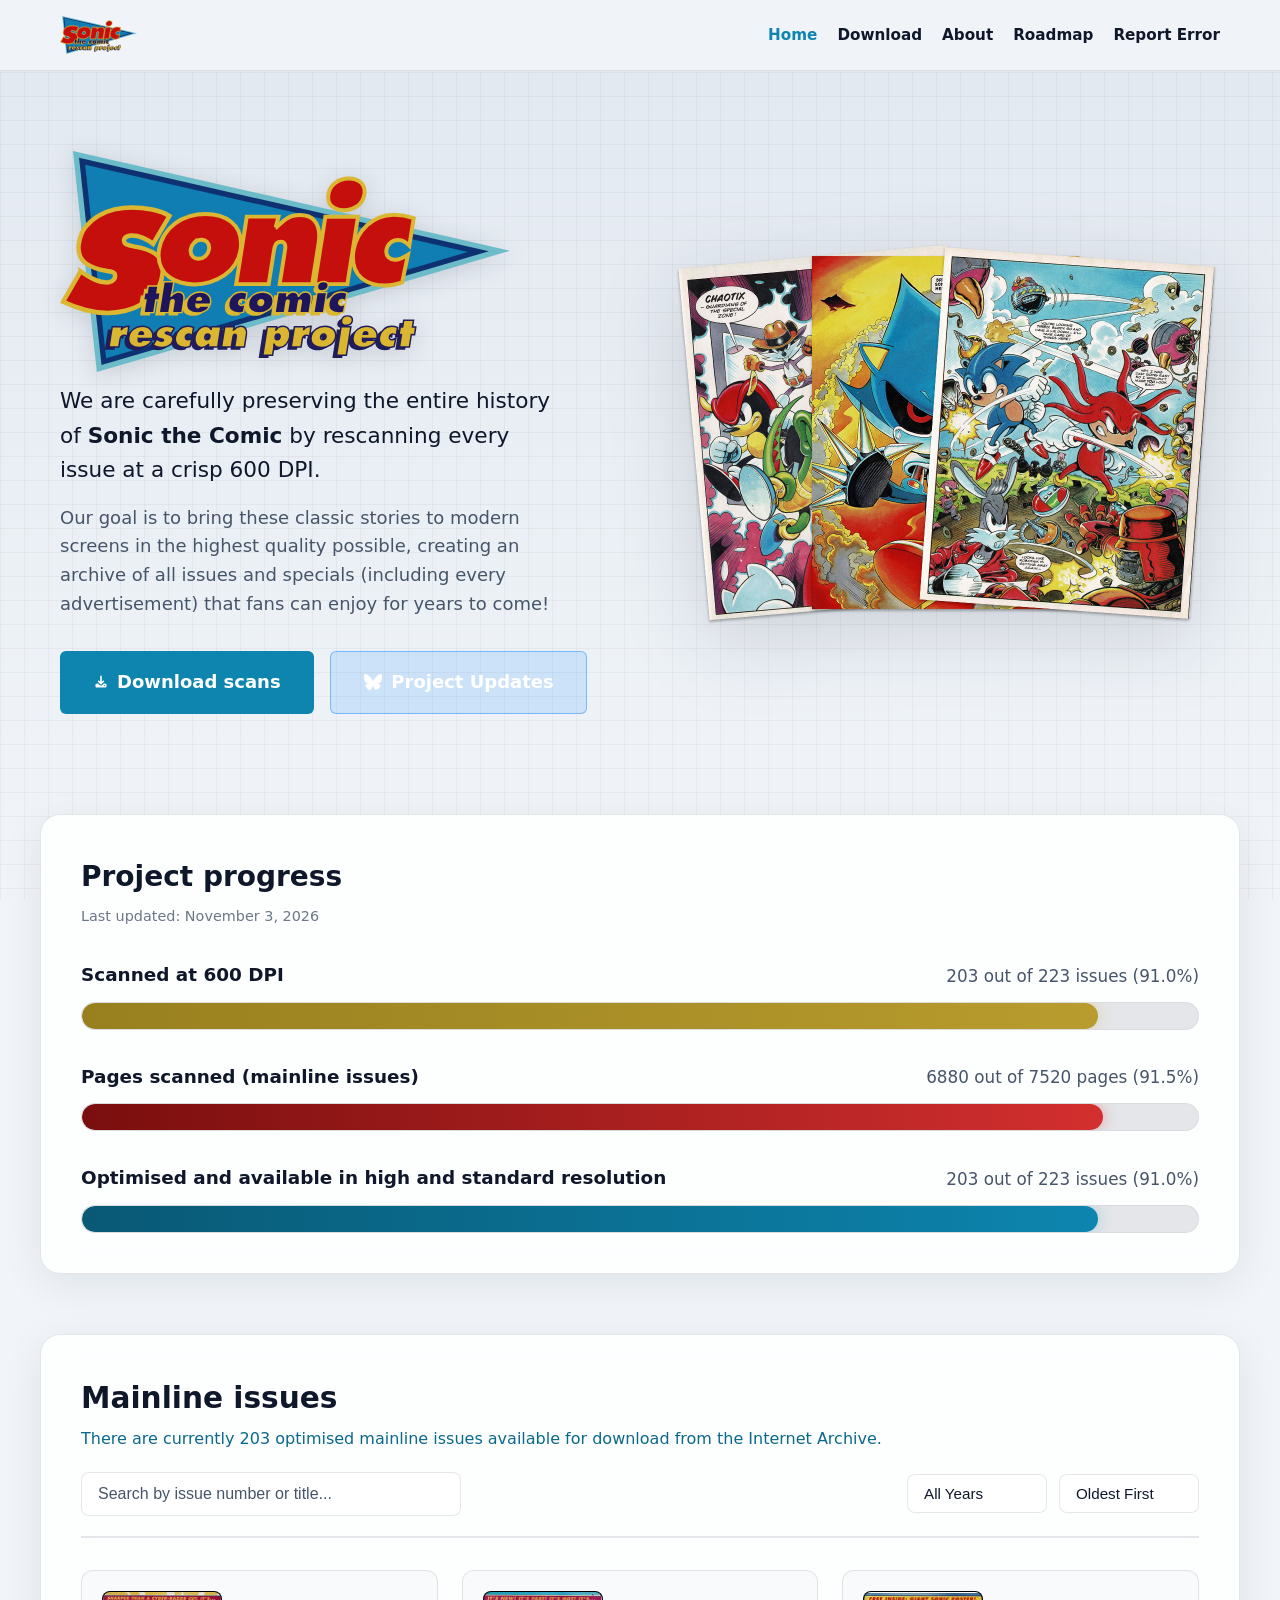
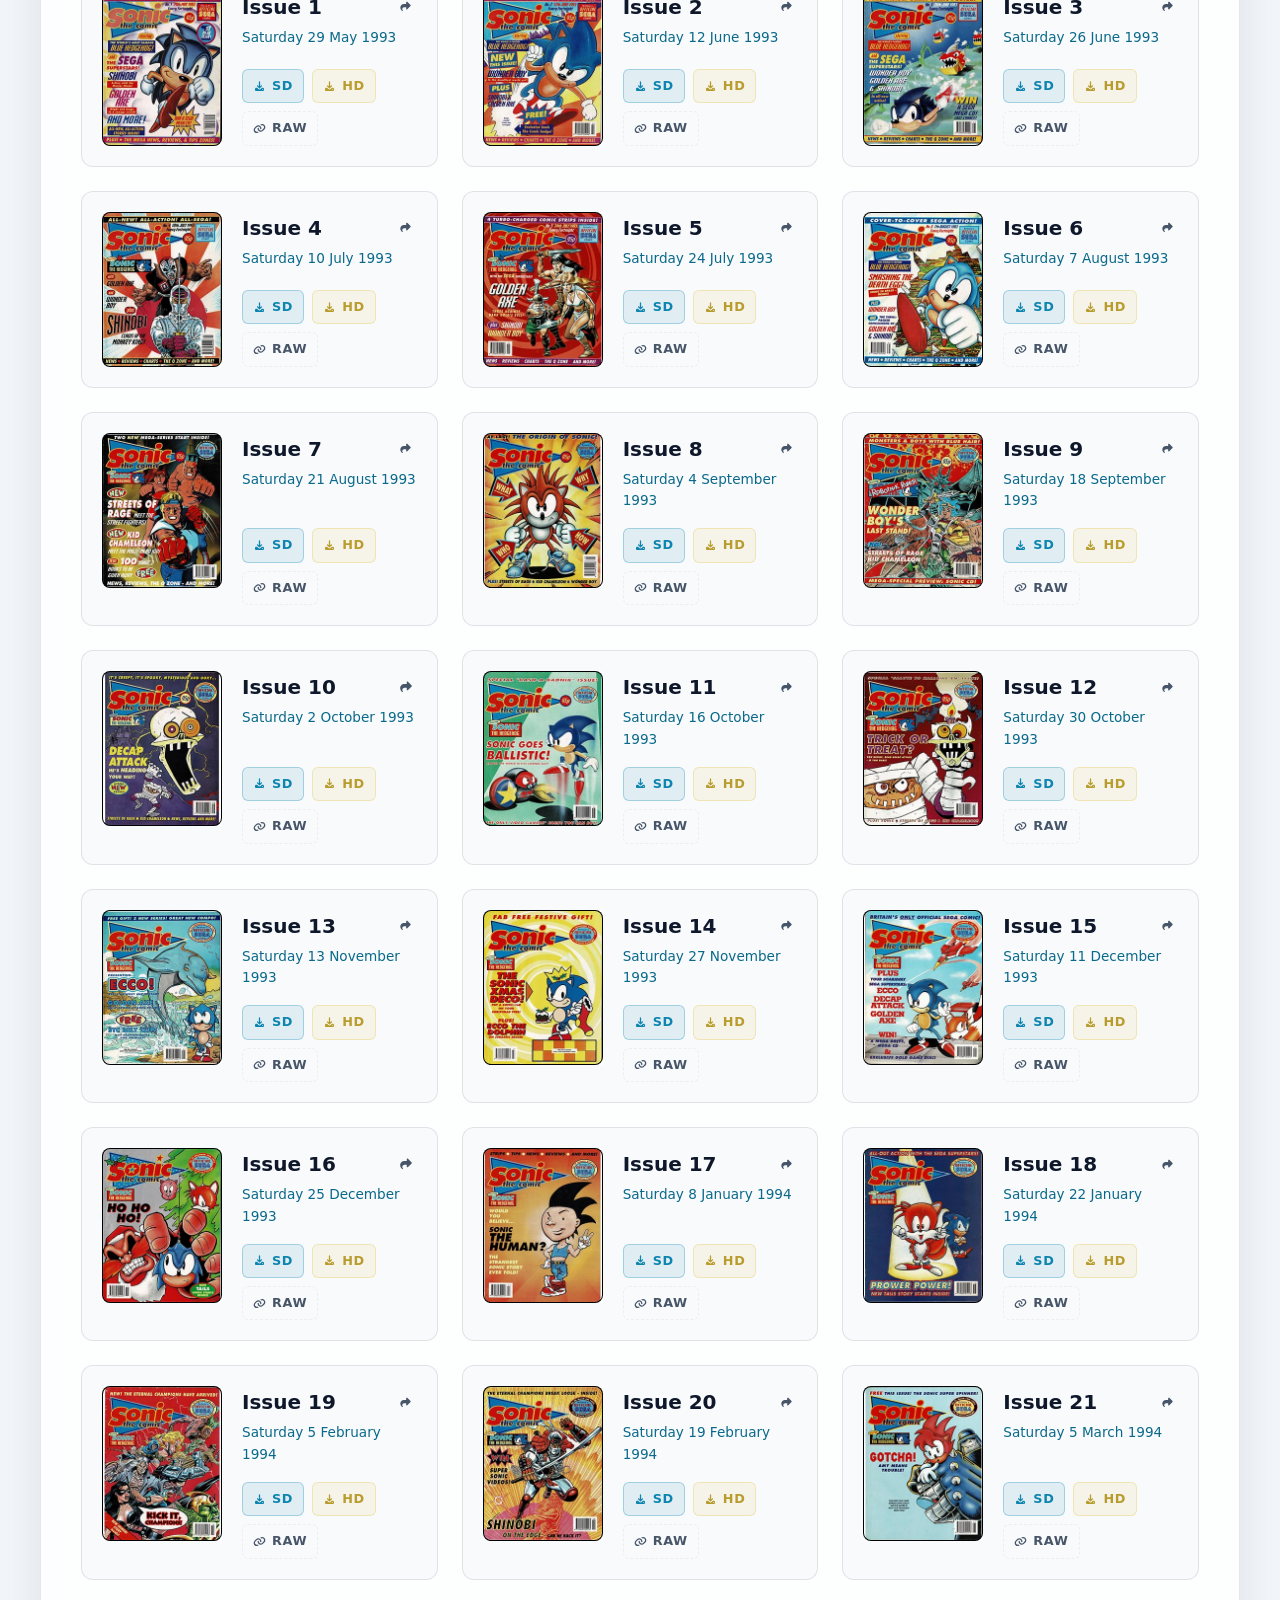
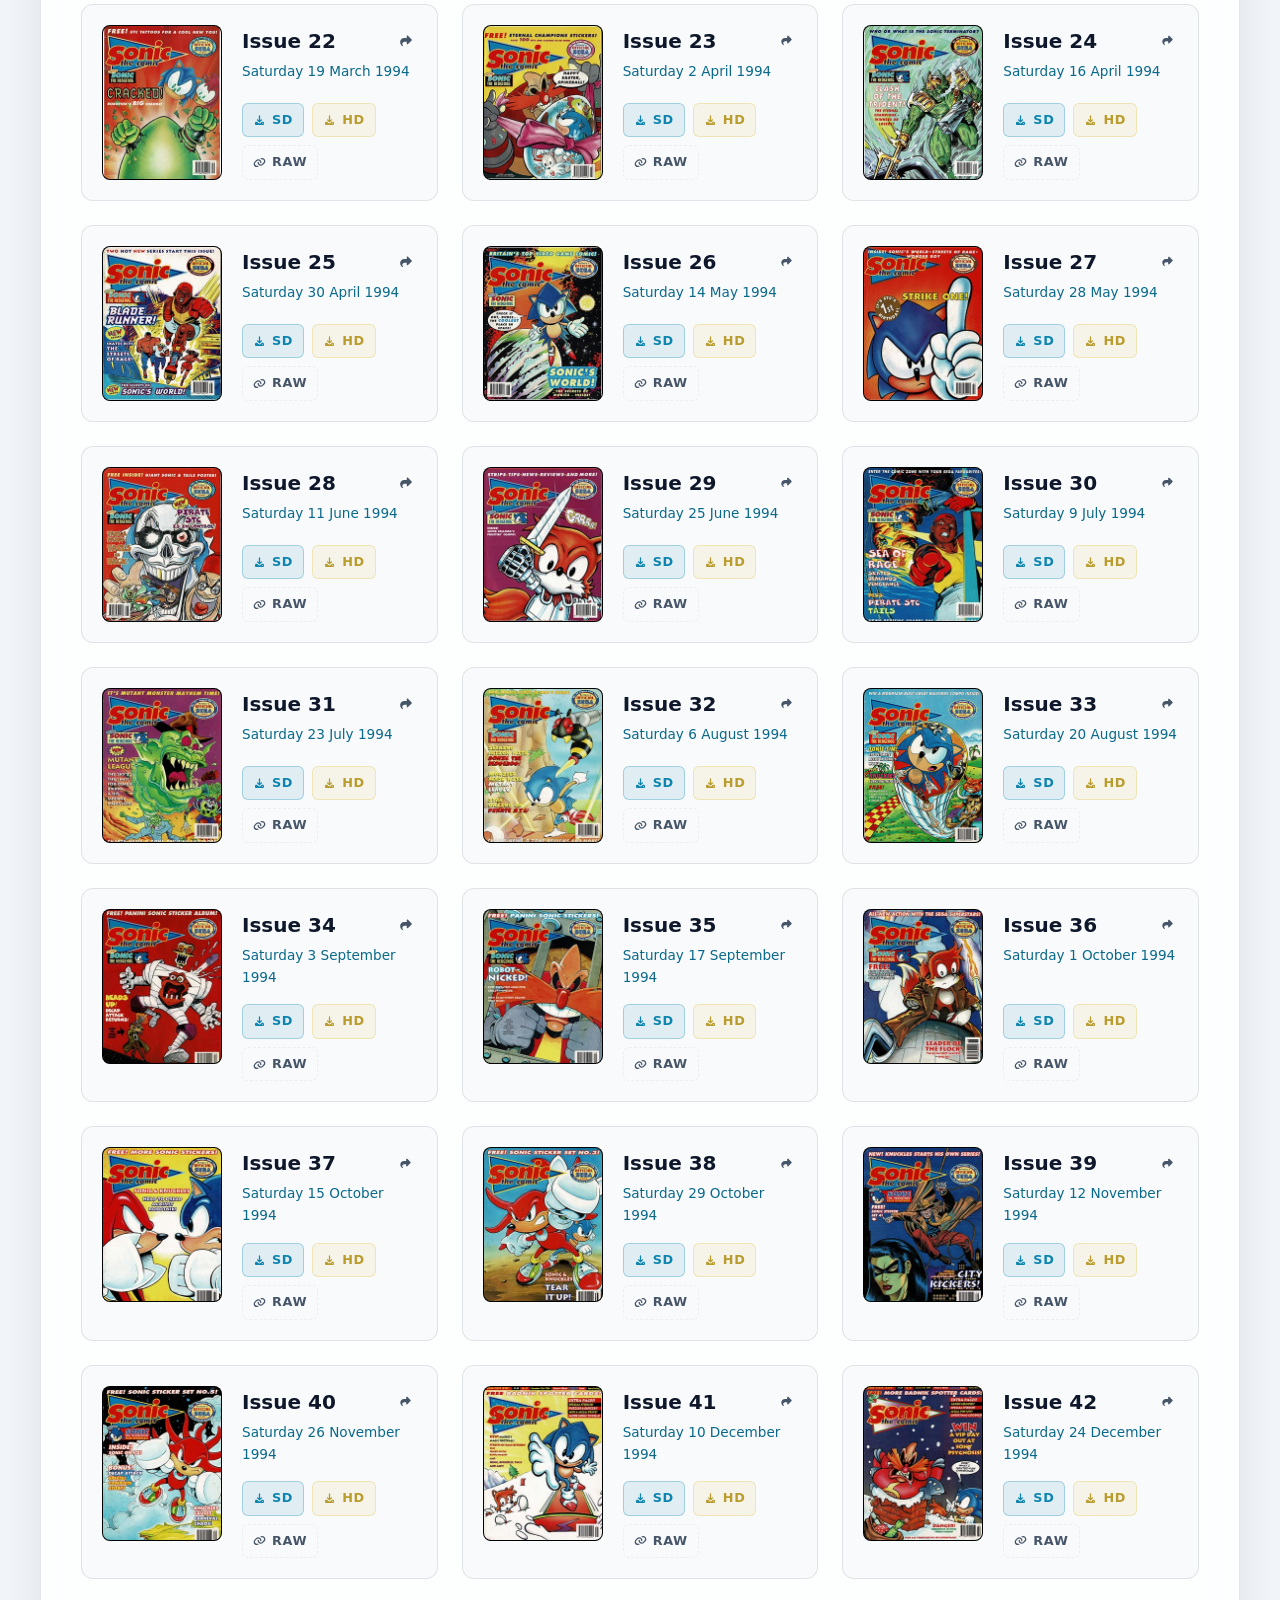
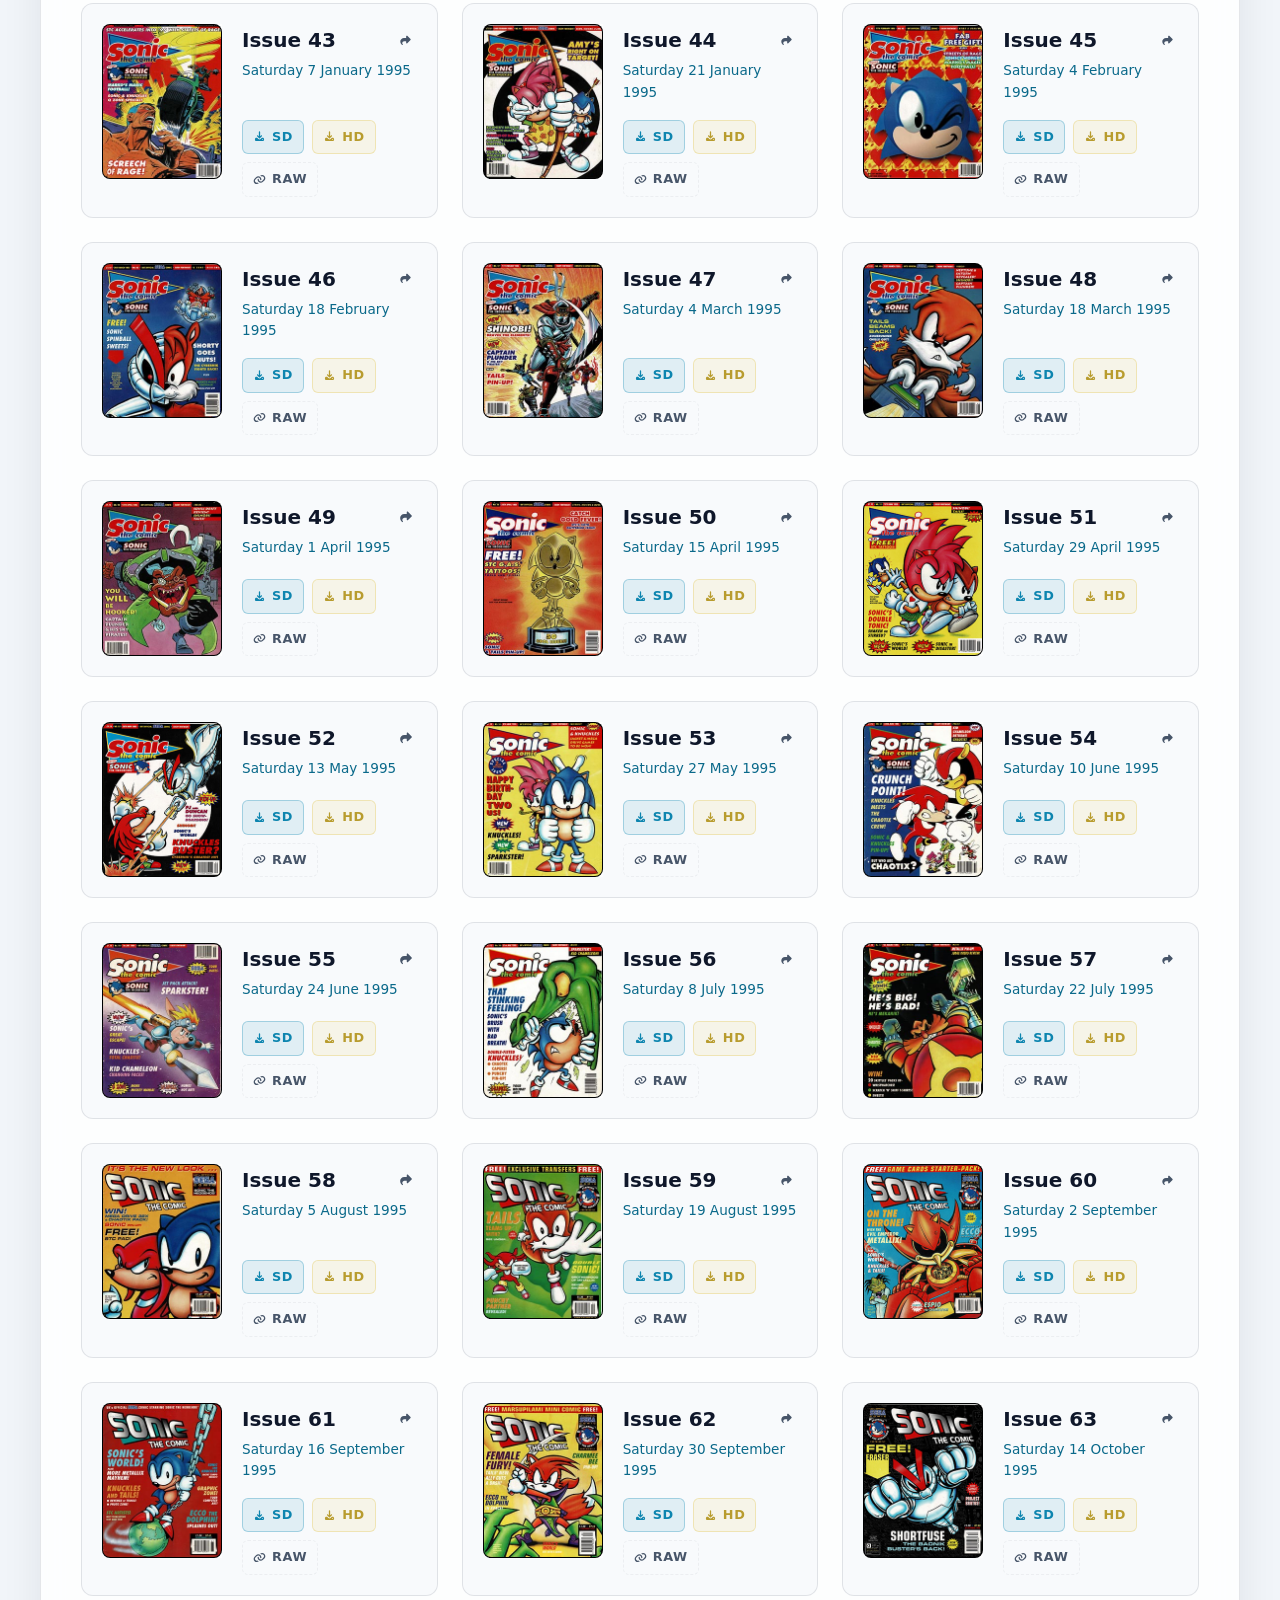
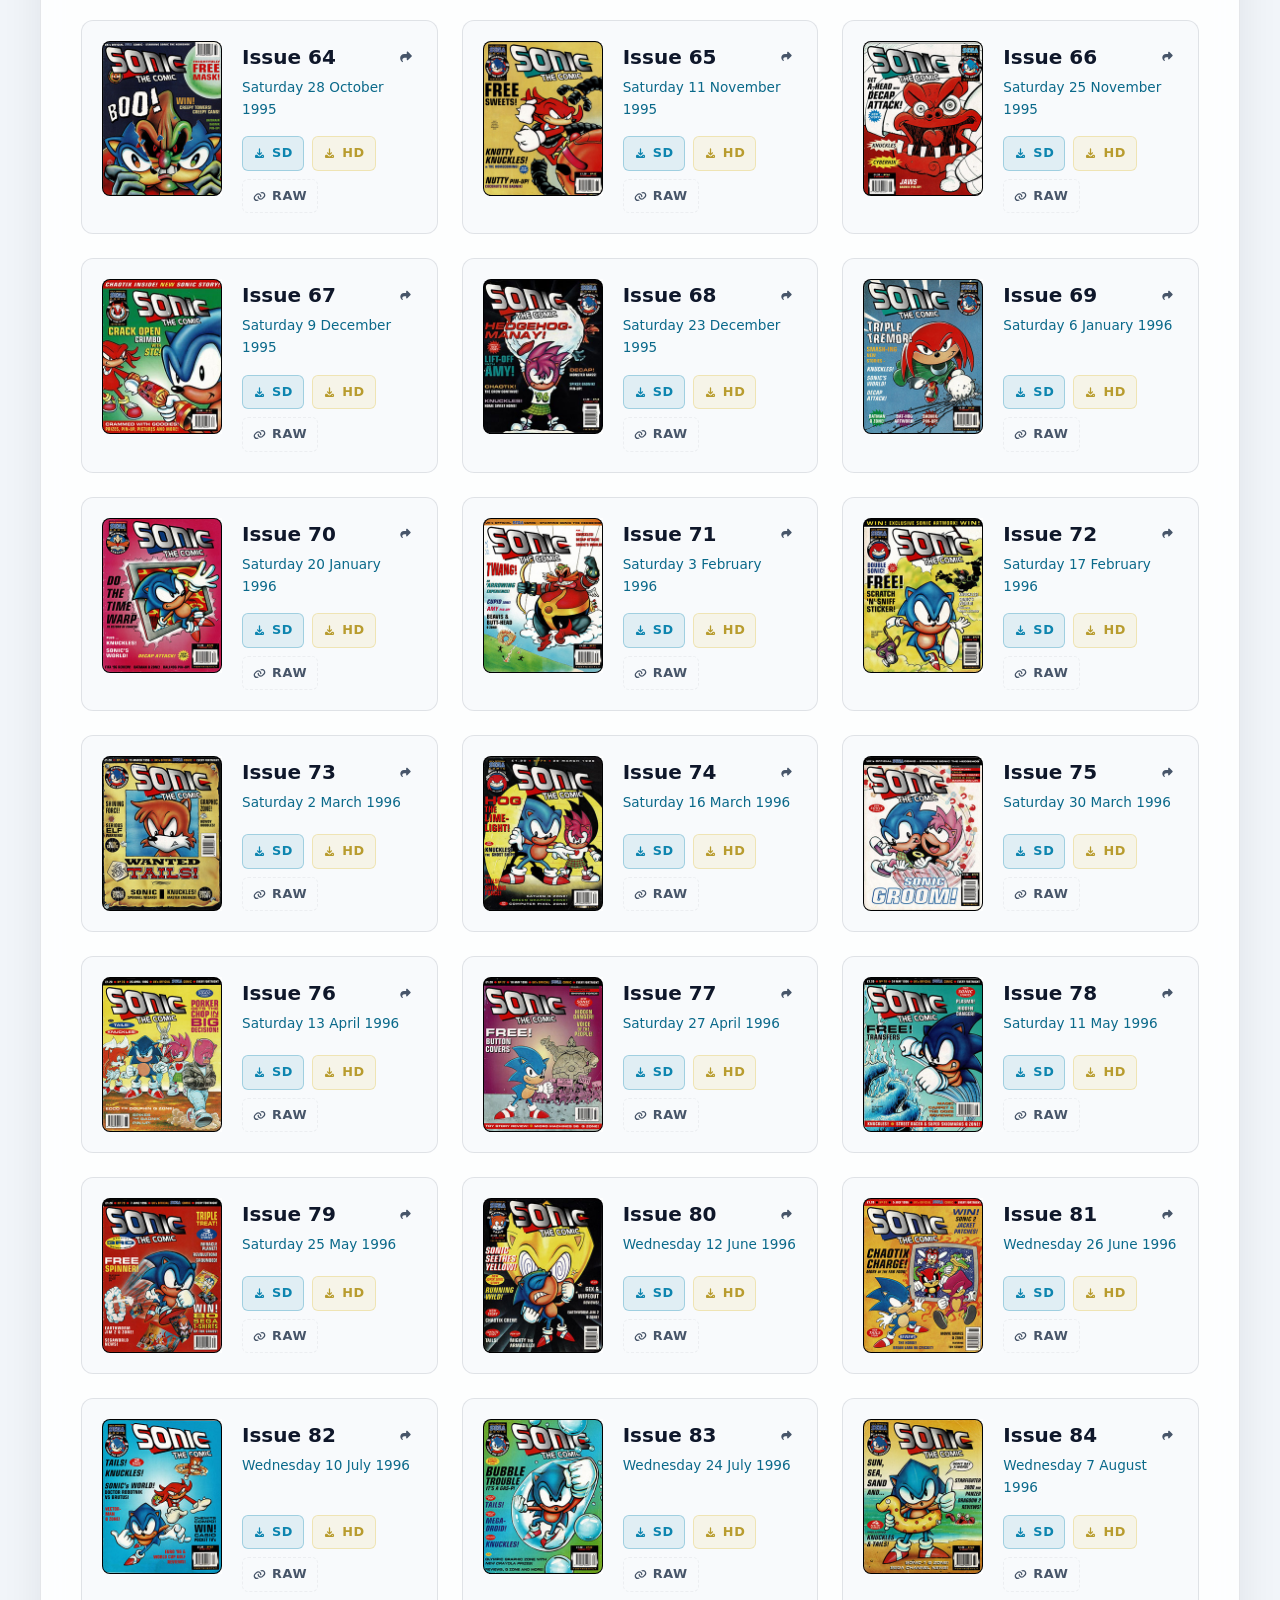
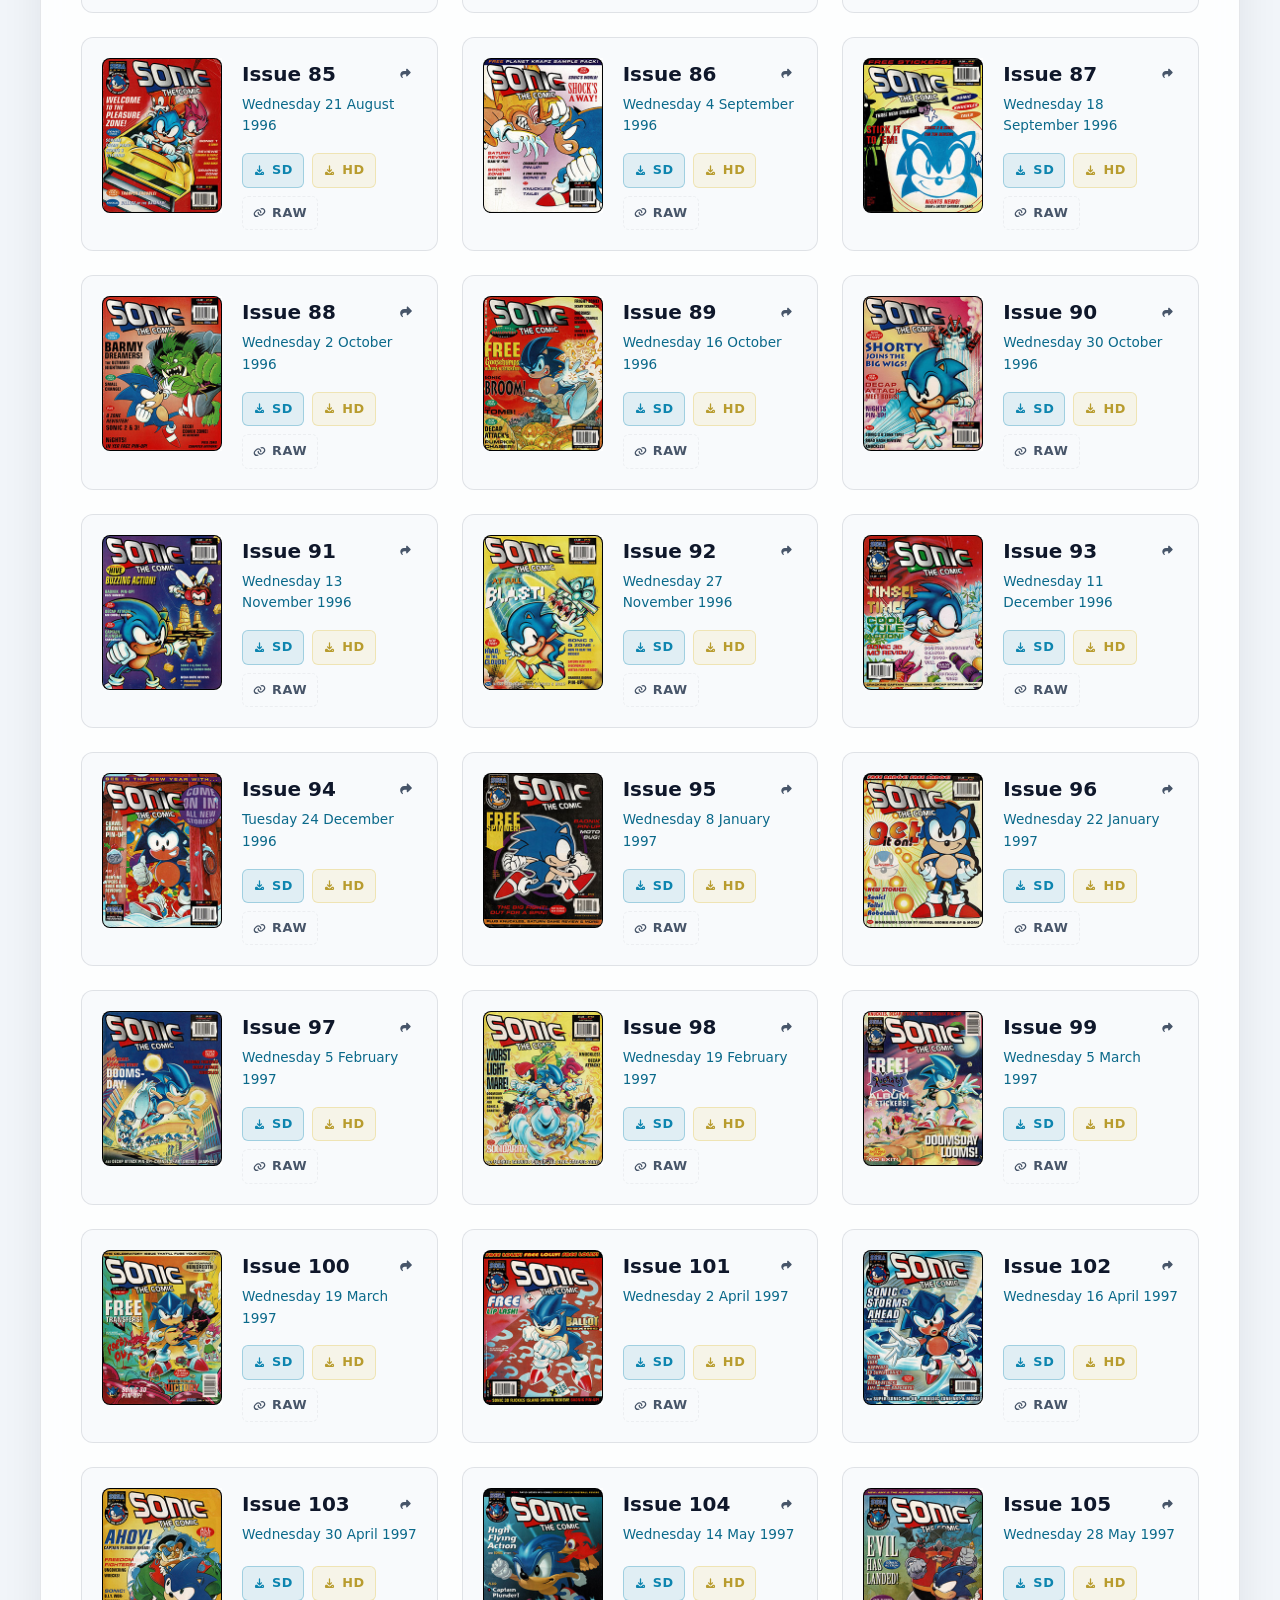
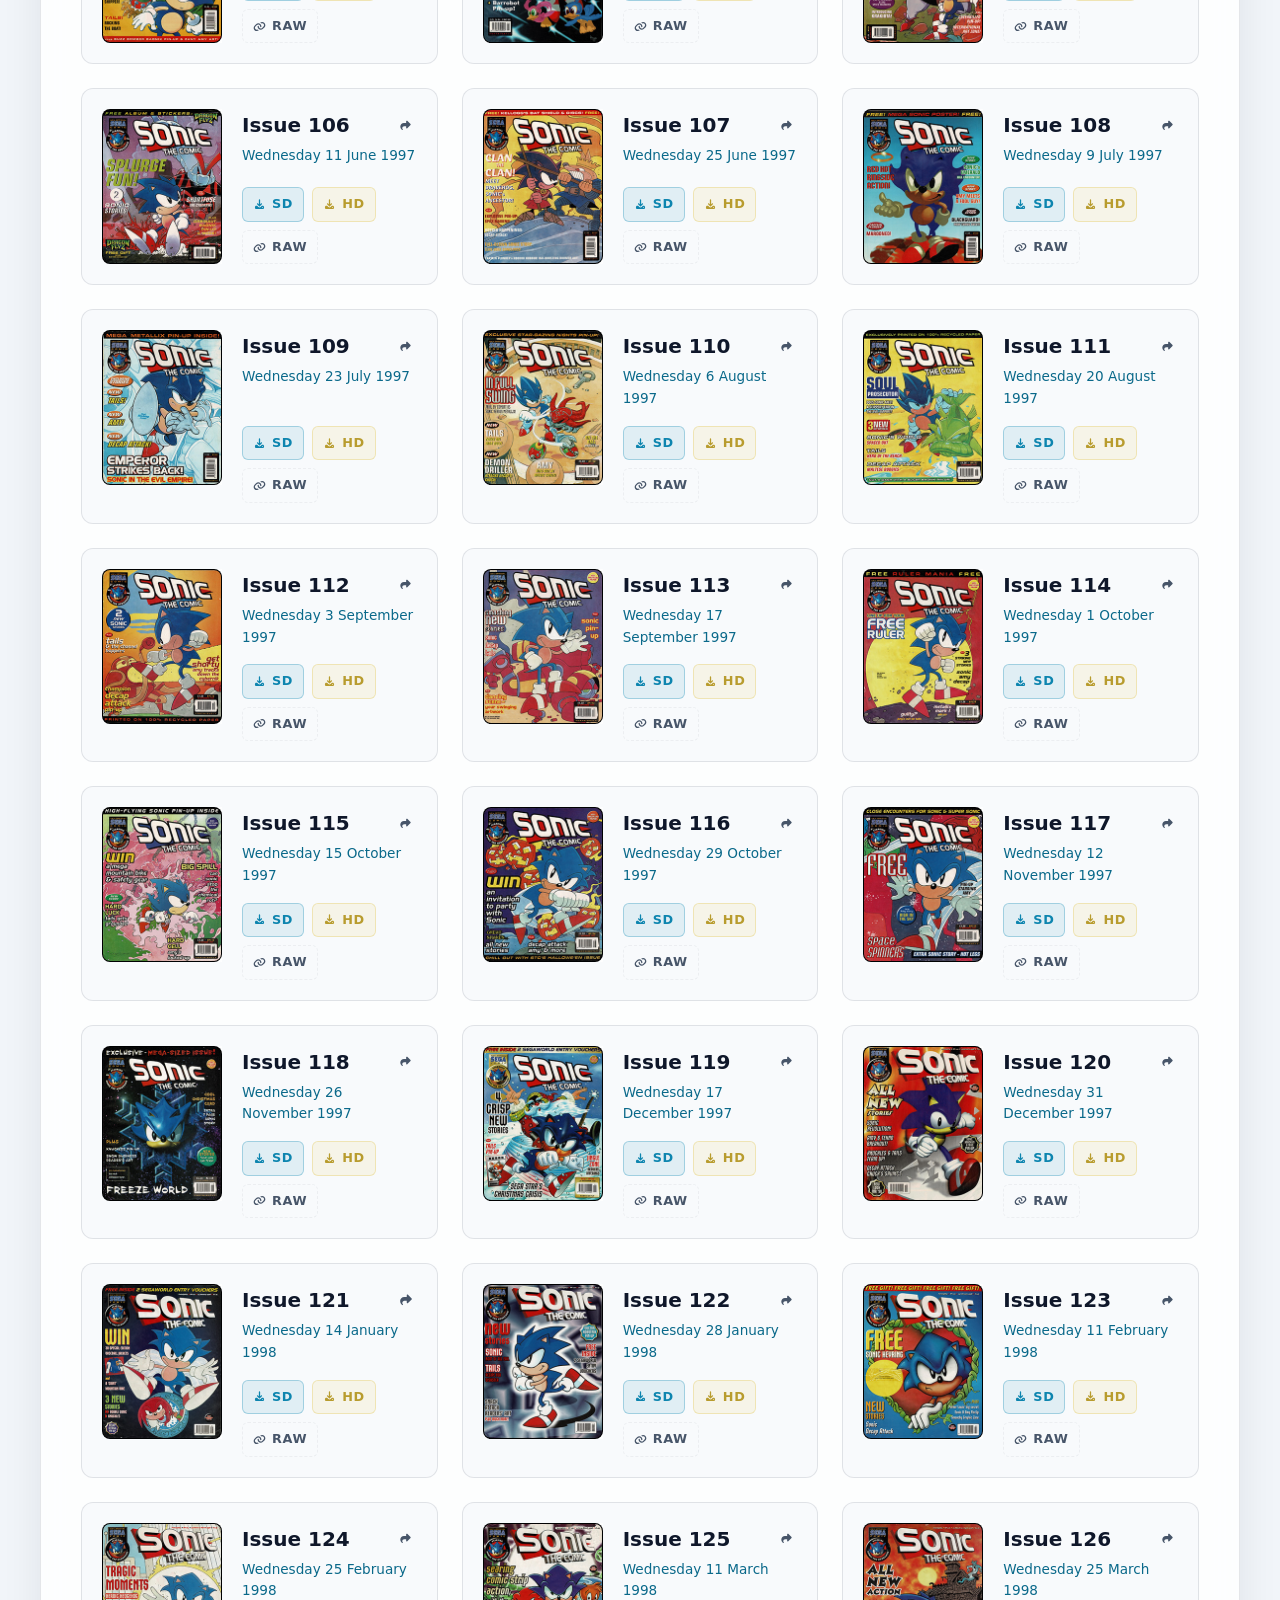
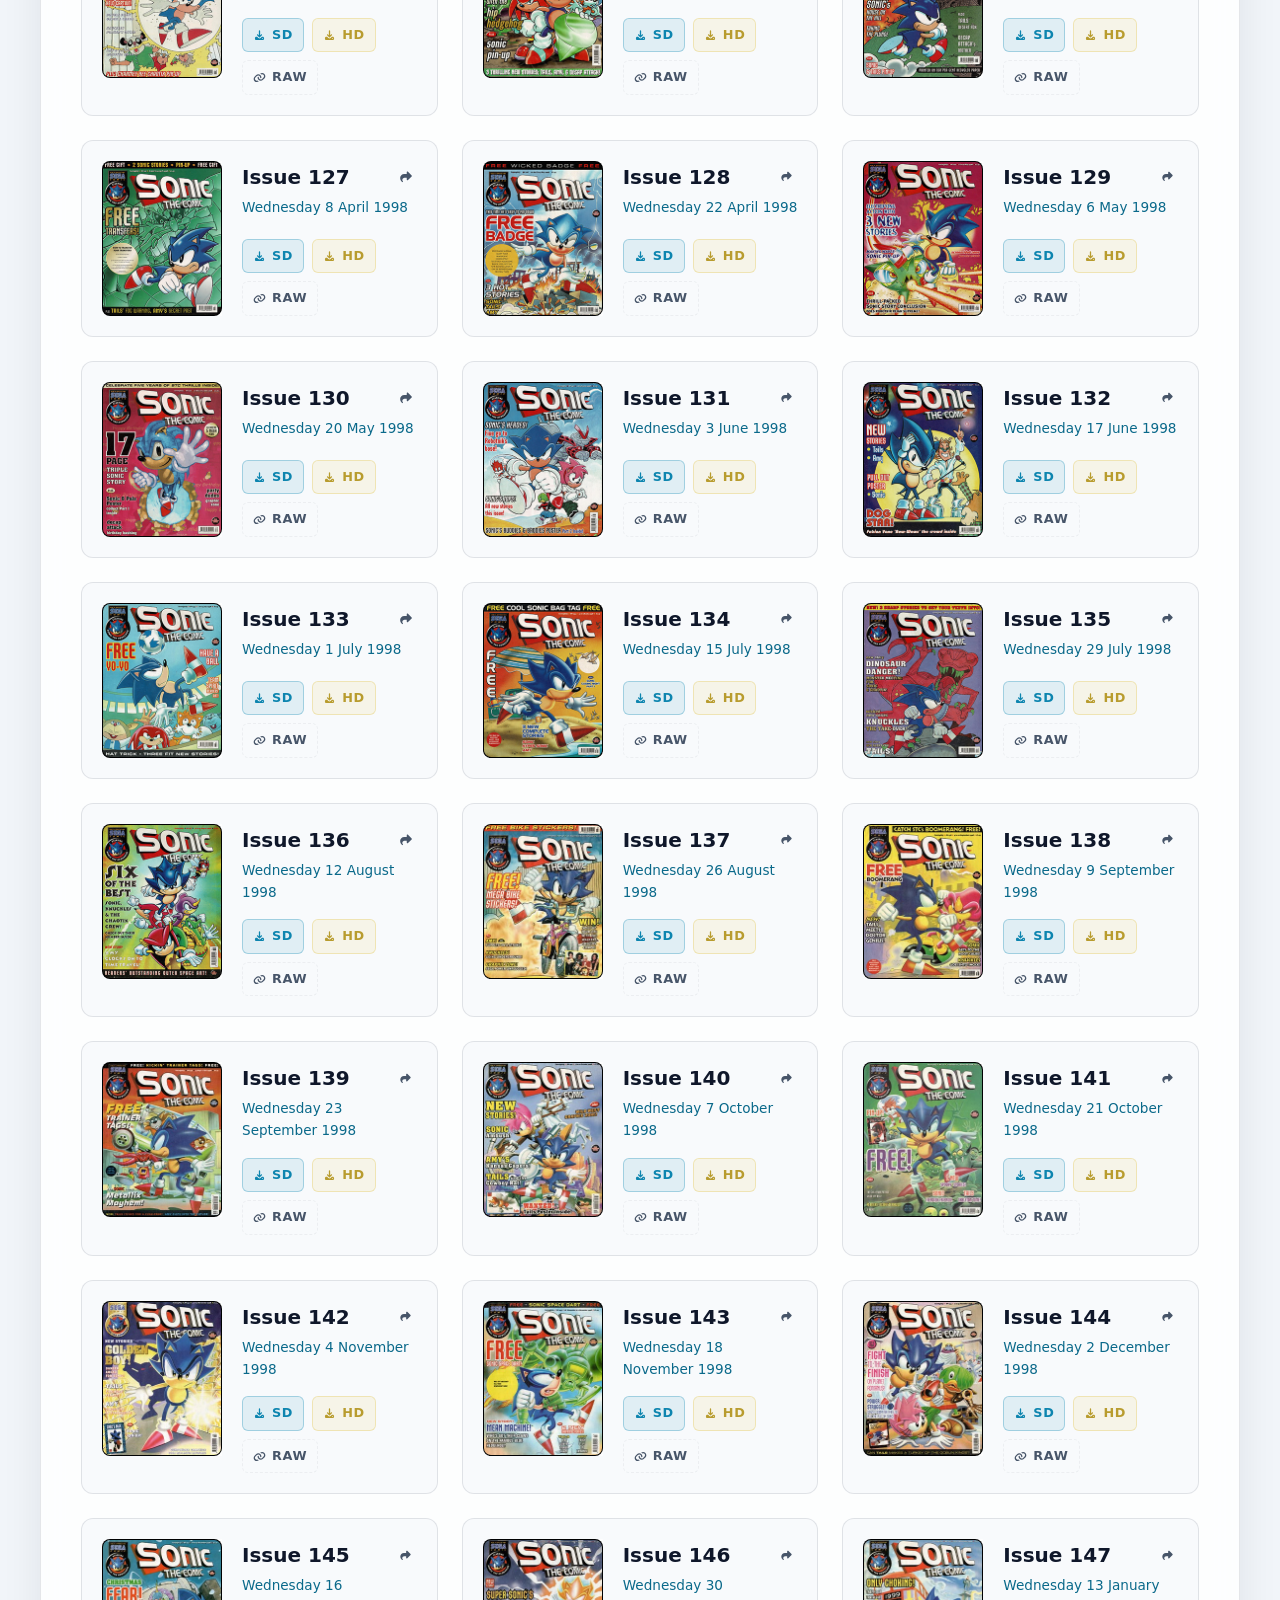
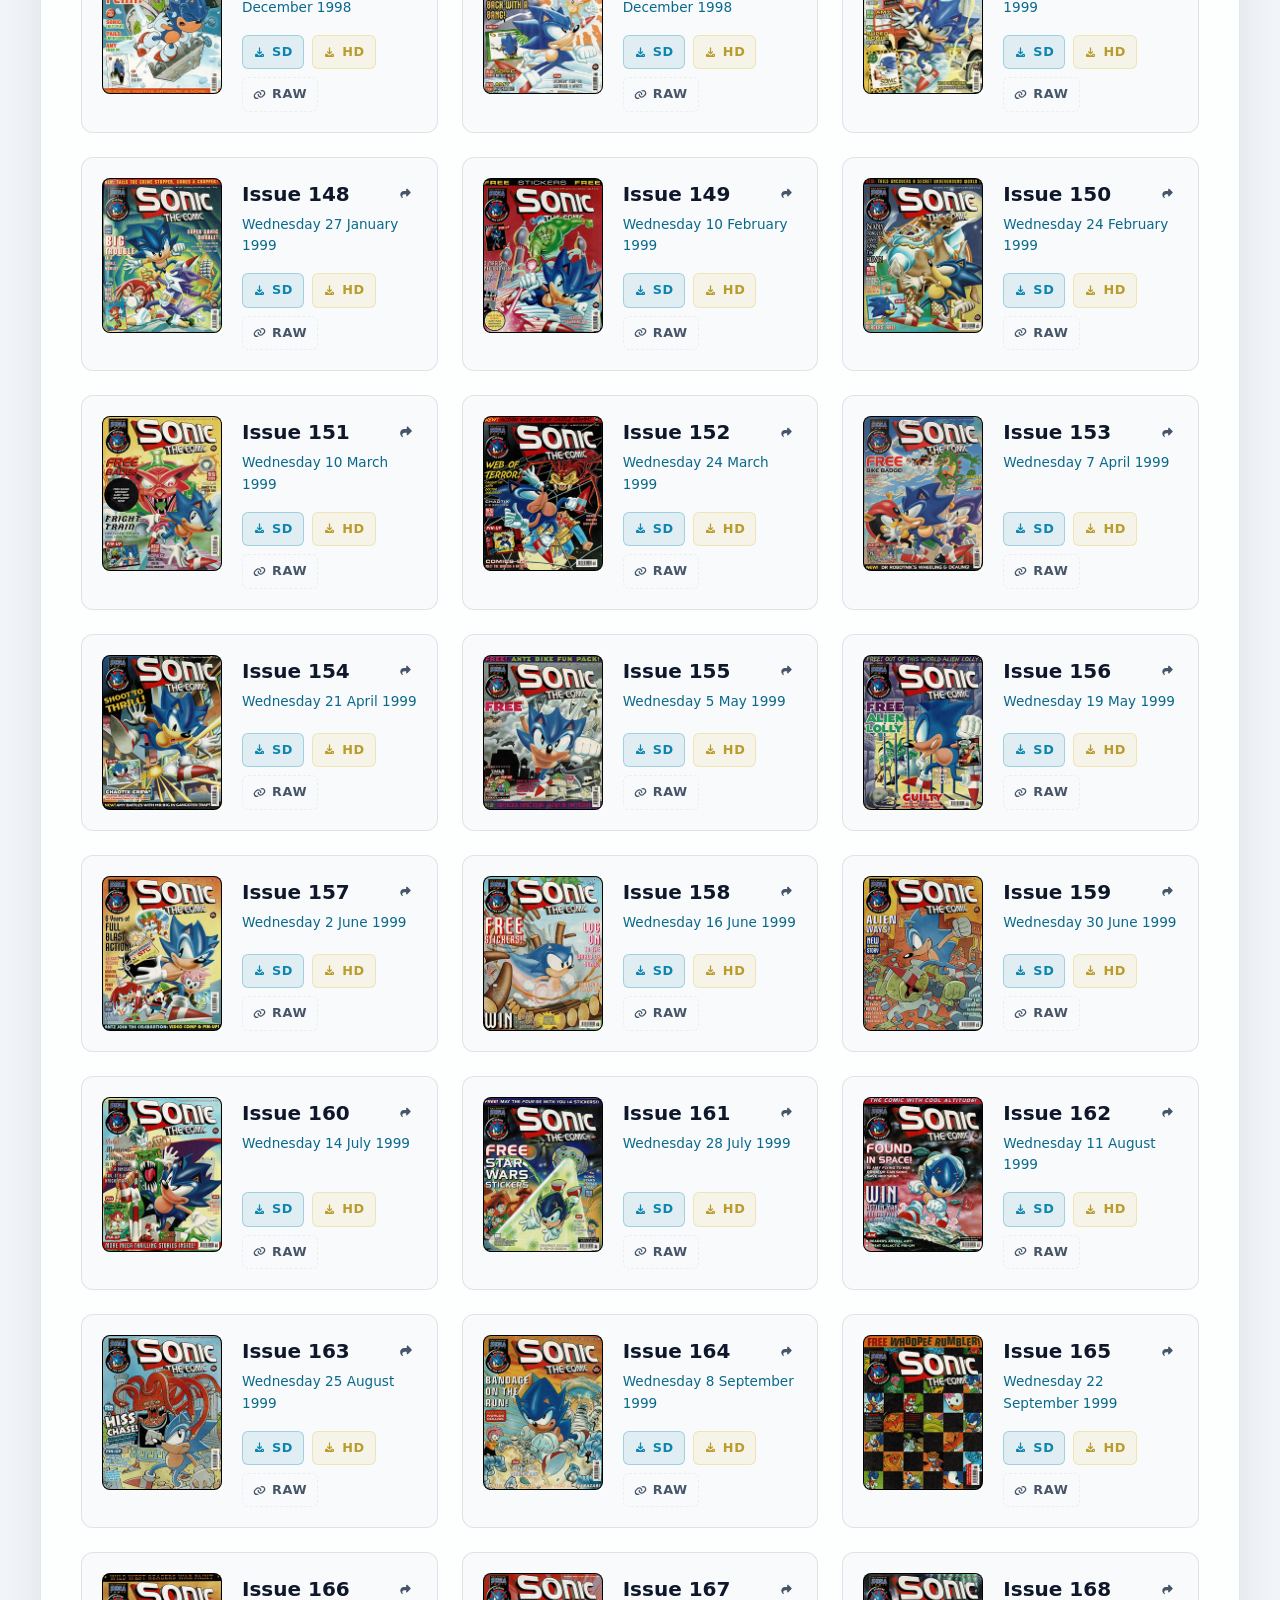
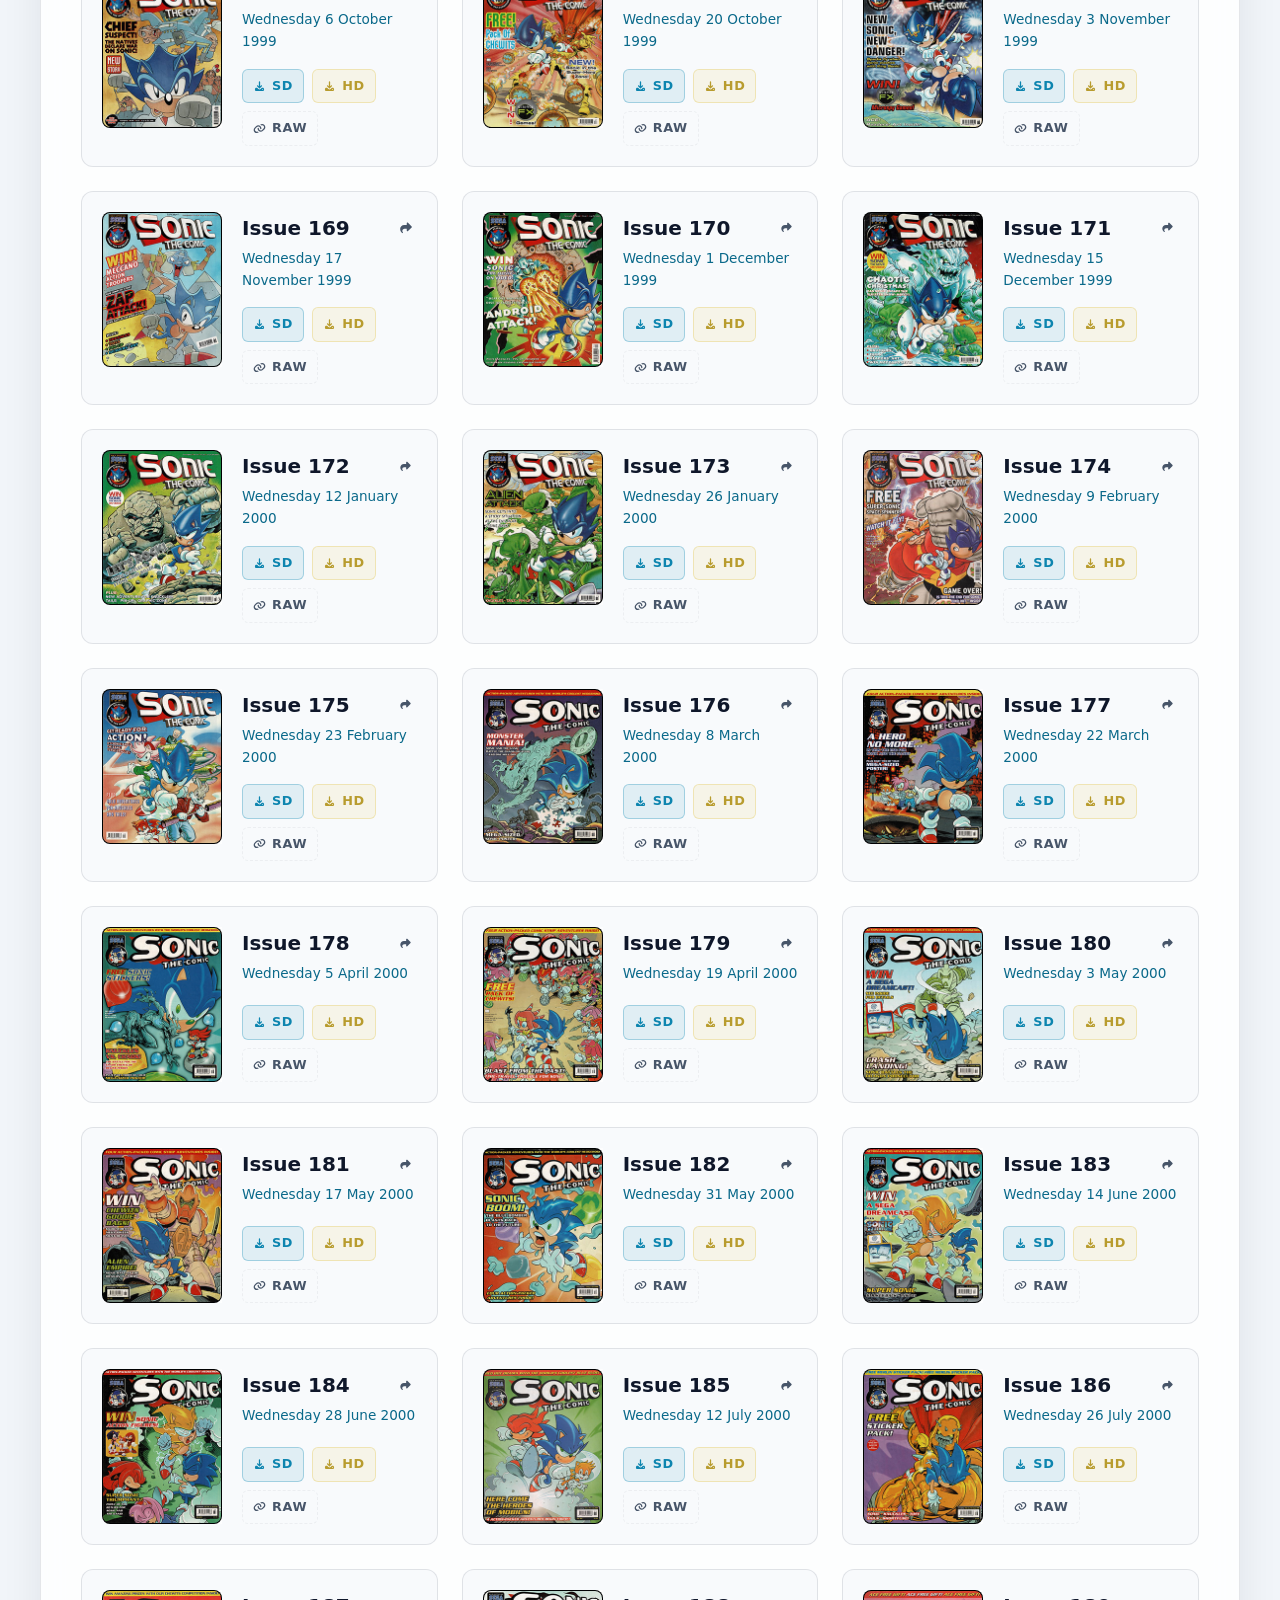
<file: index.html>
<!doctype html>
<html lang="en">
  <head>
    <meta charset="UTF-8" />
    <meta name="viewport" content="width=device-width, initial-scale=1.0" />

    <title>Sonic the Comic Rescan Project | High-Quality Fleetway STC Archive</title>
    <meta name="title" content="Sonic the Comic Rescan Project | High-Quality Fleetway STC Archive" />
    <meta name="description" content="Discover the ultimate Sonic the Comic archive. Download high-resolution, uncropped 600 DPI scans of Fleetway Editions' classic STC comics for free." />
    <meta name="keywords" content="sonic the comic, sonic the comic scans, stc scans, stc, fleetway sonic scans, fleetway editions, cbz downloads, retro gaming comics" />
    <meta name="author" content="Sonic the Comic Rescan Project" />
    <meta name="robots" content="index, follow" />
    
    <link rel="canonical" href="https://stcscans.zone/" />

    <!-- Open Graph / Facebook -->
    <meta property="og:type" content="website" />
    <meta property="og:url" content="https://stcscans.zone/" />
    <meta property="og:title" content="Sonic the Comic Rescan Project | High-Quality Fleetway STC Archive" />
    <meta property="og:description" content="Discover the ultimate Sonic the Comic archive. Download high-resolution, uncropped 600 DPI scans of Fleetway Editions' classic STC comics for free." />
    <meta property="og:image" content="https://stcscans.zone/images/stc-example.png" />

    <!-- Twitter -->
    <meta name="twitter:card" content="summary_large_image" />
    <meta name="twitter:url" content="https://stcscans.zone/" />
    <meta name="twitter:title" content="Sonic the Comic Rescan Project | High-Quality Fleetway STC Archive" />
    <meta name="twitter:description" content="Discover the ultimate Sonic the Comic archive. Download high-resolution, uncropped 600 DPI scans of Fleetway Editions' classic STC comics for free." />
    <meta name="twitter:image" content="https://stcscans.zone/images/stc-example.png" />

    <meta name="theme-color" content="#060b14" />
    
    <!-- Schema.org JSON-LD -->
    <script type="application/ld+json">
    {
      "@context": "https://schema.org",
      "@type": "WebSite",
      "name": "Sonic the Comic Rescan Project",
      "url": "https://stcscans.zone/",
      "description": "High-resolution digital archive of Fleetway's Sonic the Comic."
    }
    </script>
    <link rel="apple-touch-icon" sizes="180x180" href="images/apple-touch-icon.png" />
    <link rel="icon" type="image/png" sizes="32x32" href="images/favicon-32x32.png" />
    <link rel="icon" type="image/png" sizes="16x16" href="images/favicon-16x16.png" />
    <link rel="manifest" href="images/site.webmanifest" />

    <link rel="stylesheet" href="style.css" />
  </head>
  <body>
    <header class="site-header">
      <div class="container site-header-container">
        <a href="index.html" class="logo-link">
          <img src="images/stc-rp-logo.svg" alt="Sonic the Comic Rescan Project Logo" class="site-logo" />
        </a>
        <button class="hamburger-menu" id="hamburger-menu" aria-label="Toggle navigation">
          <span class="hamburger-bar"></span>
          <span class="hamburger-bar"></span>
          <span class="hamburger-bar"></span>
        </button>
        
        <nav class="site-nav">
          <ul>
            <li><a class="active" href="index.html">Home</a></li>
            <li><a href="downloads.html">Download</a></li>
            <li><a href="about.html">About</a></li>
            <li><a href="roadmap.html">Roadmap</a></li>
            <li><a href="error-report.html">Report Error</a></li>
          </ul>
        </nav>
      </div>
    </header>

    <header class="hero">
      <div class="container hero-container">
        <div class="hero-content">
          <img
            src="images/stc-rp-logo.svg"
            alt="Sonic the Comic Rescan Project Logo"
            class="hero-logo"
          />

          <p class="lead">
            We are carefully preserving the entire history of
            <strong>Sonic&nbsp;the&nbsp;Comic</strong> by rescanning every issue
            at a crisp 600&nbsp;DPI.
          </p>
          <p>
            Our goal is to bring these classic stories to modern screens in the
            highest quality possible, creating an archive of all issues and
            specials (including every advertisement) that fans can enjoy for
            years to come!
          </p>

          <div class="hero-buttons">
            <a href="downloads.html" class="btn btn-primary btn-inline btn-large"
              ><span class="icon-download icon-download-large"></span>Download scans</a
            >
            <a
              href="https://bsky.app/profile/stcscans.bsky.social"
              target="_blank"
              rel="noopener noreferrer"
              class="btn btn-secondary btn-inline btn-large btn-bluesky"
            >
              <span class="icon icon-bluesky"></span> Project Updates
            </a>
          </div>
        </div>
        <div class="hero-visual">
          <img
            src="images/pages-1100x766.png"
            alt="Multiple full splash pages from Sonic the Comic"
            class="hero-mockup"
          />
        </div>
      </div>
    </header>

    

    <section class="progress-section container">
      <div class="progress-header">
        <h2>Project progress</h2>
        <p id="last-updated-text" class="last-updated">Last updated: ...</p>
      </div>

      <div class="progress-item">
        <div class="progress-labels">
          <span>Scanned at 600 DPI</span>
          <span id="scanned-progress-text">Calculating...</span>
        </div>
        <div class="progress-track" aria-hidden="true">
          <div
            class="progress-fill scanned-fill"
            id="scanned-progress-fill"
          ></div>
        </div>
      </div>

      <div class="progress-item">
        <div class="progress-labels">
          <span>Pages scanned (mainline issues)</span>
          <span id="pages-progress-text">Calculating...</span>
        </div>
        <div class="progress-track" aria-hidden="true">
          <div class="progress-fill pages-fill" id="pages-progress-fill"></div>
        </div>
      </div>

      <div class="progress-item">
        <div class="progress-labels">
          <span>Optimised and available in high and standard resolution</span>
          <span id="optimised-progress-text">Calculating...</span>
        </div>
        <div class="progress-track" aria-hidden="true">
          <div
            class="progress-fill optimised-fill"
            id="optimised-progress-fill"
          ></div>
        </div>
      </div>
    </section>

    

    <main class="main-wrapper">
      <section class="content-panel container" id="downloads">
        <div class="section-header filter-header">
          <div class="section-title">
            <h2>Mainline issues</h2>
            <p id="issue-count-display">Loading issues...</p>
          </div>
          <div class="controls-container">
            <div class="search-container">
              <input
                type="text"
                id="search-input"
                class="search-input"
                placeholder="Search by issue number or title..."
                aria-label="Search issues"
              />
            </div>
            <div class="filters-container">
              <select
                id="year-filter"
                class="filter-select"
                aria-label="Filter by year"
              >
                <option value="all">All Years</option>
              </select>
              <select
                id="sort-filter"
                class="filter-select"
                aria-label="Sort issues"
              >
                <option value="asc">Oldest First</option>
                <option value="desc">Newest First</option>
              </select>
            </div>
          </div>
        </div>

        <div class="grid" id="issue-grid" aria-label="Comic Issues Grid"></div>

        <div class="empty-state hidden" id="empty-state">
          <p>No issues found for your search criteria.</p>
          <button
            class="btn btn-secondary clear-filters-btn hidden"
            class="mt-16"
          >
            Clear Search & Filters
          </button>
        </div>
      </section>

      <section class="content-panel container" id="specials">
        <div class="section-header">
          <div class="section-title">
            <h2>Special editions & spin-offs</h2>
            <p>Holiday specials, poster magazines, and extra publications.</p>
          </div>
        </div>

        <div
          class="grid"
          id="specials-grid"
          aria-label="Special Issues Grid"
        ></div>

        <div class="empty-state hidden" id="specials-empty-state">
          <p>No special issues matching your search criteria.</p>
          <button
            class="btn btn-secondary clear-filters-btn hidden"
            class="mt-16"
          >
            Clear Search & Filters
          </button>
        </div>
      </section>

      
    </main>

    <button
      id="back-to-top"
      class="back-to-top"
      aria-label="Scroll back to top"
    >
      <span class="icon icon-arrow-up icon-lg"></span>
    </button>

    <footer>
      <div class="container footer-container">
        <div class="contact-box" id="contribute">
          <h3>Want to help or follow updates?</h3>
          <p>
            Have the original issues, access to an A3 scanner, and want to help?
            Find us on the Sonic the Comic the Podcast Discord. All
            contributions are welcome! You can also follow our Bluesky for
            project announcements and new rescan updates.
          </p>
          <div class="contact-actions">
            <a
              href="https://bsky.app/profile/stcscans.bsky.social"
              target="_blank"
              rel="noopener noreferrer"
              class="btn btn-primary btn-inline btn-large btn-bluesky"
            >
              <span class="icon icon-bluesky"></span> Follow @stcscans on
              Bluesky
            </a>
            <a
              href="https://discord.gg/Kw7cerWusg"
              target="_blank"
              rel="noopener noreferrer"
              class="btn btn-secondary btn-inline btn-large"
              >Join the Discord</a
            >
          </div>
        </div>

        <div class="footer-bottom">
          <p>
            Sonic the Comic and all associated characters are &copy; Sega and
            Fleetway Editions. This is a non-profit fan archival project. We do
            not own the rights to this material.
          </p>
          <a
            href="https://archive.org/details/@shoopkid/lists/1/sonic-the-comic---600-dpi?sort=date"
            target="_blank"
            rel="noopener noreferrer"
            >View 600 DPI raw master scans</a
          >
        </div>
      </div>
    </footer>

    <script src="script.js"></script>
  </body>
</html>
</file>
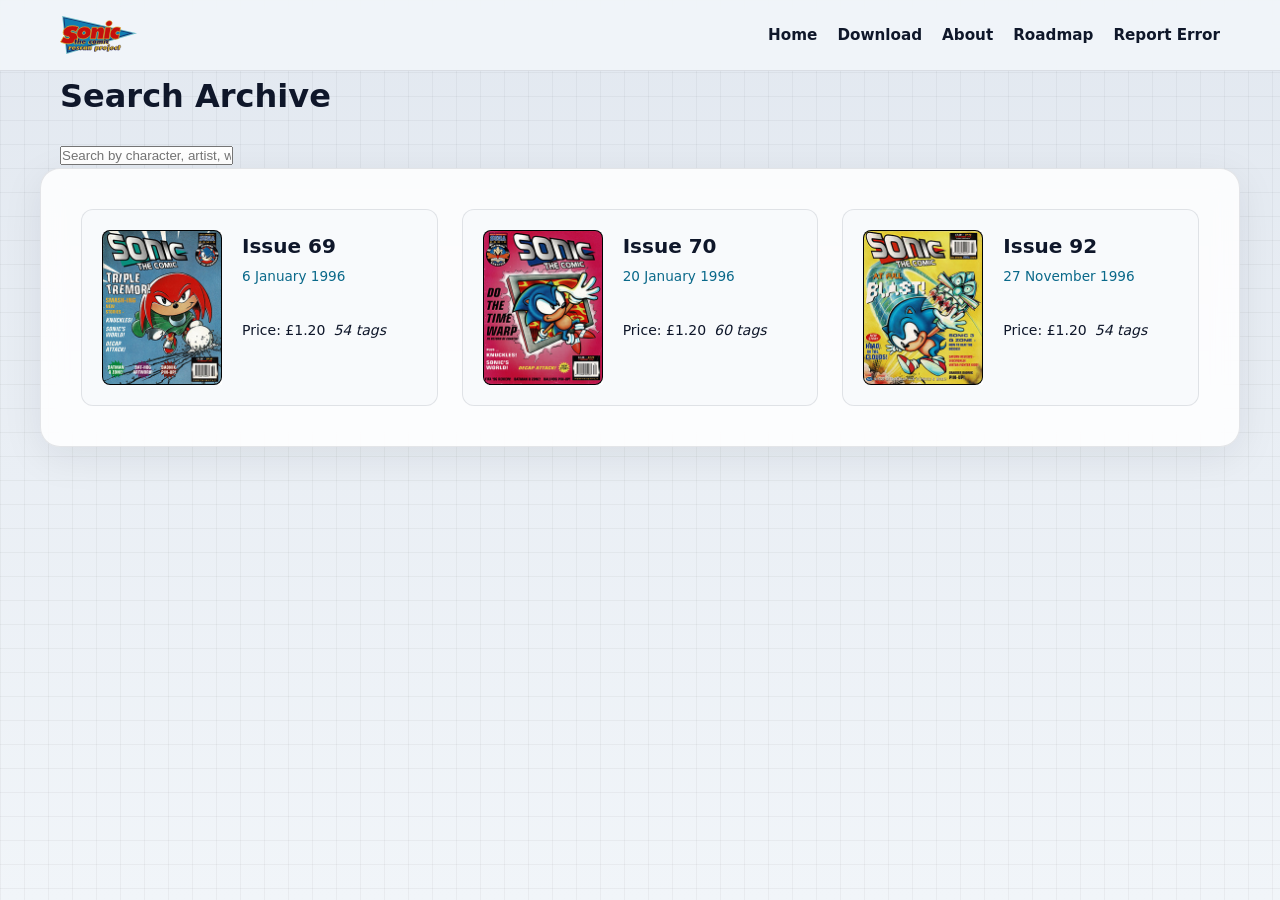
<file: search/index.html>
<!DOCTYPE html>
<html lang="en">
<head>
    <meta charset="UTF-8" />
    <meta name="viewport" content="width=device-width, initial-scale=1.0" />

    <title>Search the STC Archive | Sonic the Comic Rescan</title>
    <meta name="title" content="Search the STC Archive | Sonic the Comic Rescan" />
    <meta name="description" content="Search for your favourite stories, writers, artists, and characters across the entire run of Fleetway's Sonic the Comic." />
    <meta name="keywords" content="sonic the comic, sonic the comic scans, stc scans, stc, fleetway sonic scans, fleetway editions, cbz downloads, retro gaming comics" />
    <meta name="author" content="Sonic the Comic Rescan Project" />
    <meta name="robots" content="index, follow" />
    
    <link rel="canonical" href="https://stcscans.zone/search/" />

    <!-- Open Graph / Facebook -->
    <meta property="og:type" content="website" />
    <meta property="og:url" content="https://stcscans.zone/search/" />
    <meta property="og:title" content="Search the STC Archive | Sonic the Comic Rescan" />
    <meta property="og:description" content="Search for your favourite stories, writers, artists, and characters across the entire run of Fleetway's Sonic the Comic." />
    <meta property="og:image" content="https://stcscans.zone/images/stc-example.png" />

    <!-- Twitter -->
    <meta name="twitter:card" content="summary_large_image" />
    <meta name="twitter:url" content="https://stcscans.zone/search/" />
    <meta name="twitter:title" content="Search the STC Archive | Sonic the Comic Rescan" />
    <meta name="twitter:description" content="Search for your favourite stories, writers, artists, and characters across the entire run of Fleetway's Sonic the Comic." />
    <meta name="twitter:image" content="https://stcscans.zone/images/stc-example.png" />

    <meta name="theme-color" content="#060b14" />
    
    <!-- Schema.org JSON-LD -->
    <script type="application/ld+json">
    {
      "@context": "https://schema.org",
      "@type": "SearchResultsPage",
      "name": "Search the STC Archive",
      "url": "https://stcscans.zone/search/",
      "description": "Search across stories, characters, and creators in Sonic the Comic."
    }
    </script>
    <link rel="apple-touch-icon" sizes="180x180" href="../images/apple-touch-icon.png" />
    <link rel="icon" type="image/png" sizes="32x32" href="../images/favicon-32x32.png" />
    <link rel="icon" type="image/png" sizes="16x16" href="../images/favicon-16x16.png" />
    <link rel="manifest" href="../images/site.webmanifest" />

    <link rel="stylesheet" href="../style.css">
  </head>
<body>
  
  <!-- Add a minimal header similar to the site -->
    <header class="site-header">
    <div class="container site-header-container">
      <a href="../index.html" class="logo-link">
        <img src="../images/stc-rp-logo.svg" alt="Sonic the Comic Rescan Project Logo" class="site-logo" />
      </a>
        <button class="hamburger-menu" id="hamburger-menu" aria-label="Toggle navigation">
          <span class="hamburger-bar"></span>
          <span class="hamburger-bar"></span>
          <span class="hamburger-bar"></span>
        </button>
        
        <nav class="site-nav">
        <ul>
          <li><a href="../index.html">Home</a></li>
          <li><a href="../downloads.html">Download</a></li>
          <li><a href="../about.html">About</a></li>
          <li><a href="../roadmap.html">Roadmap</a></li>
          <li><a href="../error-report.html">Report Error</a></li>
        </ul>
      </nav>
    </div>
  </header>

  <div class="search-hero">
    <div class="container">
      <h1 class="search-page-title">Search Archive</h1>
      
      <div class="search-container">
        <input type="text" id="search-input" placeholder="Search by character, artist, writer..." autocomplete="off">
        <div id="autocomplete-list" class="autocomplete-items"></div>
      </div>
      
      <div id="selected-tags" class="selected-tags"></div>
    </div>
  </div>

  <section class="content-panel container">
    <div class="grid" id="results-container"></div>
  </section>

  <script src="script.js"></script>
</body>
</html>
</file>
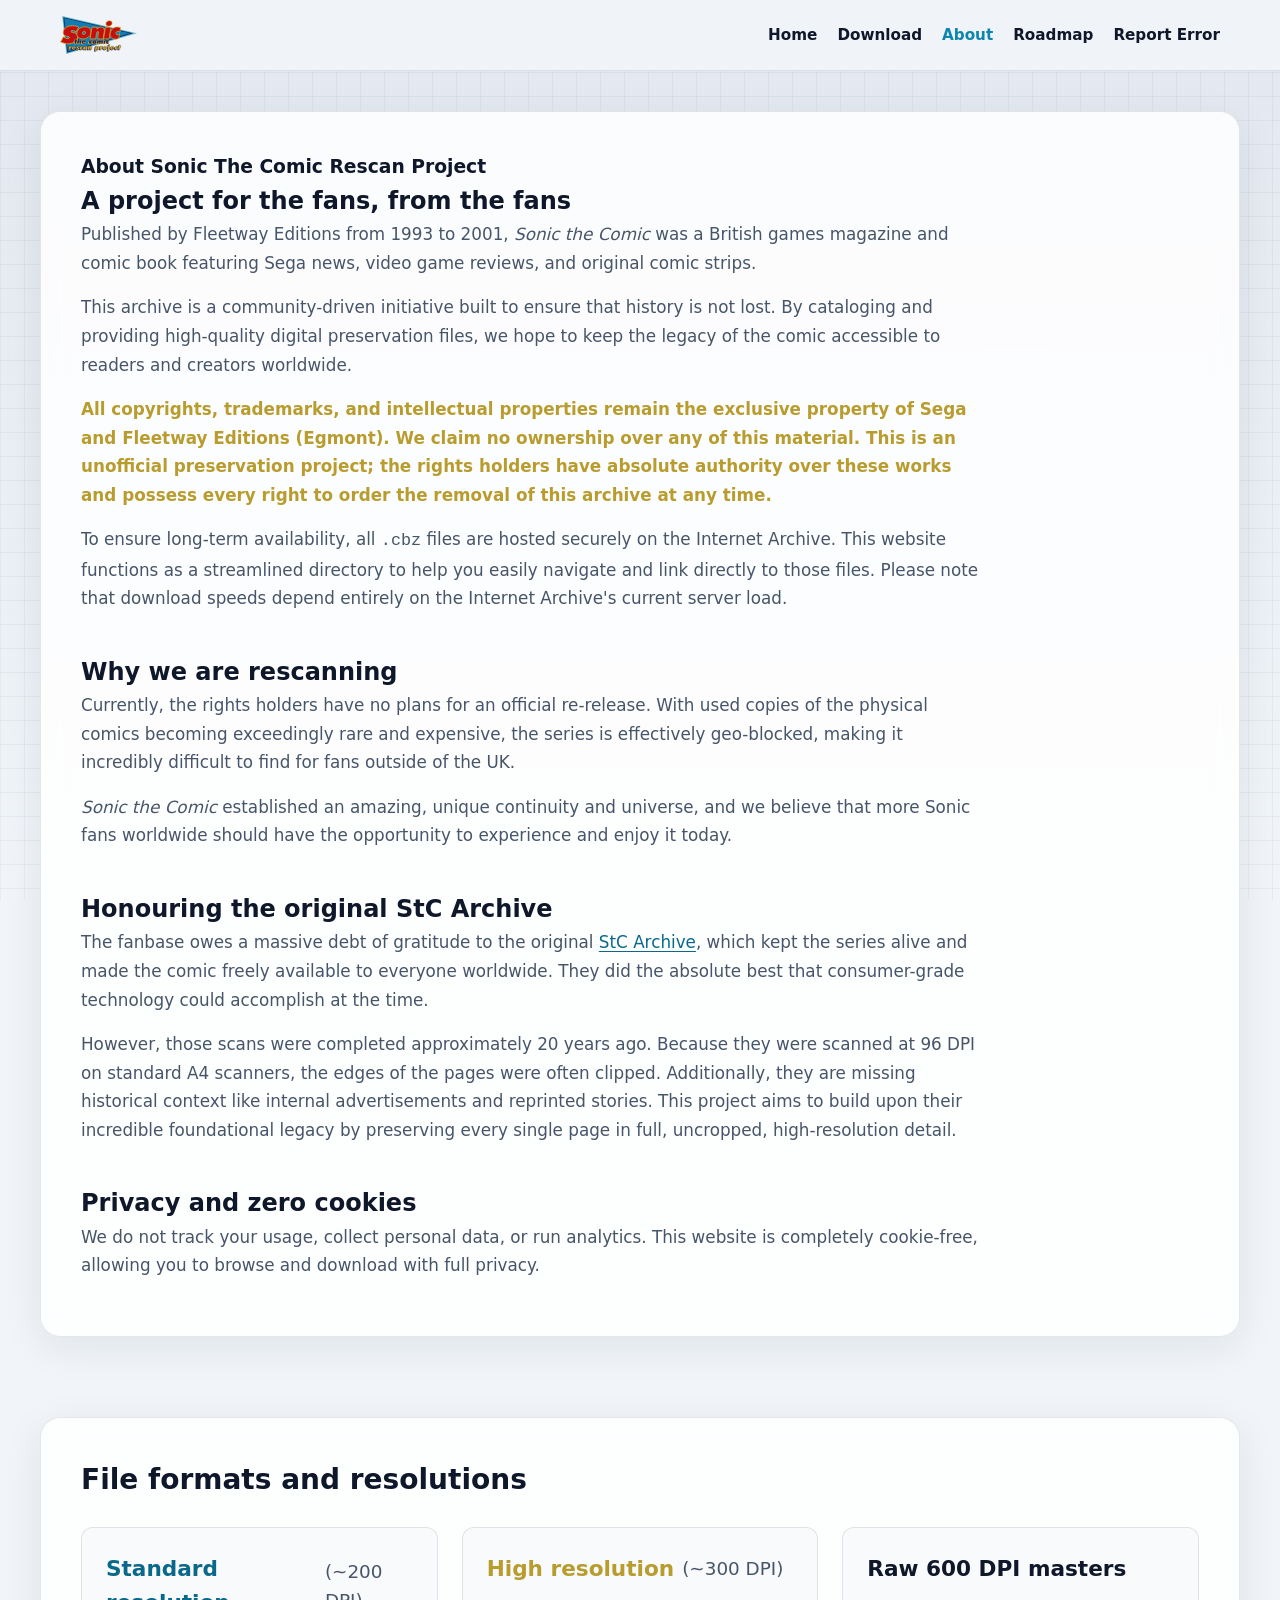
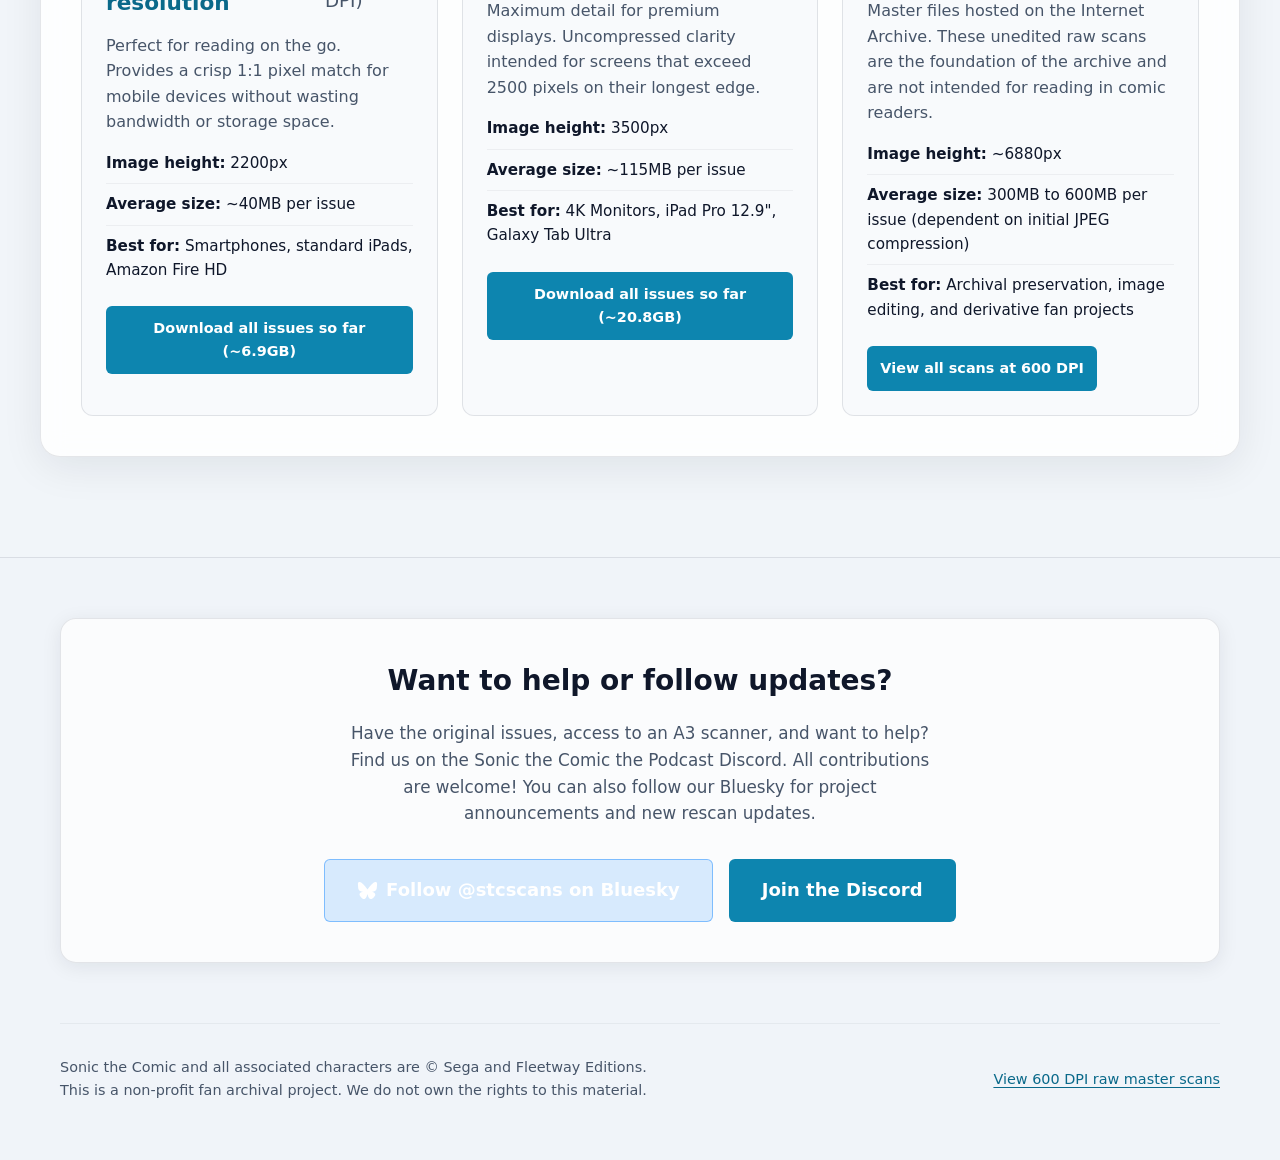
<file: about.html>
<!doctype html>
<html lang="en">
  <head>
    <meta charset="UTF-8" />
    <meta name="viewport" content="width=device-width, initial-scale=1.0" />

    <title>About the STC Rescan Project | Preserving Sonic the Comic</title>
    <meta name="title" content="About the STC Rescan Project | Preserving Sonic the Comic" />
    <meta name="description" content="Learn about our mission to digitally preserve Fleetway's Sonic the Comic in high resolution. Uncropped pages, original ads, and historic continuity." />
    <meta name="keywords" content="sonic the comic, sonic the comic scans, stc scans, stc, fleetway sonic scans, fleetway editions, cbz downloads, retro gaming comics" />
    <meta name="author" content="Sonic the Comic Rescan Project" />
    <meta name="robots" content="index, follow" />
    
    <link rel="canonical" href="https://stcscans.zone/about.html" />

    <!-- Open Graph / Facebook -->
    <meta property="og:type" content="website" />
    <meta property="og:url" content="https://stcscans.zone/about.html" />
    <meta property="og:title" content="About the STC Rescan Project | Preserving Sonic the Comic" />
    <meta property="og:description" content="Learn about our mission to digitally preserve Fleetway's Sonic the Comic in high resolution. Uncropped pages, original ads, and historic continuity." />
    <meta property="og:image" content="https://stcscans.zone/images/stc-example.png" />

    <!-- Twitter -->
    <meta name="twitter:card" content="summary_large_image" />
    <meta name="twitter:url" content="https://stcscans.zone/about.html" />
    <meta name="twitter:title" content="About the STC Rescan Project | Preserving Sonic the Comic" />
    <meta name="twitter:description" content="Learn about our mission to digitally preserve Fleetway's Sonic the Comic in high resolution. Uncropped pages, original ads, and historic continuity." />
    <meta name="twitter:image" content="https://stcscans.zone/images/stc-example.png" />

    <meta name="theme-color" content="#060b14" />
    
    <!-- Schema.org JSON-LD -->
    <script type="application/ld+json">
    {
      "@context": "https://schema.org",
      "@type": "AboutPage",
      "name": "About Sonic the Comic Rescan Project",
      "url": "https://stcscans.zone/about.html",
      "description": "Learn about our mission to preserve Sonic the Comic in 600 DPI resolution."
    }
    </script>
    <link rel="apple-touch-icon" sizes="180x180" href="images/apple-touch-icon.png" />
    <link rel="icon" type="image/png" sizes="32x32" href="images/favicon-32x32.png" />
    <link rel="icon" type="image/png" sizes="16x16" href="images/favicon-16x16.png" />
    <link rel="manifest" href="images/site.webmanifest" />

    <link rel="stylesheet" href="style.css" />
  </head>
  <body>
    <header class="site-header">
      <div class="container site-header-container">
        <a href="index.html" class="logo-link">
          <img src="images/stc-rp-logo.svg" alt="Sonic the Comic Rescan Project Logo" class="site-logo" />
        </a>
        <button class="hamburger-menu" id="hamburger-menu" aria-label="Toggle navigation">
          <span class="hamburger-bar"></span>
          <span class="hamburger-bar"></span>
          <span class="hamburger-bar"></span>
        </button>
        
        <nav class="site-nav">
          <ul>
            <li><a href="index.html">Home</a></li>
            <li><a href="downloads.html">Download</a></li>
            <li><a class="active" href="about.html">About</a></li>
            <li><a href="roadmap.html">Roadmap</a></li>
            <li><a href="error-report.html">Report Error</a></li>
          </ul>
        </nav>
      </div>
    </header>
    

    

    

    

    

    

    <main class="main-wrapper">
      

      

      <section class="content-panel container" id="about">
        <article class="project-info">
          <div class="info-block">
            <h1>About Sonic The Comic Rescan Project</h1>
            <h2>A project for the fans, from the fans</h2>
            <p>
              Published by Fleetway Editions from 1993 to 2001,
              <em>Sonic the Comic</em> was a British games magazine and comic
              book featuring Sega news, video game reviews, and original comic
              strips.
            </p>
            <p>
              This archive is a community-driven initiative built to ensure that
              history is not lost. By cataloging and providing high-quality
              digital preservation files, we hope to keep the legacy of the
              comic accessible to readers and creators worldwide.
            </p>
            <p class="warning">
              All copyrights, trademarks, and intellectual properties remain the
              exclusive property of Sega and Fleetway Editions (Egmont). We
              claim no ownership over any of this material. This is an
              unofficial preservation project; the rights holders have absolute
              authority over these works and possess every right to order the
              removal of this archive at any time.
            </p>
            <p>
              To ensure long-term availability, all <code>.cbz</code> files are
              hosted securely on the Internet Archive. This website functions as
              a streamlined directory to help you easily navigate and link
              directly to those files. Please note that download speeds depend
              entirely on the Internet Archive's current server load.
            </p>
          </div>

          <div class="info-block">
            <h2>Why we are rescanning</h2>
            <p>
              Currently, the rights holders have no plans for an official
              re-release. With used copies of the physical comics becoming
              exceedingly rare and expensive, the series is effectively
              geo-blocked, making it incredibly difficult to find for fans
              outside of the UK.
            </p>
            <p>
              <em>Sonic the Comic</em> established an amazing, unique continuity
              and universe, and we believe that more Sonic fans worldwide should
              have the opportunity to experience and enjoy it today.
            </p>
          </div>

          <div class="info-block">
            <h2>Honouring the original StC Archive</h2>
            <p>
              The fanbase owes a massive debt of gratitude to the original
              <a
                href="https://www.gue-network.com/stc/"
                target="_blank"
                rel="noopener noreferrer"
                >StC Archive</a
              >, which kept the series alive and made the comic freely available
              to everyone worldwide. They did the absolute best that
              consumer-grade technology could accomplish at the time.
            </p>
            <p>
              However, those scans were completed approximately 20 years ago.
              Because they were scanned at 96 DPI on standard A4 scanners, the
              edges of the pages were often clipped. Additionally, they are
              missing historical context like internal advertisements and
              reprinted stories. This project aims to build upon their
              incredible foundational legacy by preserving every single page in
              full, uncropped, high-resolution detail.
            </p>
          </div>

          

          <div class="info-block privacy-block">
            <h2>Privacy and zero cookies</h2>
            <p>
              We do not track your usage, collect personal data, or run
              analytics. This website is completely cookie-free, allowing you to
              browse and download with full privacy.
            </p>
          </div>
        </article>
      </section>
    <section class="resolution-info">
      <div class="container">
        <div class="progress-header mb-24">
          <h2>File formats and resolutions</h2>
        </div>

        <div class="res-grid">
          <div class="res-card standard">
            <h3>
              Standard resolution<span class="res-muted">(~200 DPI)</span>
            </h3>
            <p>
              Perfect for reading on the go. Provides a crisp 1:1 pixel match
              for mobile devices without wasting bandwidth or storage space.
            </p>
            <ul class="res-specs">
              <li><strong>Image height:</strong> 2200px</li>
              <li><strong>Average size:</strong> ~40MB per issue</li>
              <li>
                <strong>Best for:</strong> Smartphones, standard iPads, Amazon
                Fire HD
              </li>
            </ul>
            <div class="mt-24">
              <a
                href="https://archive.org/compress/sonic-the-comic-standard-resolution-scans/formats=COMIC%20BOOK%20ZIP&file=/sonic-the-comic-standard-resolution-scans.zip"
                class="btn btn-primary"
                target="_blank"
                rel="noopener noreferrer"
                class="w-100"
              >
                Download all issues so far (~6.9GB)
              </a>
            </div>
          </div>

          <div class="res-card high">
            <h3>High resolution<span class="res-muted">(~300 DPI)</span></h3>
            <p>
              Maximum detail for premium displays. Uncompressed clarity intended
              for screens that exceed 2500 pixels on their longest edge.
            </p>
            <ul class="res-specs">
              <li><strong>Image height:</strong> 3500px</li>
              <li><strong>Average size:</strong> ~115MB per issue</li>
              <li>
                <strong>Best for:</strong> 4K Monitors, iPad Pro 12.9", Galaxy
                Tab Ultra
              </li>
            </ul>
            <div class="mt-24">
              <a
                href="https://archive.org/compress/sonic-the-comic-high-resolution-scans/formats=COMIC%20BOOK%20ZIP&file=/sonic-the-comic-high-resolution-scans.zip"
                class="btn btn-primary"
                target="_blank"
                rel="noopener noreferrer"
                class="w-100"
              >
                Download all issues so far (~20.8GB)
              </a>
            </div>
          </div>

          <div class="res-card master">
            <h3>Raw 600 DPI masters</h3>
            <p>
              Master files hosted on the Internet Archive. These unedited raw
              scans are the foundation of the archive and are not intended for
              reading in comic readers.
            </p>
            <ul class="res-specs">
              <li><strong>Image height:</strong> ~6880px</li>
              <li>
                <strong>Average size:</strong> 300MB to 600MB per issue
                (dependent on initial JPEG compression)
              </li>
              <li>
                <strong>Best for:</strong> Archival preservation, image editing,
                and derivative fan projects
              </li>
            </ul>
            <div class="mt-24">
              <a
                href="https://archive.org/details/@shoopkid/lists/1/sonic-the-comic---600-dpi?sort=date"
                class="btn btn-primary"
                target="_blank"
                rel="noopener noreferrer"
                class="w-100"
              >
                View all scans at 600 DPI
              </a>
            </div>
          </div>
        </div>
      </div>
    </section>
    </main>

    <button
      id="back-to-top"
      class="back-to-top"
      aria-label="Scroll back to top"
    >
      <span class="icon icon-arrow-up icon-lg"></span>
    </button>

    <footer>
      <div class="container footer-container">
        <div class="contact-box" id="contribute">
          <h3>Want to help or follow updates?</h3>
          <p>
            Have the original issues, access to an A3 scanner, and want to help?
            Find us on the Sonic the Comic the Podcast Discord. All
            contributions are welcome! You can also follow our Bluesky for
            project announcements and new rescan updates.
          </p>
          <div class="contact-actions">
            <a
              href="https://bsky.app/profile/stcscans.bsky.social"
              target="_blank"
              rel="noopener noreferrer"
              class="btn btn-primary btn-inline btn-large btn-bluesky"
            >
              <span class="icon icon-bluesky"></span> Follow @stcscans on
              Bluesky
            </a>
            <a
              href="https://discord.gg/Kw7cerWusg"
              target="_blank"
              rel="noopener noreferrer"
              class="btn btn-secondary btn-inline btn-large"
              >Join the Discord</a
            >
          </div>
        </div>

        <div class="footer-bottom">
          <p>
            Sonic the Comic and all associated characters are &copy; Sega and
            Fleetway Editions. This is a non-profit fan archival project. We do
            not own the rights to this material.
          </p>
          <a
            href="https://archive.org/details/@shoopkid/lists/1/sonic-the-comic---600-dpi?sort=date"
            target="_blank"
            rel="noopener noreferrer"
            >View 600 DPI raw master scans</a
          >
        </div>
      </div>
    </footer>

    <script src="script.js"></script>
  </body>
</html>
</file>
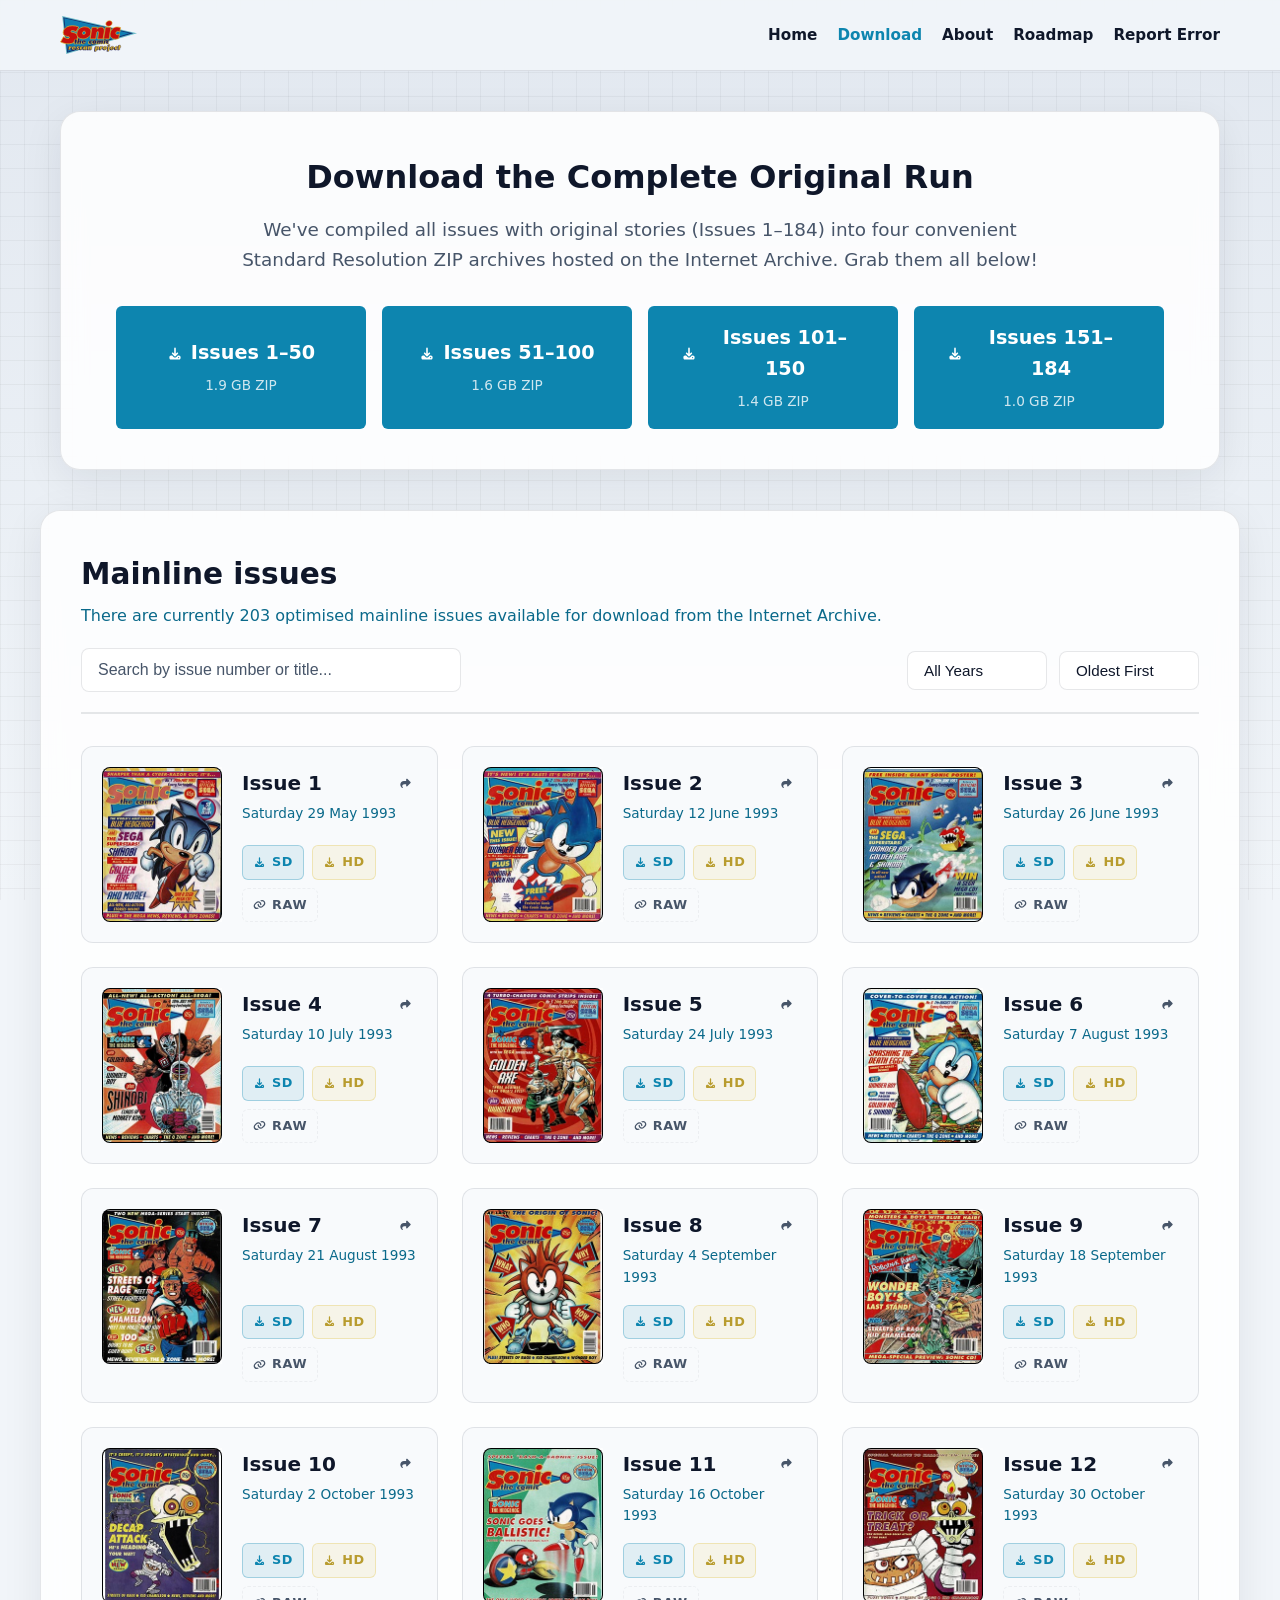
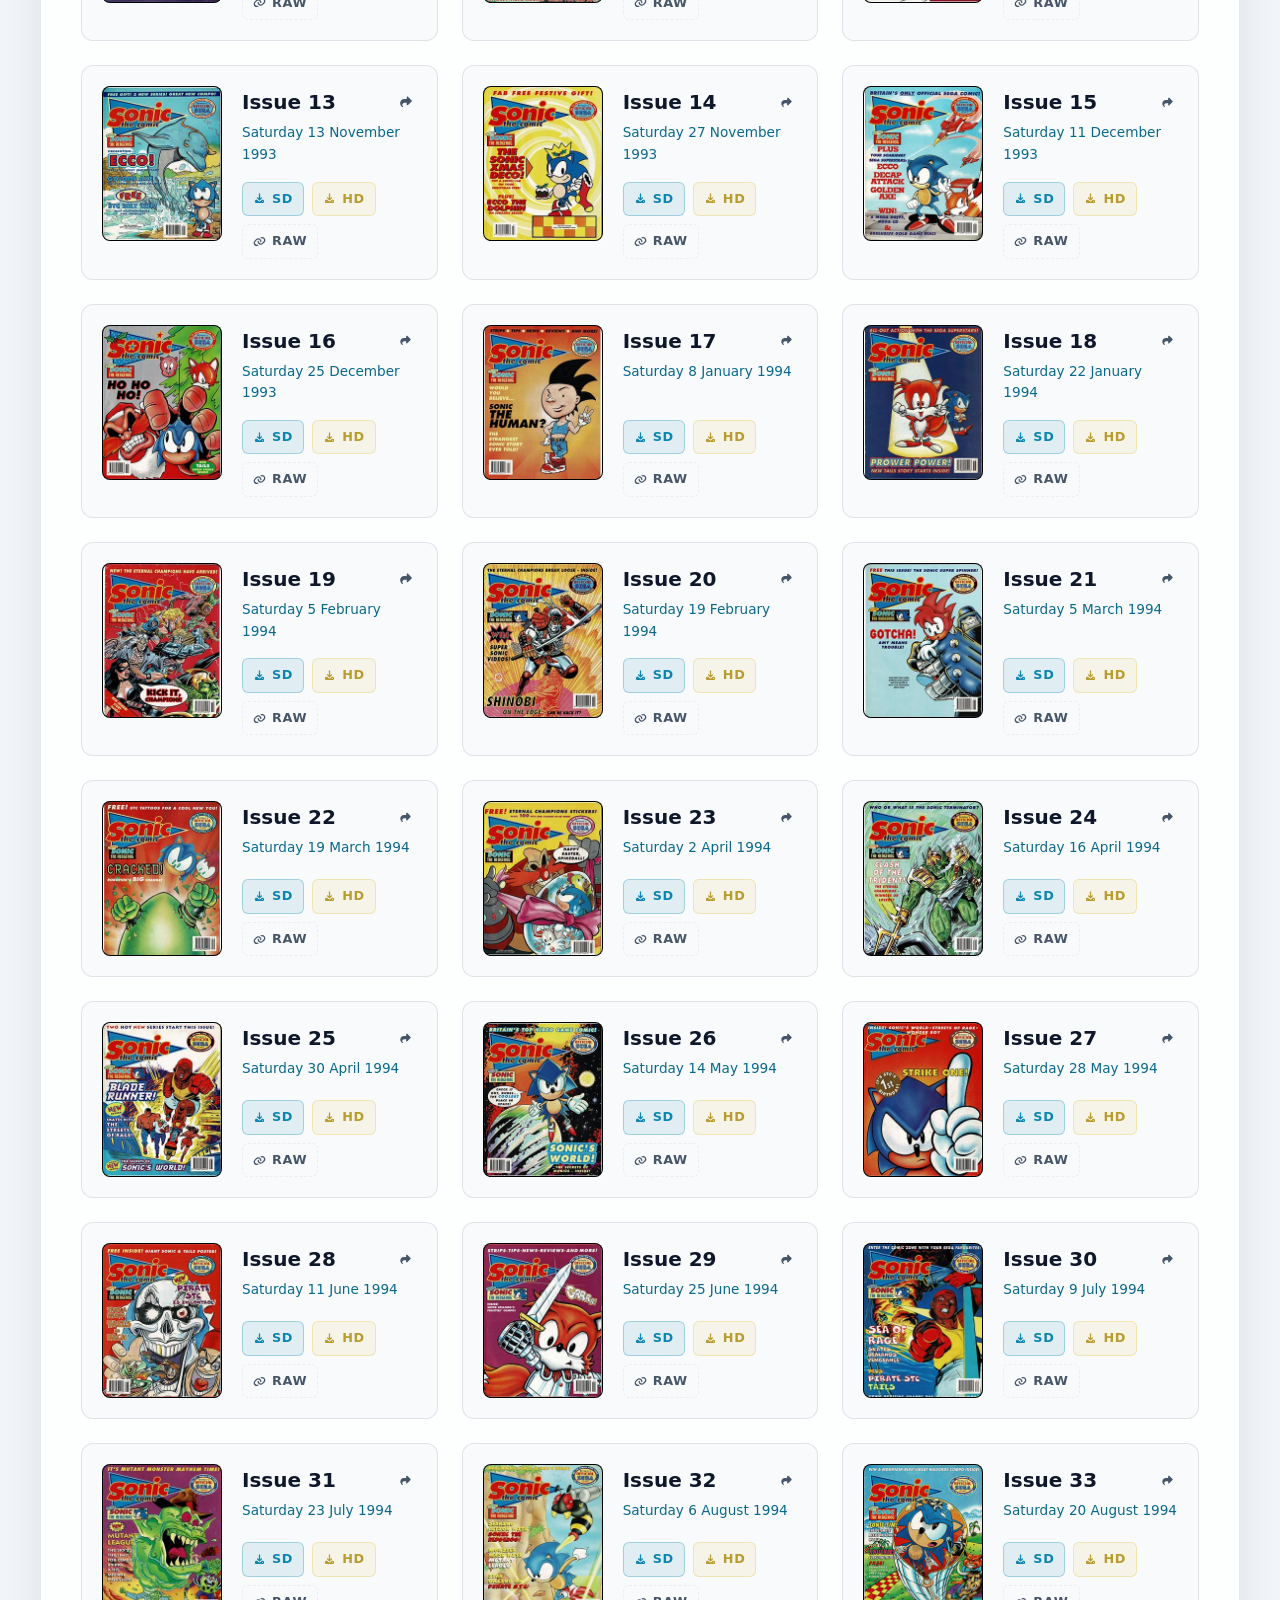
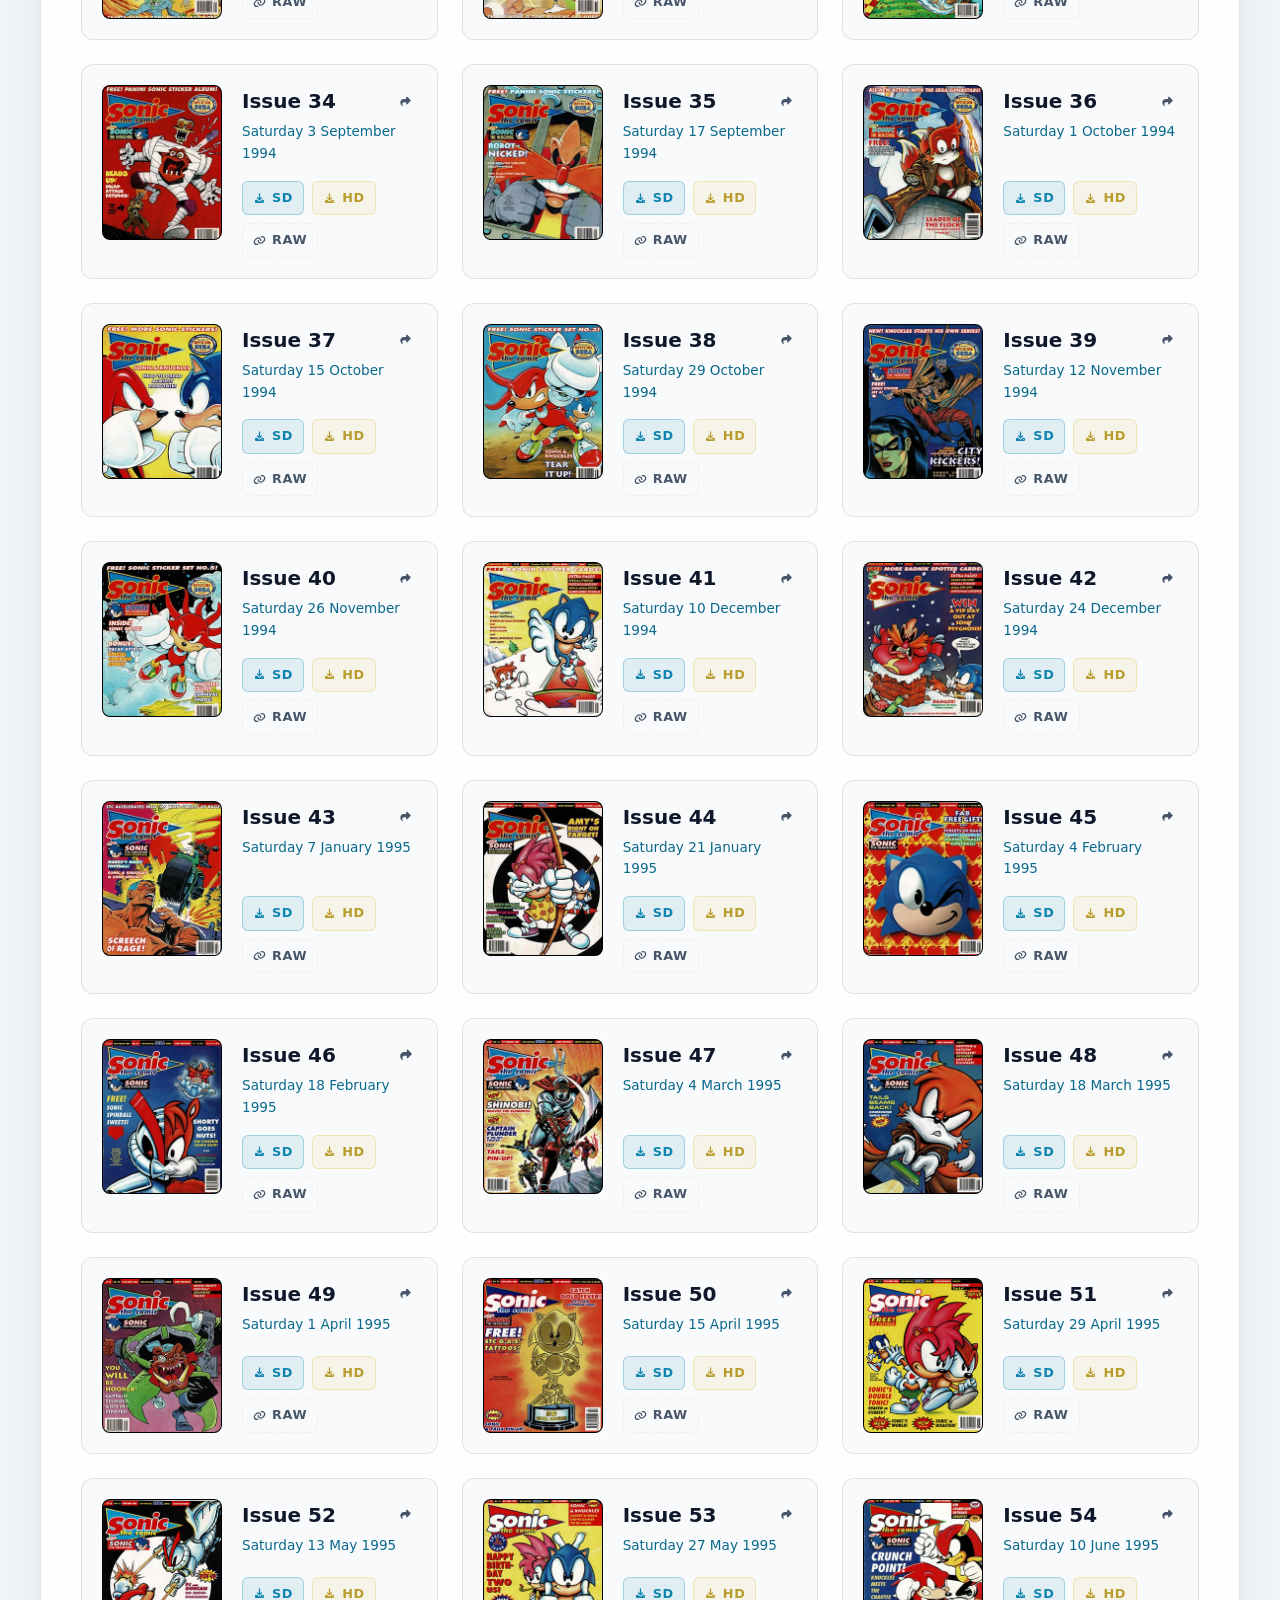
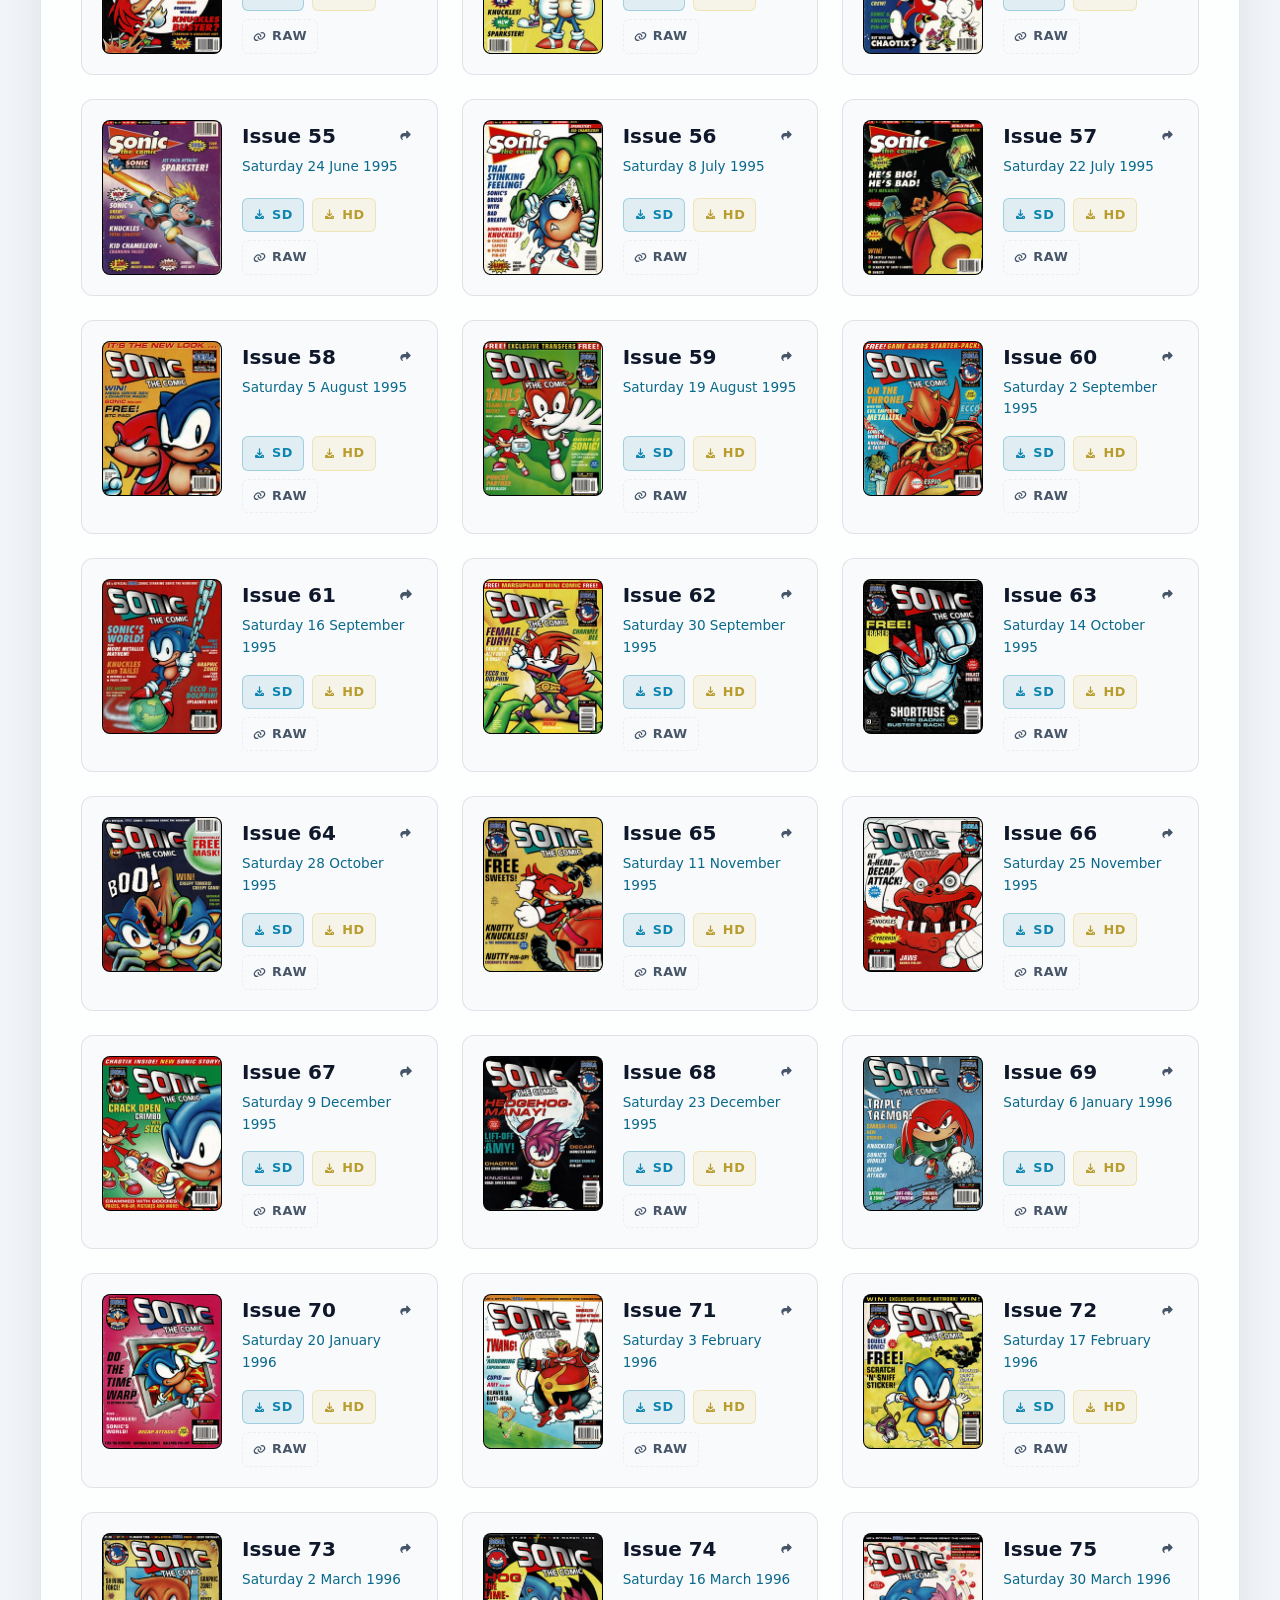
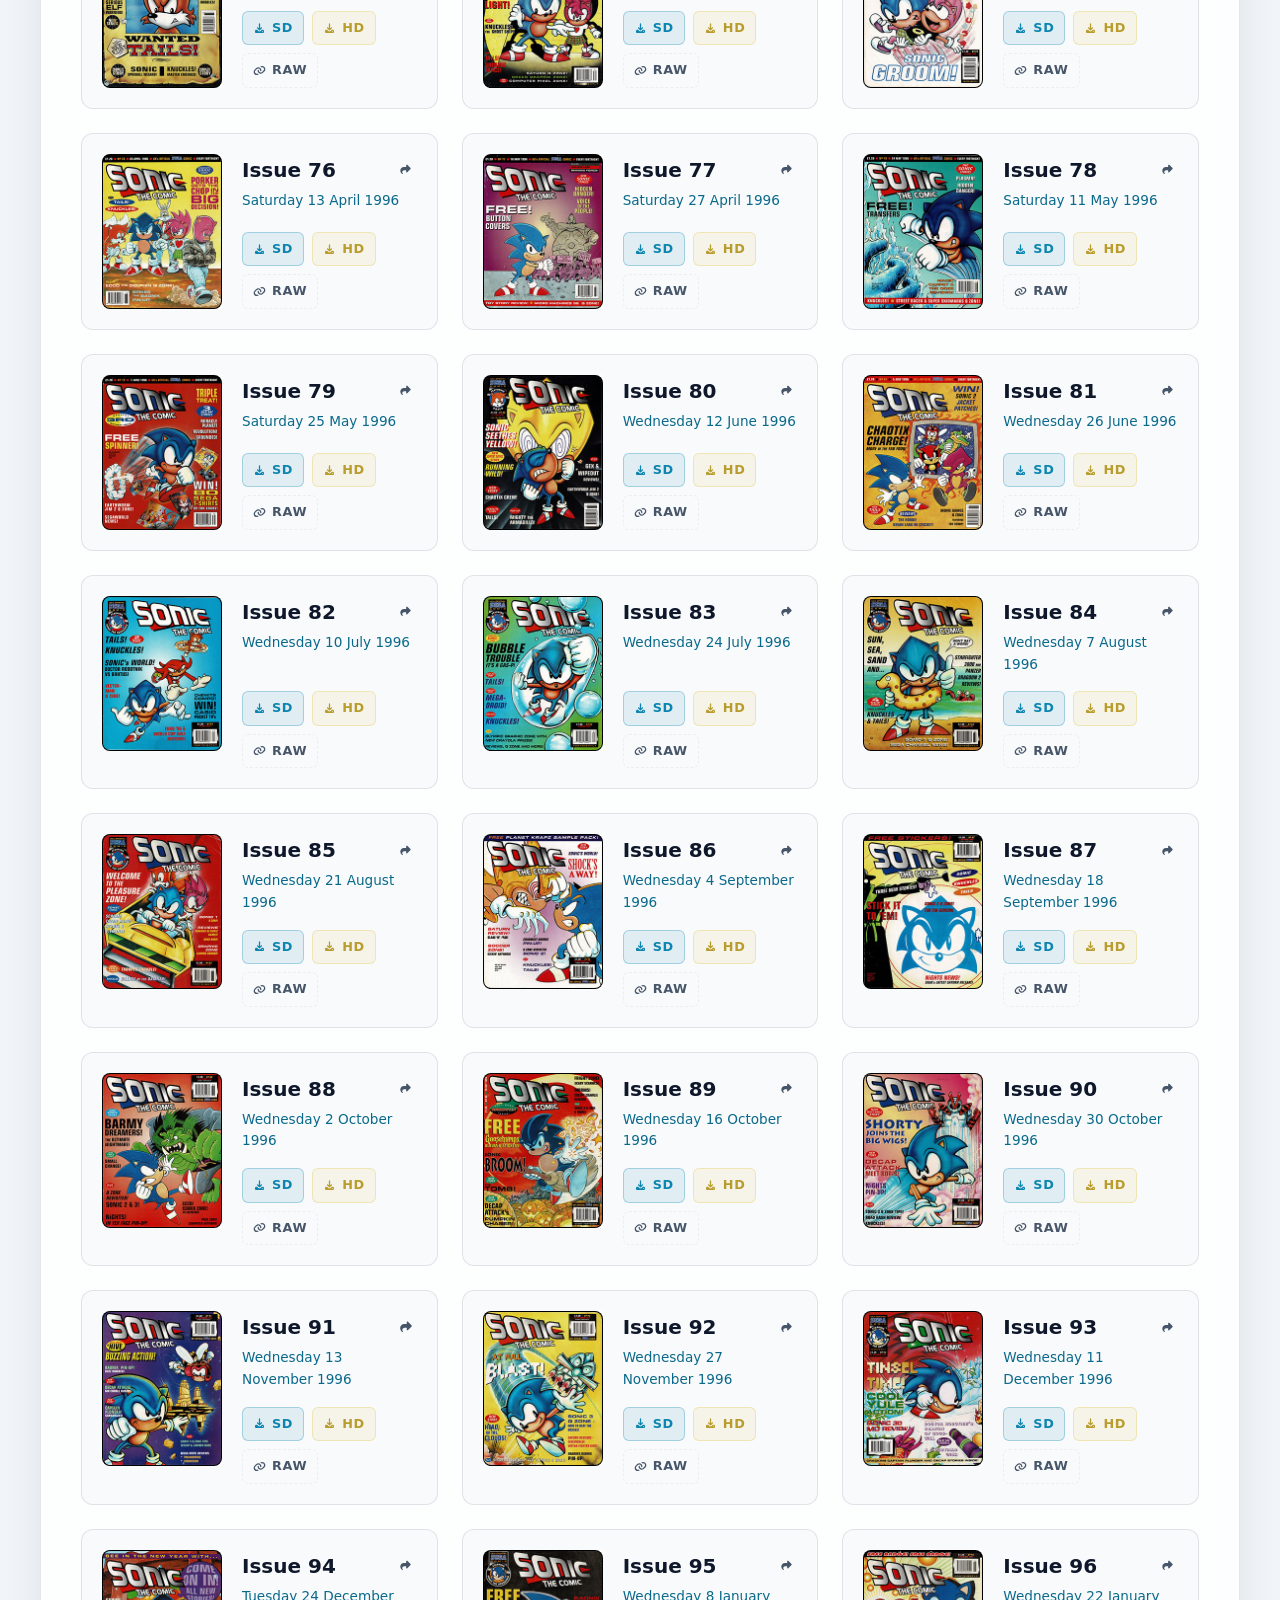
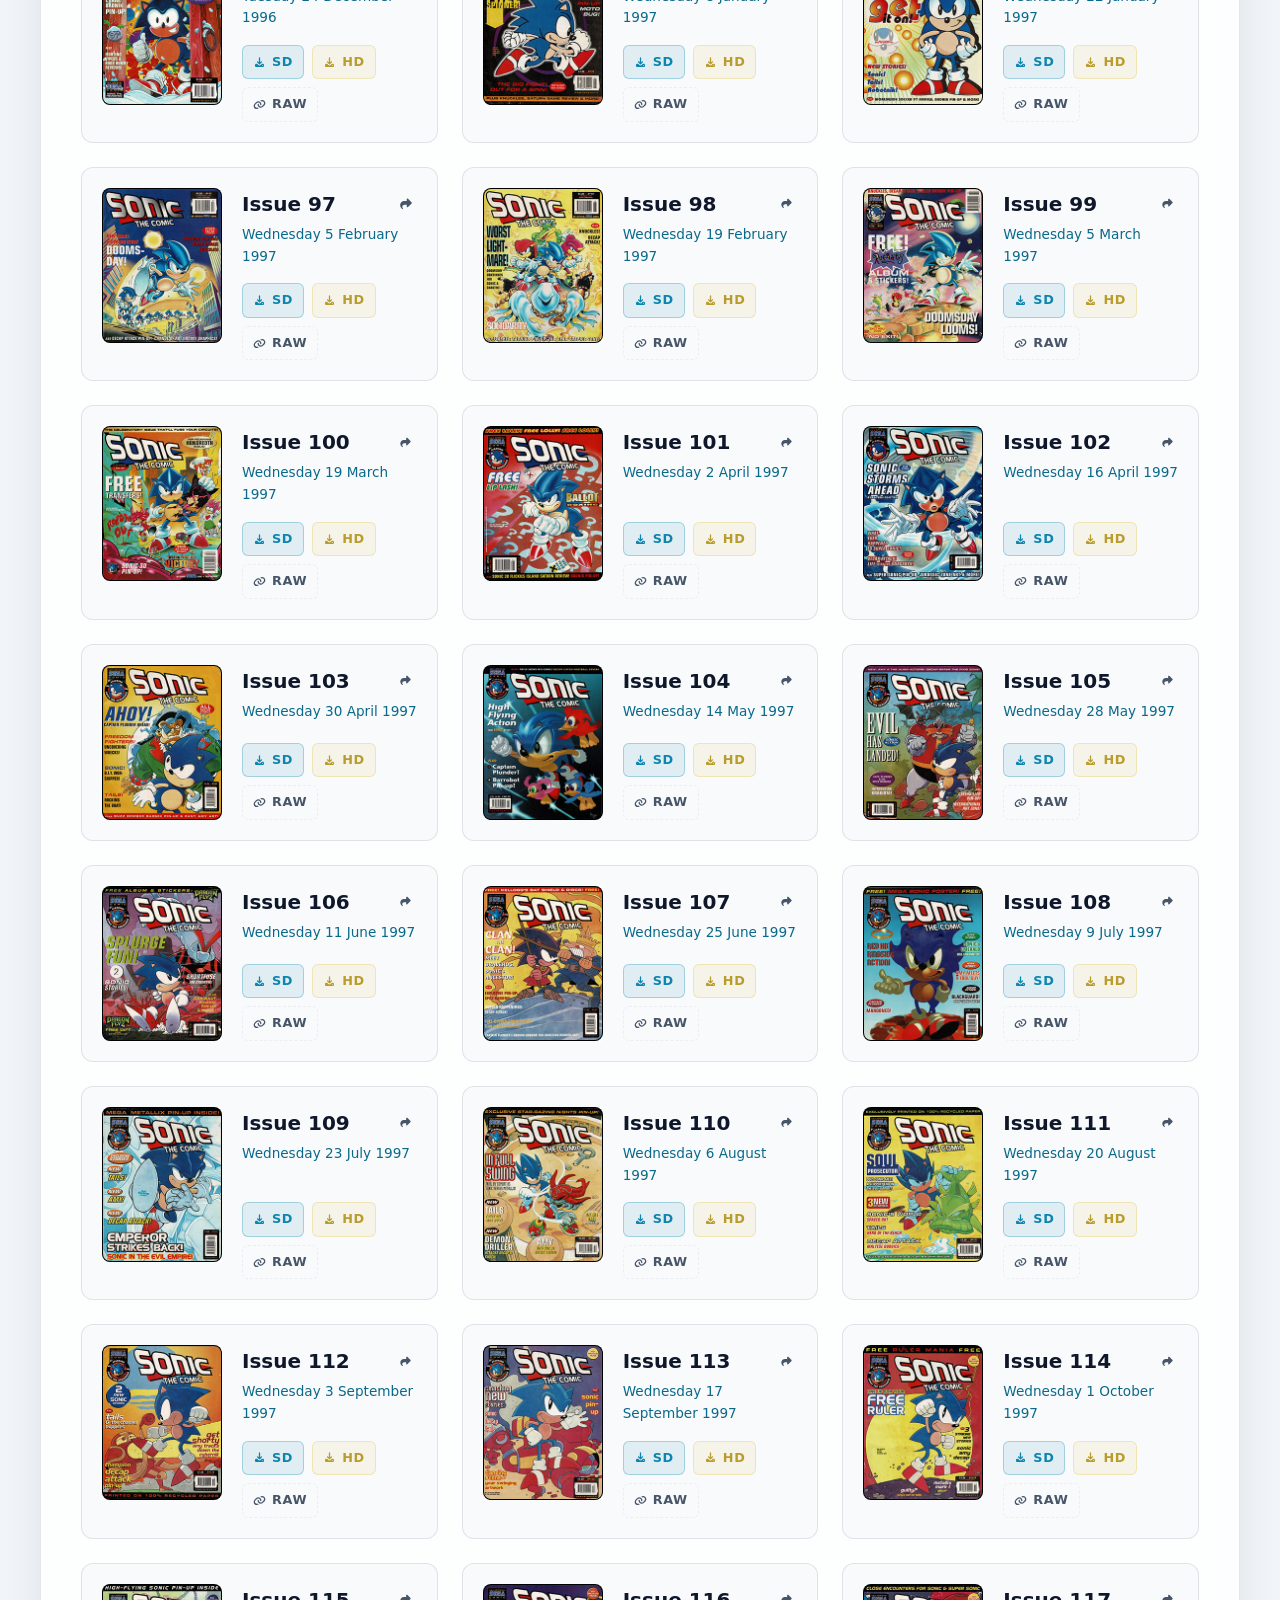
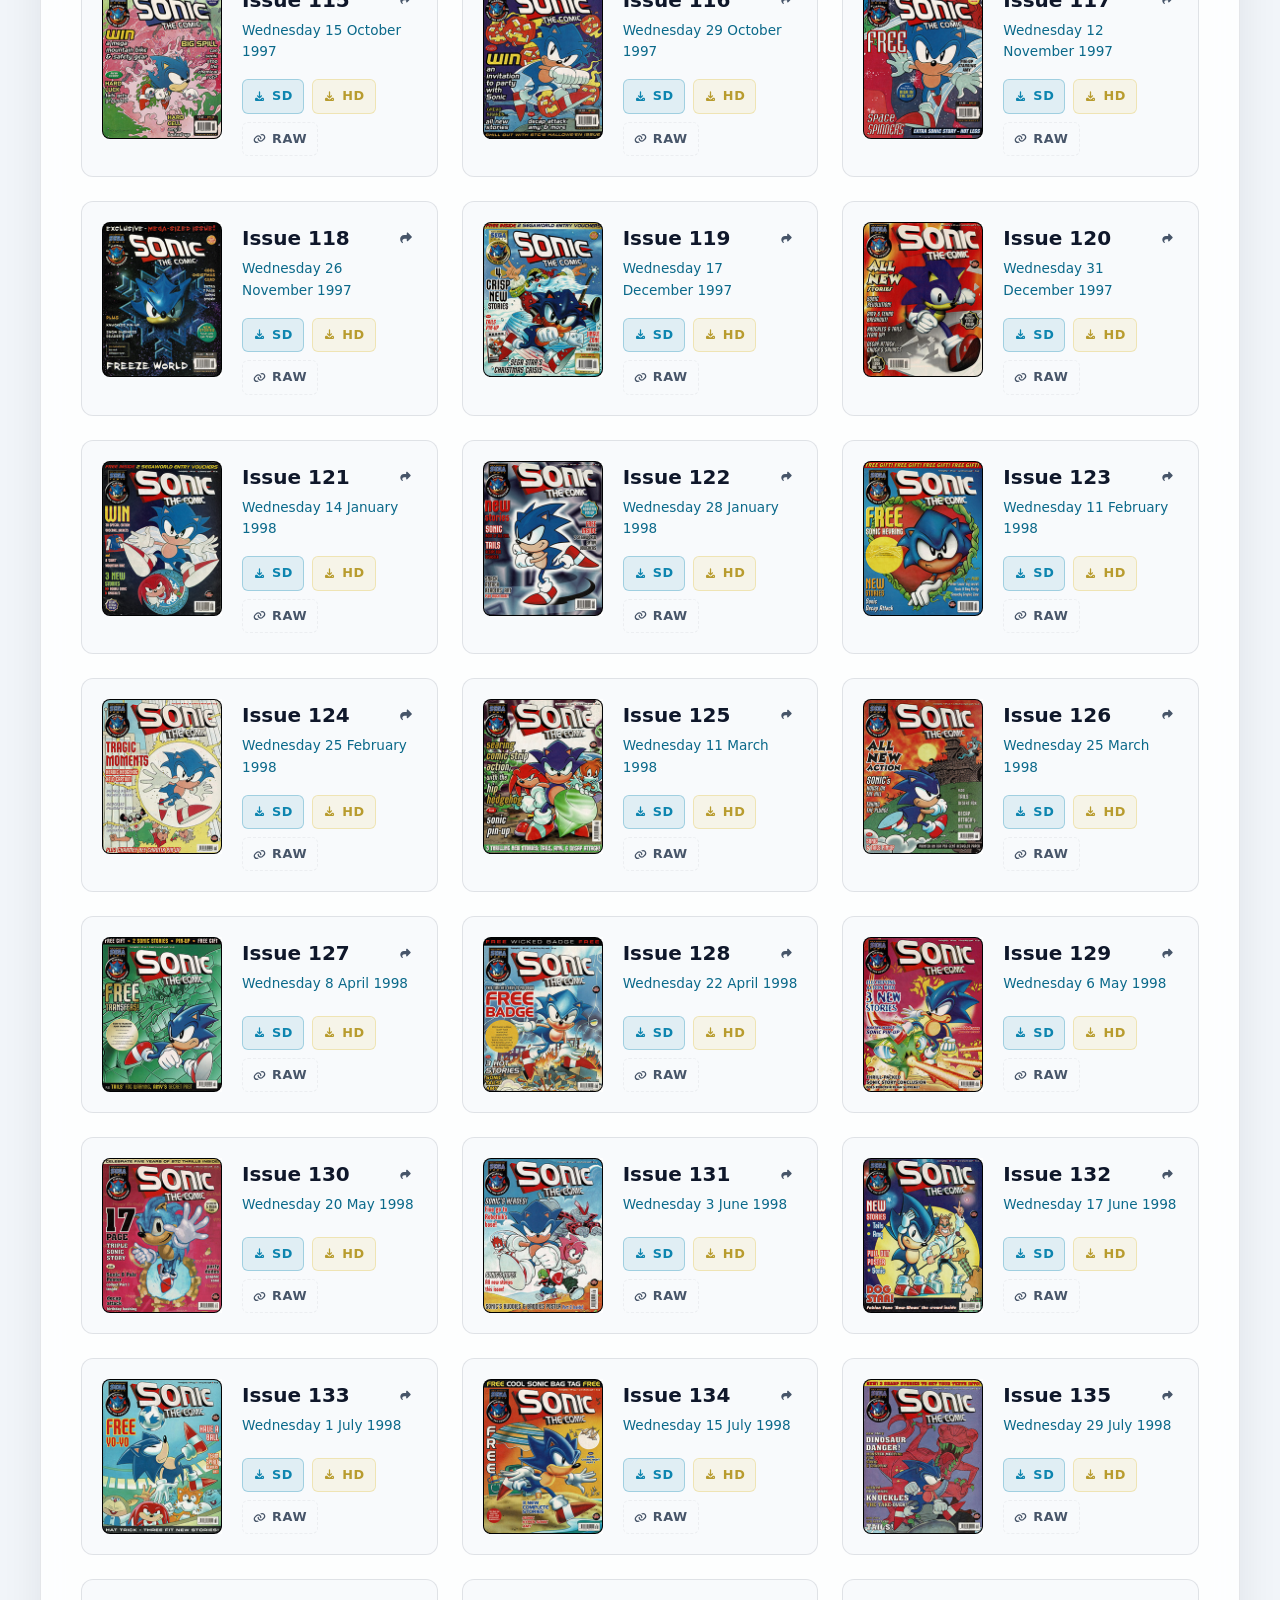
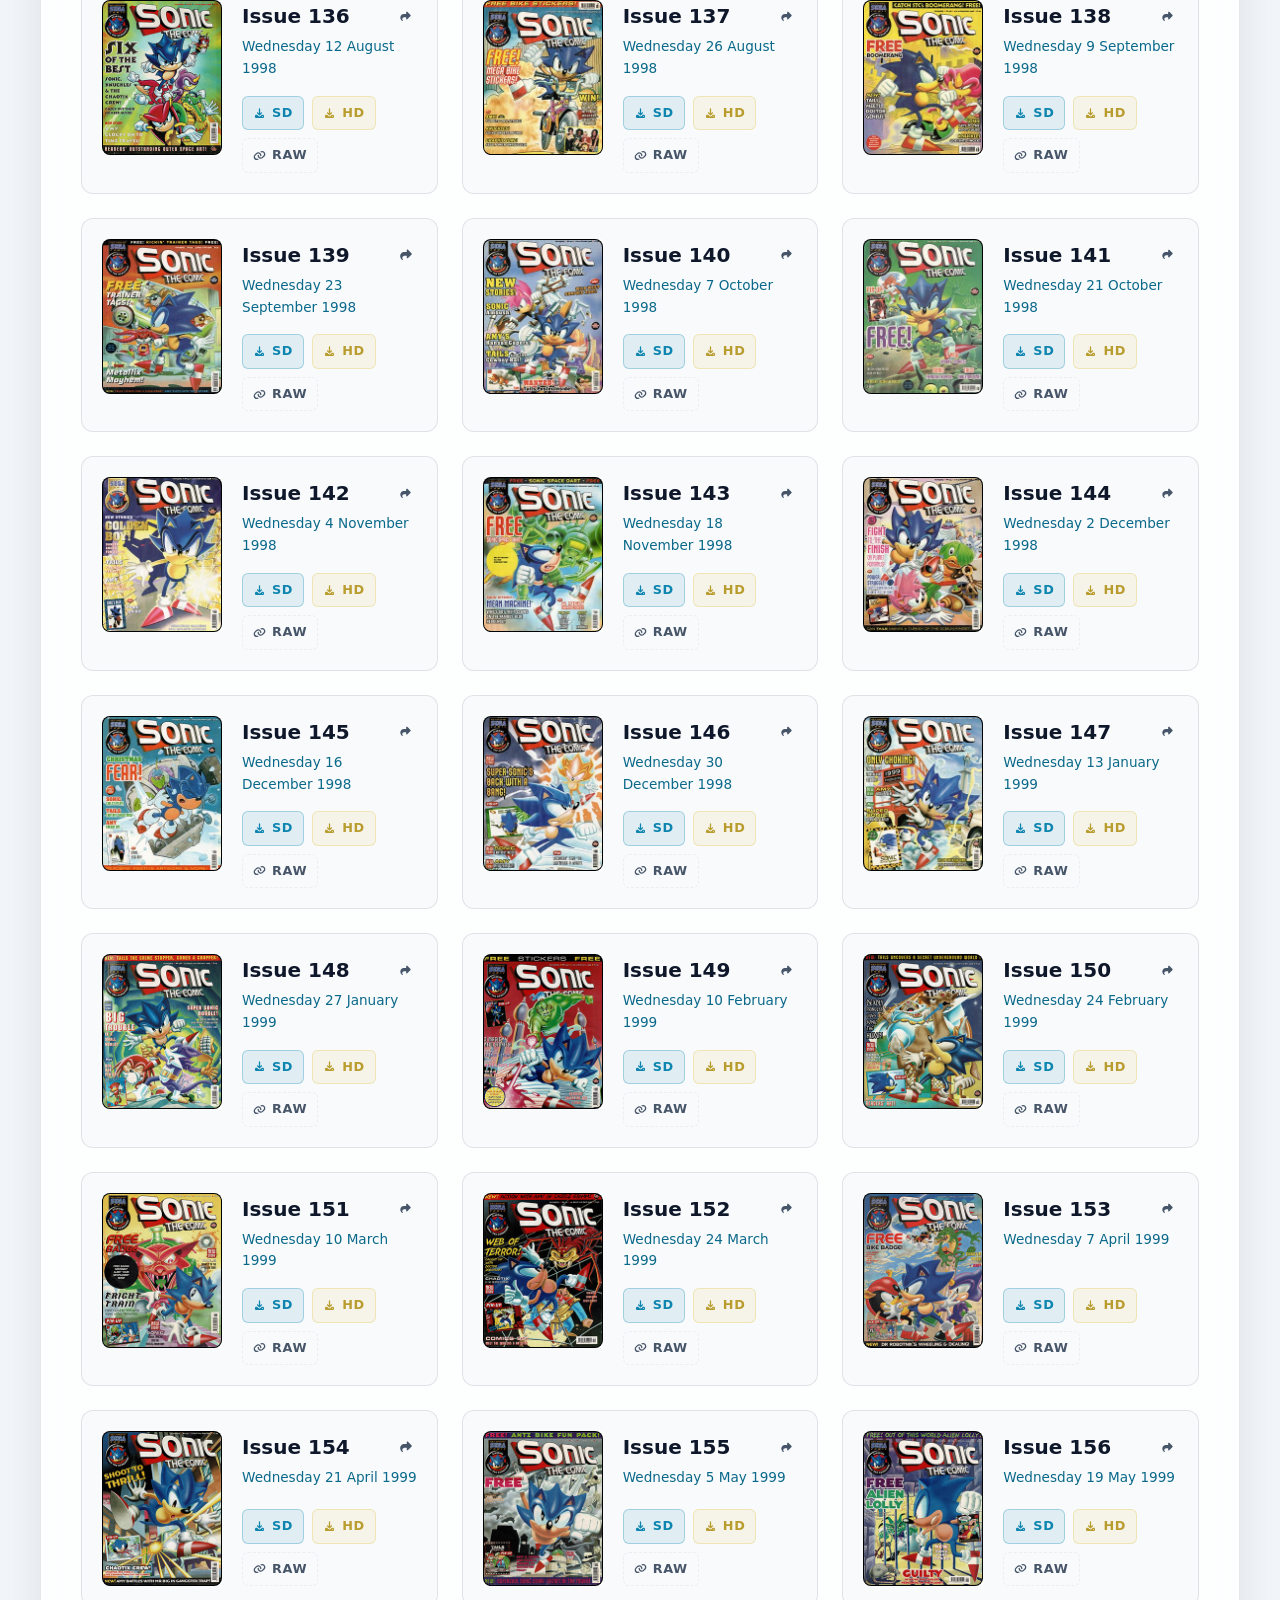
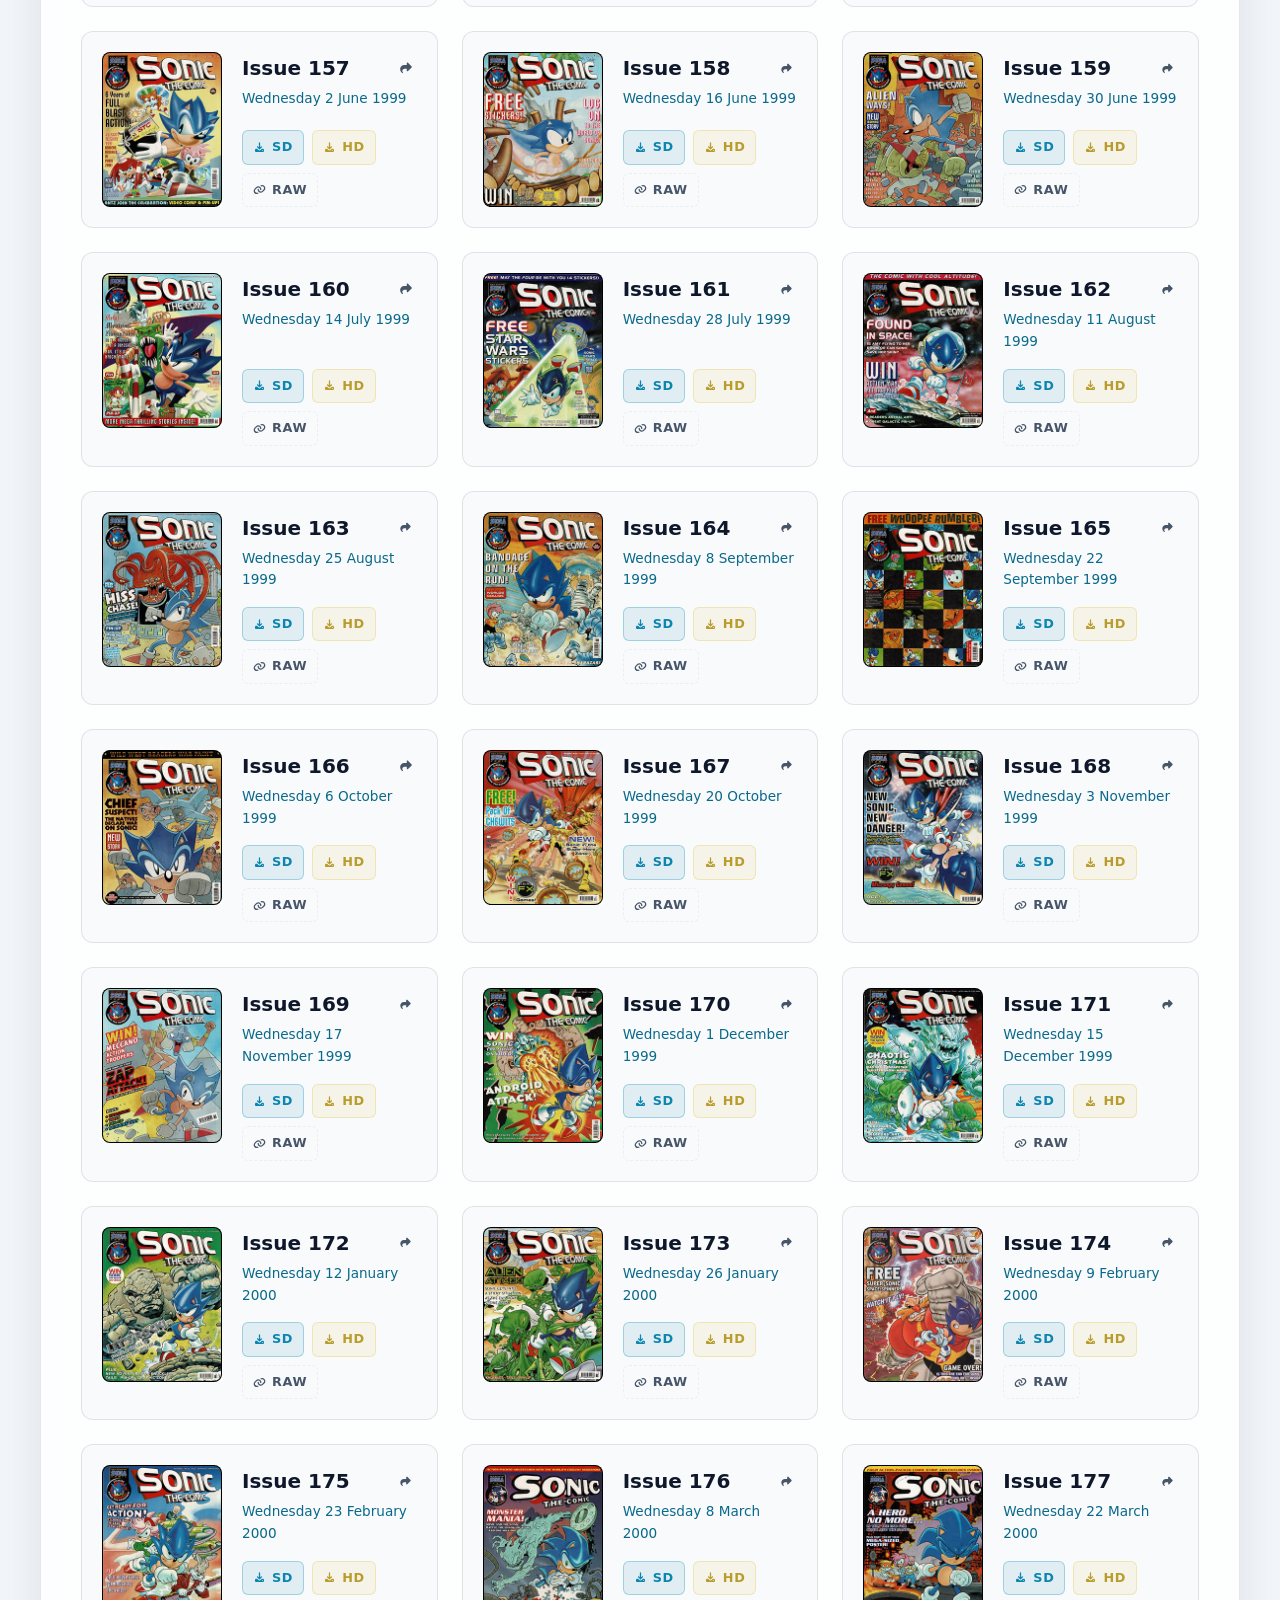
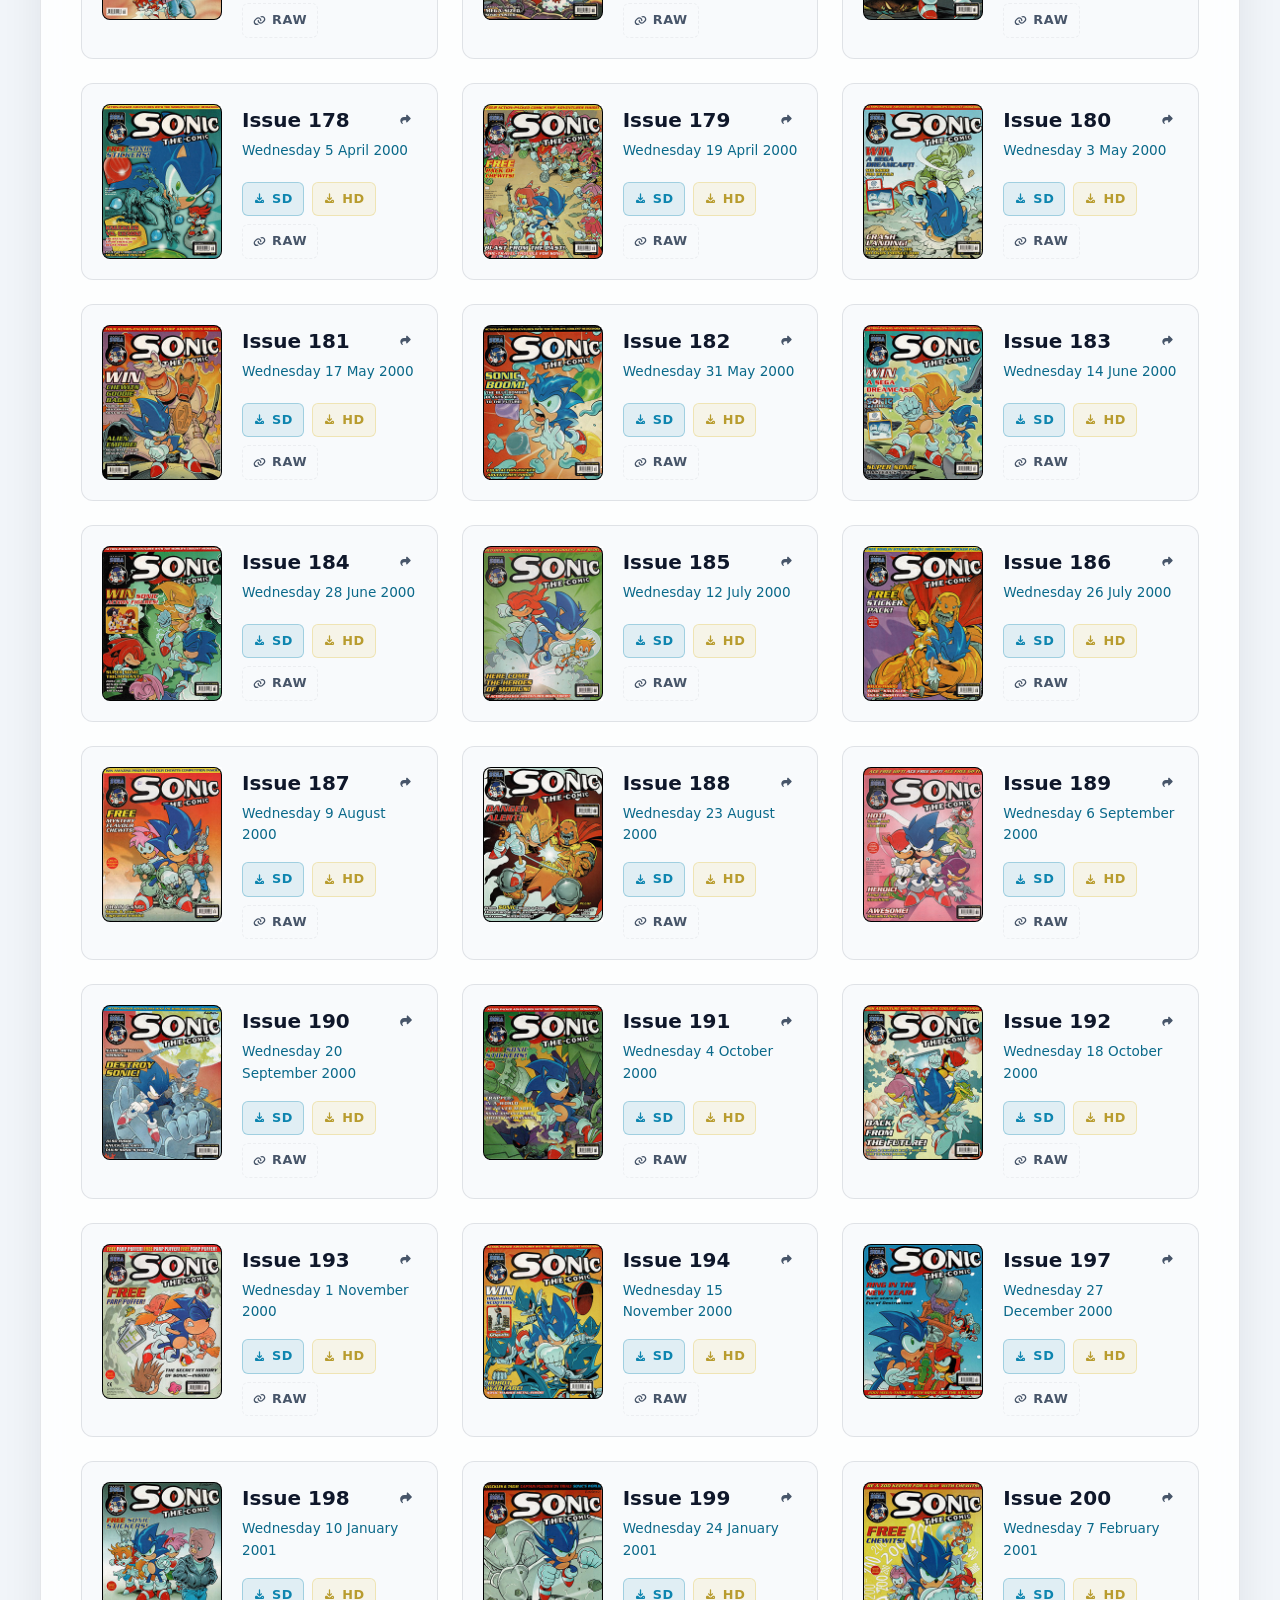
<file: downloads.html>
<!doctype html>
<html lang="en">
  <head>
    <meta charset="UTF-8" />
    <meta name="viewport" content="width=device-width, initial-scale=1.0" />

    <title>Download Sonic the Comic Issues | CBZ Archives</title>
    <meta name="title" content="Download Sonic the Comic Issues | CBZ Archives" />
    <meta name="description" content="Download the complete original run and specials of Sonic the Comic in high-quality CBZ formats, carefully rescanned at 600 DPI for digital preservation." />
    <meta name="keywords" content="sonic the comic, sonic the comic scans, stc scans, stc, fleetway sonic scans, fleetway editions, cbz downloads, retro gaming comics" />
    <meta name="author" content="Sonic the Comic Rescan Project" />
    <meta name="robots" content="index, follow" />
    
    <link rel="canonical" href="https://stcscans.zone/downloads.html" />

    <!-- Open Graph / Facebook -->
    <meta property="og:type" content="website" />
    <meta property="og:url" content="https://stcscans.zone/downloads.html" />
    <meta property="og:title" content="Download Sonic the Comic Issues | CBZ Archives" />
    <meta property="og:description" content="Download the complete original run and specials of Sonic the Comic in high-quality CBZ formats, carefully rescanned at 600 DPI for digital preservation." />
    <meta property="og:image" content="https://stcscans.zone/images/stc-example.png" />

    <!-- Twitter -->
    <meta name="twitter:card" content="summary_large_image" />
    <meta name="twitter:url" content="https://stcscans.zone/downloads.html" />
    <meta name="twitter:title" content="Download Sonic the Comic Issues | CBZ Archives" />
    <meta name="twitter:description" content="Download the complete original run and specials of Sonic the Comic in high-quality CBZ formats, carefully rescanned at 600 DPI for digital preservation." />
    <meta name="twitter:image" content="https://stcscans.zone/images/stc-example.png" />

    <meta name="theme-color" content="#060b14" />
    
    <!-- Schema.org JSON-LD -->
    <script type="application/ld+json">
    {
      "@context": "https://schema.org",
      "@type": "CollectionPage",
      "name": "Sonic the Comic Downloads",
      "url": "https://stcscans.zone/downloads.html",
      "description": "Download high-quality CBZ archives of Sonic the Comic."
    }
    </script>
    <link rel="apple-touch-icon" sizes="180x180" href="images/apple-touch-icon.png" />
    <link rel="icon" type="image/png" sizes="32x32" href="images/favicon-32x32.png" />
    <link rel="icon" type="image/png" sizes="16x16" href="images/favicon-16x16.png" />
    <link rel="manifest" href="images/site.webmanifest" />

    <link rel="stylesheet" href="style.css" />
  </head>
  <body>
    <header class="site-header">
      <div class="container site-header-container">
        <a href="index.html" class="logo-link">
          <img src="images/stc-rp-logo.svg" alt="Sonic the Comic Rescan Project Logo" class="site-logo" />
        </a>
        <button class="hamburger-menu" id="hamburger-menu" aria-label="Toggle navigation">
          <span class="hamburger-bar"></span>
          <span class="hamburger-bar"></span>
          <span class="hamburger-bar"></span>
        </button>
        
        <nav class="site-nav">
          <ul>
            <li><a href="index.html">Home</a></li>
            <li><a class="active" href="downloads.html">Download</a></li>
            <li><a href="about.html">About</a></li>
            <li><a href="roadmap.html">Roadmap</a></li>
            <li><a href="error-report.html">Report Error</a></li>
          </ul>
        </nav>
      </div>
    </header>
    

    

    

    <section class="container bulk-download-section">
      <div class="content-panel bulk-download-panel">
        <h2 class="bulk-download-title">Download the Complete Original Run</h2>
        <p class="bulk-download-text">
          We've compiled all issues with original stories (Issues 1&ndash;184)
          into four convenient Standard Resolution ZIP archives hosted on the
          Internet Archive. Grab them all below!
        </p>
        <div class="bulk-download-grid">
          <a
            href="https://archive.org/download/sonic-the-comic-001-184-sd/STC-001-050-SD.zip"
            class="btn btn-primary btn-bulk-download"
          >
            <span class="btn-bulk-title"
              ><span class="icon-download icon-download-large"></span>Issues
              1&ndash;50</span
            >
            <span class="btn-bulk-size">1.9 GB ZIP</span>
          </a>
          <a
            href="https://archive.org/download/sonic-the-comic-001-184-sd/STC-051-100-SD.zip"
            class="btn btn-primary btn-bulk-download"
          >
            <span class="btn-bulk-title"
              ><span class="icon-download icon-download-large"></span>Issues
              51&ndash;100</span
            >
            <span class="btn-bulk-size">1.6 GB ZIP</span>
          </a>
          <a
            href="https://archive.org/download/sonic-the-comic-001-184-sd/STC-101-150-SD.zip"
            class="btn btn-primary btn-bulk-download"
          >
            <span class="btn-bulk-title"
              ><span class="icon-download icon-download-large"></span>Issues
              101&ndash;150</span
            >
            <span class="btn-bulk-size">1.4 GB ZIP</span>
          </a>
          <a
            href="https://archive.org/download/sonic-the-comic-001-184-sd/STC-151-184-SD.zip"
            class="btn btn-primary btn-bulk-download"
          >
            <span class="btn-bulk-title"
              ><span class="icon-download icon-download-large"></span>Issues
              151&ndash;184</span
            >
            <span class="btn-bulk-size">1.0 GB ZIP</span>
          </a>
        </div>
      </div>
    </section>

    

    

    <main class="main-wrapper">
      <section class="content-panel container" id="downloads">
        <div class="section-header filter-header">
          <div class="section-title">
            <h2>Mainline issues</h2>
            <p id="issue-count-display">Loading issues...</p>
          </div>
          <div class="controls-container">
            <div class="search-container">
              <input
                type="text"
                id="search-input"
                class="search-input"
                placeholder="Search by issue number or title..."
                aria-label="Search issues"
              />
            </div>
            <div class="filters-container">
              <select
                id="year-filter"
                class="filter-select"
                aria-label="Filter by year"
              >
                <option value="all">All Years</option>
              </select>
              <select
                id="sort-filter"
                class="filter-select"
                aria-label="Sort issues"
              >
                <option value="asc">Oldest First</option>
                <option value="desc">Newest First</option>
              </select>
            </div>
          </div>
        </div>

        <div class="grid" id="issue-grid" aria-label="Comic Issues Grid"></div>

        <div class="empty-state hidden" id="empty-state">
          <p>No issues found for your search criteria.</p>
          <button
            class="btn btn-secondary clear-filters-btn hidden"
            class="mt-16"
          >
            Clear Search & Filters
          </button>
        </div>
      </section>

      <section class="content-panel container" id="specials">
        <div class="section-header">
          <div class="section-title">
            <h2>Special editions & spin-offs</h2>
            <p>Holiday specials, poster magazines, and extra publications.</p>
          </div>
        </div>

        <div
          class="grid"
          id="specials-grid"
          aria-label="Special Issues Grid"
        ></div>

        <div class="empty-state hidden" id="specials-empty-state">
          <p>No special issues matching your search criteria.</p>
          <button
            class="btn btn-secondary clear-filters-btn hidden"
            class="mt-16"
          >
            Clear Search & Filters
          </button>
        </div>
      </section>

      
    </main>

    <button
      id="back-to-top"
      class="back-to-top"
      aria-label="Scroll back to top"
    >
      <span class="icon icon-arrow-up icon-lg"></span>
    </button>

    <footer>
      <div class="container footer-container">
        <div class="contact-box" id="contribute">
          <h3>Want to help or follow updates?</h3>
          <p>
            Have the original issues, access to an A3 scanner, and want to help?
            Find us on the Sonic the Comic the Podcast Discord. All
            contributions are welcome! You can also follow our Bluesky for
            project announcements and new rescan updates.
          </p>
          <div class="contact-actions">
            <a
              href="https://bsky.app/profile/stcscans.bsky.social"
              target="_blank"
              rel="noopener noreferrer"
              class="btn btn-primary btn-inline btn-large btn-bluesky"
            >
              <span class="icon icon-bluesky"></span> Follow @stcscans on
              Bluesky
            </a>
            <a
              href="https://discord.gg/Kw7cerWusg"
              target="_blank"
              rel="noopener noreferrer"
              class="btn btn-secondary btn-inline btn-large"
              >Join the Discord</a
            >
          </div>
        </div>

        <div class="footer-bottom">
          <p>
            Sonic the Comic and all associated characters are &copy; Sega and
            Fleetway Editions. This is a non-profit fan archival project. We do
            not own the rights to this material.
          </p>
          <a
            href="https://archive.org/details/@shoopkid/lists/1/sonic-the-comic---600-dpi?sort=date"
            target="_blank"
            rel="noopener noreferrer"
            >View 600 DPI raw master scans</a
          >
        </div>
      </div>
    </footer>

    <script src="script.js"></script>
  </body>
</html>
</file>
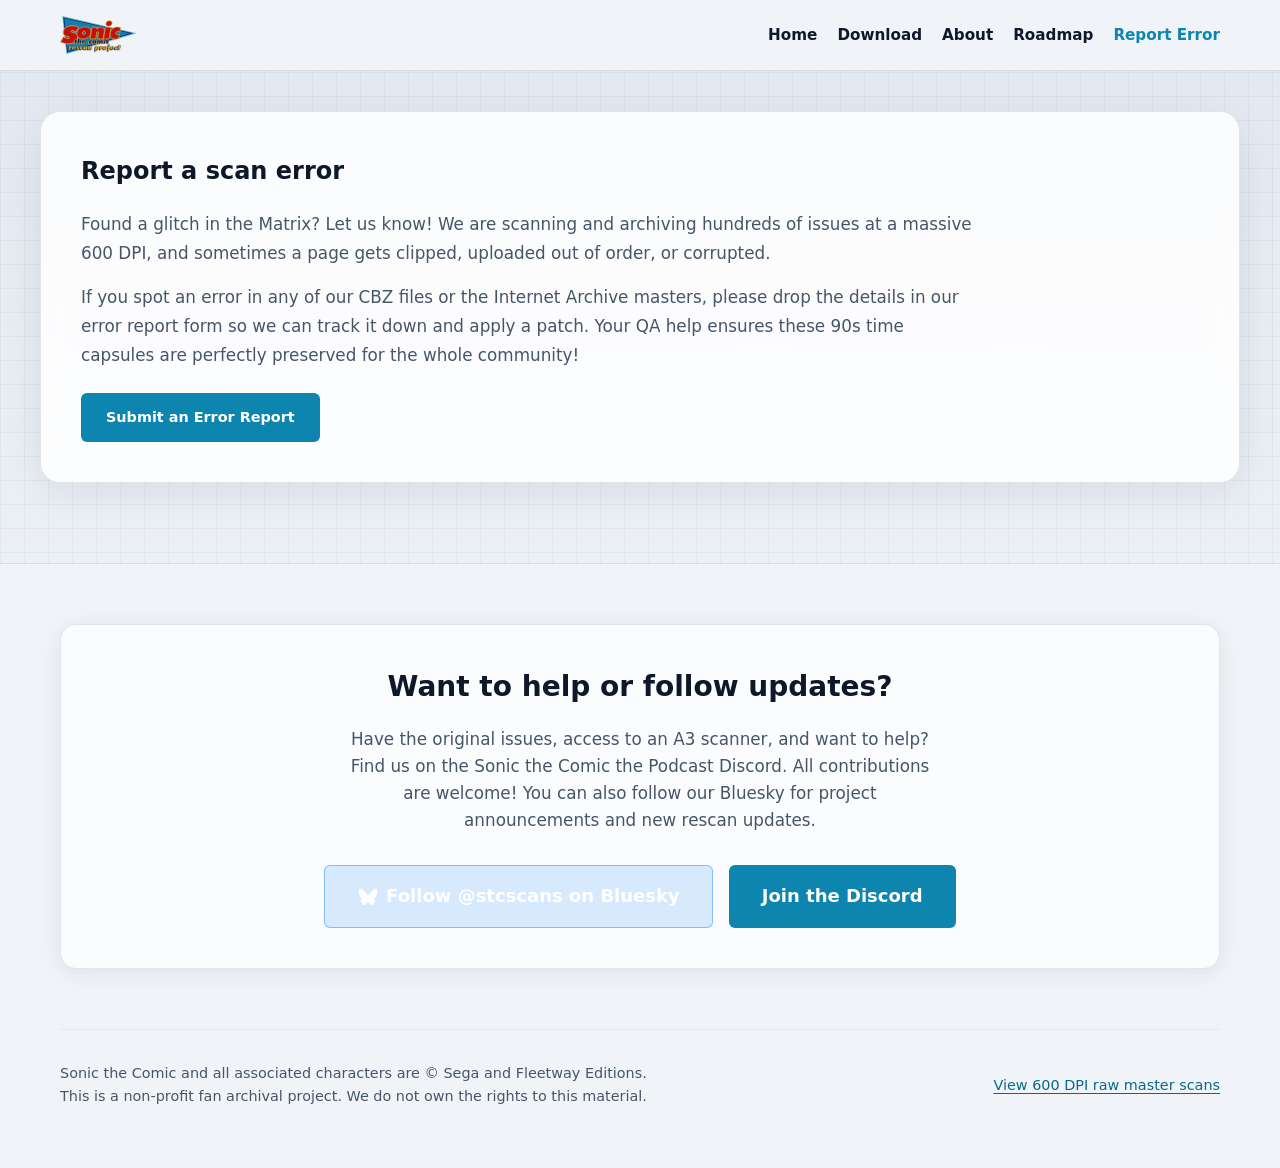
<file: error-report.html>
<!doctype html>
<html lang="en">
  <head>
    <meta charset="UTF-8" />
    <meta name="viewport" content="width=device-width, initial-scale=1.0" />

    <title>Report Scan Errors | Sonic the Comic Rescan Project</title>
    <meta name="title" content="Report Scan Errors | Sonic the Comic Rescan Project" />
    <meta name="description" content="Help us improve the Sonic the Comic archive! Report missing pages, scanning glitches, or file errors in our high-resolution CBZ downloads." />
    <meta name="keywords" content="sonic the comic, sonic the comic scans, stc scans, stc, fleetway sonic scans, fleetway editions, cbz downloads, retro gaming comics" />
    <meta name="author" content="Sonic the Comic Rescan Project" />
    <meta name="robots" content="index, follow" />
    
    <link rel="canonical" href="https://stcscans.zone/error-report.html" />

    <!-- Open Graph / Facebook -->
    <meta property="og:type" content="website" />
    <meta property="og:url" content="https://stcscans.zone/error-report.html" />
    <meta property="og:title" content="Report Scan Errors | Sonic the Comic Rescan Project" />
    <meta property="og:description" content="Help us improve the Sonic the Comic archive! Report missing pages, scanning glitches, or file errors in our high-resolution CBZ downloads." />
    <meta property="og:image" content="https://stcscans.zone/images/stc-example.png" />

    <!-- Twitter -->
    <meta name="twitter:card" content="summary_large_image" />
    <meta name="twitter:url" content="https://stcscans.zone/error-report.html" />
    <meta name="twitter:title" content="Report Scan Errors | Sonic the Comic Rescan Project" />
    <meta name="twitter:description" content="Help us improve the Sonic the Comic archive! Report missing pages, scanning glitches, or file errors in our high-resolution CBZ downloads." />
    <meta name="twitter:image" content="https://stcscans.zone/images/stc-example.png" />

    <meta name="theme-color" content="#060b14" />
    
    <!-- Schema.org JSON-LD -->
    <script type="application/ld+json">
    {
      "@context": "https://schema.org",
      "@type": "ContactPage",
      "name": "Report Scan Errors",
      "url": "https://stcscans.zone/error-report.html",
      "description": "Report missing pages or scanning glitches in the STC archive."
    }
    </script>
    <link rel="apple-touch-icon" sizes="180x180" href="images/apple-touch-icon.png" />
    <link rel="icon" type="image/png" sizes="32x32" href="images/favicon-32x32.png" />
    <link rel="icon" type="image/png" sizes="16x16" href="images/favicon-16x16.png" />
    <link rel="manifest" href="images/site.webmanifest" />

    <link rel="stylesheet" href="style.css" />
  </head>
  <body>
    <header class="site-header">
      <div class="container site-header-container">
        <a href="index.html" class="logo-link">
          <img src="images/stc-rp-logo.svg" alt="Sonic the Comic Rescan Project Logo" class="site-logo" />
        </a>
        <button class="hamburger-menu" id="hamburger-menu" aria-label="Toggle navigation">
          <span class="hamburger-bar"></span>
          <span class="hamburger-bar"></span>
          <span class="hamburger-bar"></span>
        </button>
        
        <nav class="site-nav">
          <ul>
            <li><a href="index.html">Home</a></li>
            <li><a href="downloads.html">Download</a></li>
            <li><a href="about.html">About</a></li>
            <li><a href="roadmap.html">Roadmap</a></li>
            <li><a class="active" href="error-report.html">Report Error</a></li>
          </ul>
        </nav>
      </div>
    </header>
    

    

    

    

    

    

    <main class="main-wrapper">
      

      

      <section class="content-panel container" id="error-report">
        <article class="project-info">
          <div class="info-block" id="report-error">
            <h3>Report a scan error</h3>
            <p>
              Found a glitch in the Matrix? Let us know! We are scanning and
              archiving hundreds of issues at a massive 600 DPI, and sometimes a
              page gets clipped, uploaded out of order, or corrupted.
            </p>
            <p>
              If you spot an error in any of our CBZ files or the Internet
              Archive masters, please drop the details in our error report form
              so we can track it down and apply a patch. Your QA help ensures
              these 90s time capsules are perfectly preserved for the whole
              community!
            </p>
            <div class="mt-24">
              <a
                href="https://forms.gle/SP5Fpo76kxp8Tmtn7"
                target="_blank"
                rel="noopener noreferrer"
                class="btn btn-primary btn-inline"
              >
                Submit an Error Report
              </a>
            </div>
          </div>

          
        </article>
      </section>
    </main>

    <button
      id="back-to-top"
      class="back-to-top"
      aria-label="Scroll back to top"
    >
      <span class="icon icon-arrow-up icon-lg"></span>
    </button>

    <footer>
      <div class="container footer-container">
        <div class="contact-box" id="contribute">
          <h3>Want to help or follow updates?</h3>
          <p>
            Have the original issues, access to an A3 scanner, and want to help?
            Find us on the Sonic the Comic the Podcast Discord. All
            contributions are welcome! You can also follow our Bluesky for
            project announcements and new rescan updates.
          </p>
          <div class="contact-actions">
            <a
              href="https://bsky.app/profile/stcscans.bsky.social"
              target="_blank"
              rel="noopener noreferrer"
              class="btn btn-primary btn-inline btn-large btn-bluesky"
            >
              <span class="icon icon-bluesky"></span> Follow @stcscans on
              Bluesky
            </a>
            <a
              href="https://discord.gg/Kw7cerWusg"
              target="_blank"
              rel="noopener noreferrer"
              class="btn btn-secondary btn-inline btn-large"
              >Join the Discord</a
            >
          </div>
        </div>

        <div class="footer-bottom">
          <p>
            Sonic the Comic and all associated characters are &copy; Sega and
            Fleetway Editions. This is a non-profit fan archival project. We do
            not own the rights to this material.
          </p>
          <a
            href="https://archive.org/details/@shoopkid/lists/1/sonic-the-comic---600-dpi?sort=date"
            target="_blank"
            rel="noopener noreferrer"
            >View 600 DPI raw master scans</a
          >
        </div>
      </div>
    </footer>

    <script src="script.js"></script>
  </body>
</html>
</file>
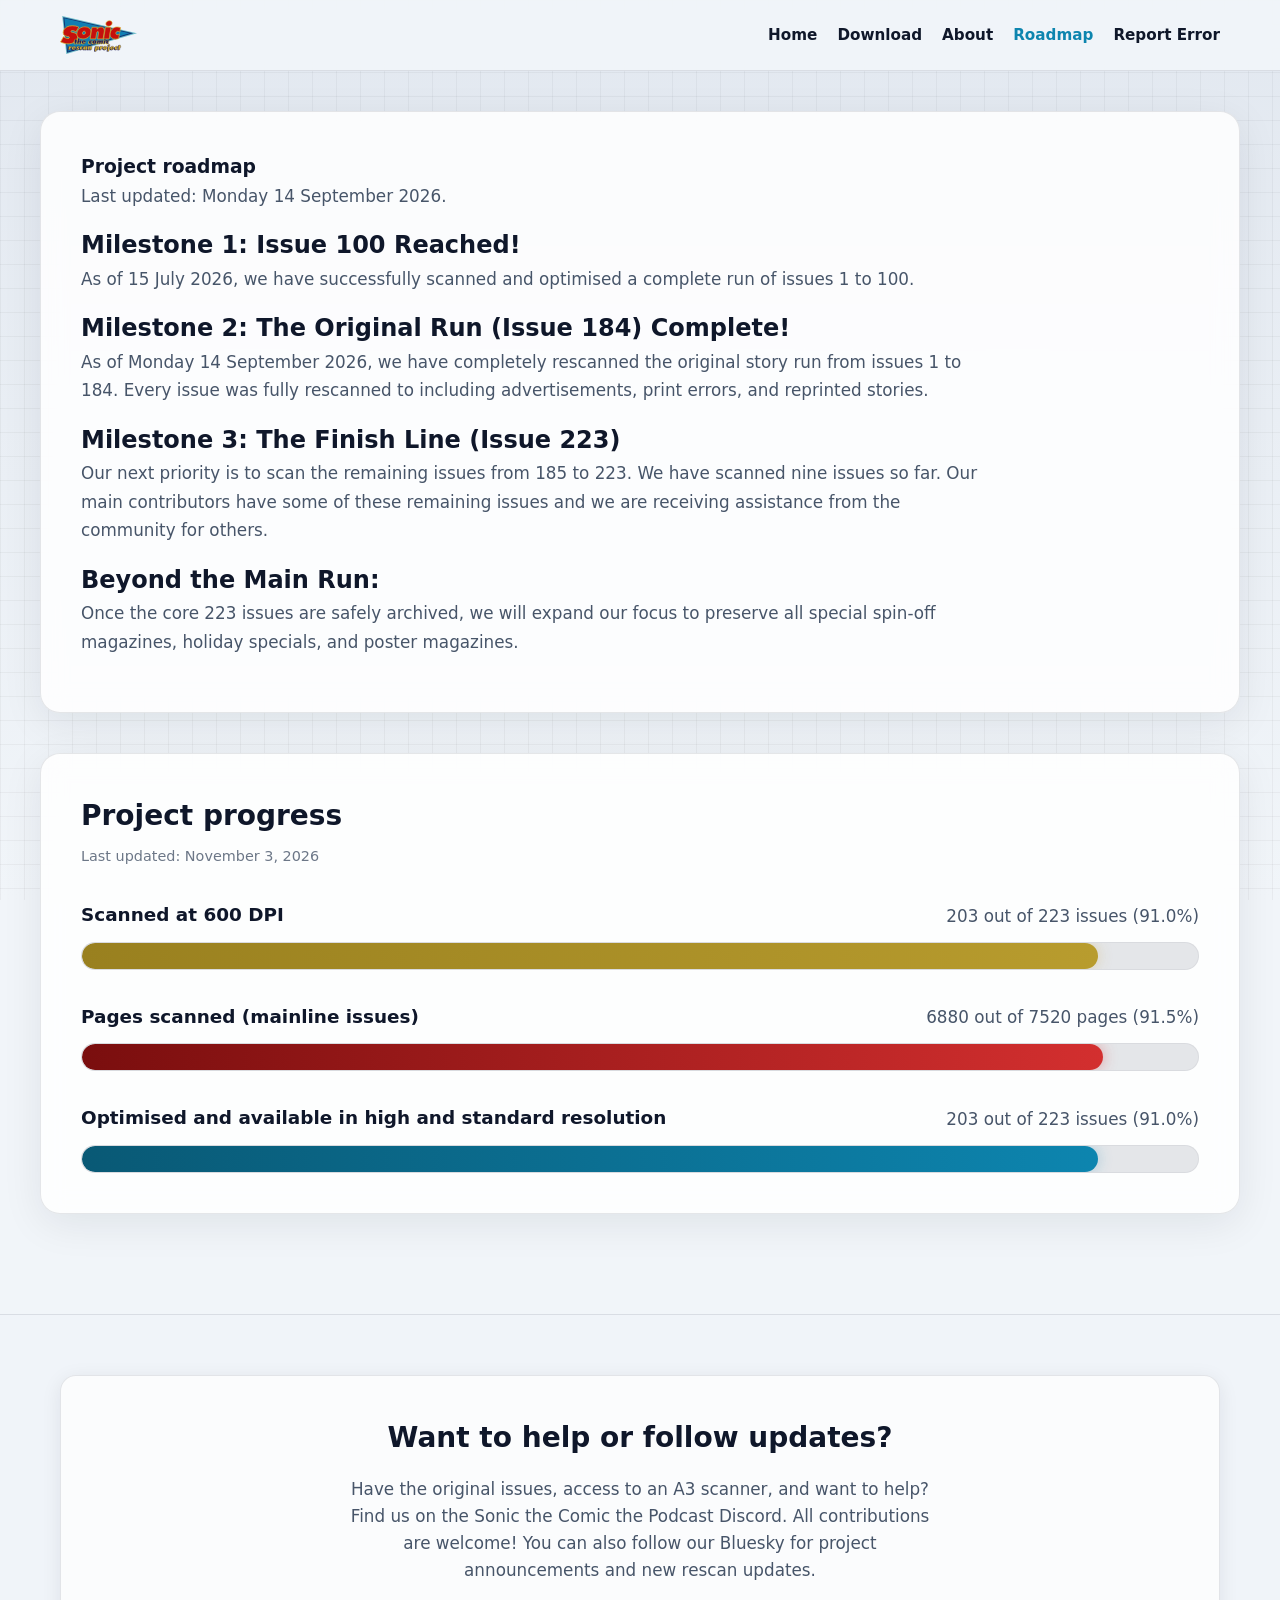
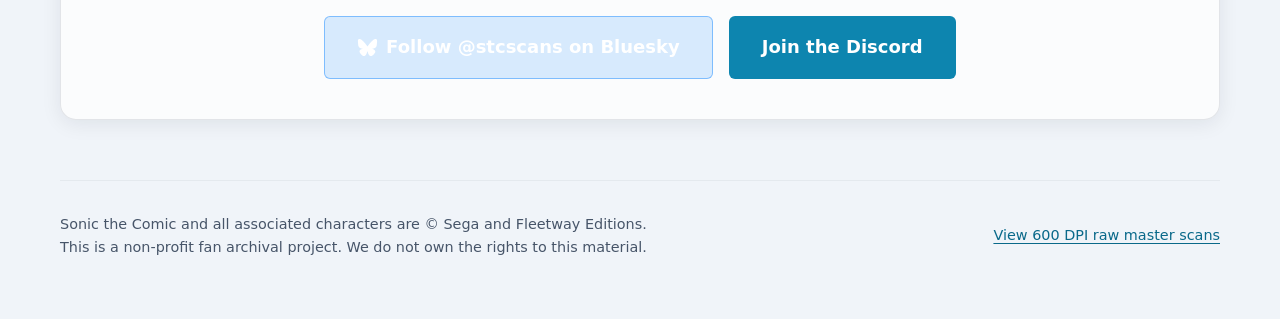
<file: roadmap.html>
<!doctype html>
<html lang="en">
  <head>
    <meta charset="UTF-8" />
    <meta name="viewport" content="width=device-width, initial-scale=1.0" />

    <title>Project Roadmap & Milestones | Sonic the Comic Rescan</title>
    <meta name="title" content="Project Roadmap & Milestones | Sonic the Comic Rescan" />
    <meta name="description" content="Track our scanning progress. We are working to rescan all 223 original issues and spin-off specials of Sonic the Comic at a crisp 600 DPI." />
    <meta name="keywords" content="sonic the comic, sonic the comic scans, stc scans, stc, fleetway sonic scans, fleetway editions, cbz downloads, retro gaming comics" />
    <meta name="author" content="Sonic the Comic Rescan Project" />
    <meta name="robots" content="index, follow" />
    
    <link rel="canonical" href="https://stcscans.zone/roadmap.html" />

    <!-- Open Graph / Facebook -->
    <meta property="og:type" content="website" />
    <meta property="og:url" content="https://stcscans.zone/roadmap.html" />
    <meta property="og:title" content="Project Roadmap & Milestones | Sonic the Comic Rescan" />
    <meta property="og:description" content="Track our scanning progress. We are working to rescan all 223 original issues and spin-off specials of Sonic the Comic at a crisp 600 DPI." />
    <meta property="og:image" content="https://stcscans.zone/images/stc-example.png" />

    <!-- Twitter -->
    <meta name="twitter:card" content="summary_large_image" />
    <meta name="twitter:url" content="https://stcscans.zone/roadmap.html" />
    <meta name="twitter:title" content="Project Roadmap & Milestones | Sonic the Comic Rescan" />
    <meta name="twitter:description" content="Track our scanning progress. We are working to rescan all 223 original issues and spin-off specials of Sonic the Comic at a crisp 600 DPI." />
    <meta name="twitter:image" content="https://stcscans.zone/images/stc-example.png" />

    <meta name="theme-color" content="#060b14" />
    
    <!-- Schema.org JSON-LD -->
    <script type="application/ld+json">
    {
      "@context": "https://schema.org",
      "@type": "WebPage",
      "name": "Project Roadmap & Milestones",
      "url": "https://stcscans.zone/roadmap.html",
      "description": "Track the progress of the Sonic the Comic Rescan Project."
    }
    </script>
    <link rel="apple-touch-icon" sizes="180x180" href="images/apple-touch-icon.png" />
    <link rel="icon" type="image/png" sizes="32x32" href="images/favicon-32x32.png" />
    <link rel="icon" type="image/png" sizes="16x16" href="images/favicon-16x16.png" />
    <link rel="manifest" href="images/site.webmanifest" />

    <link rel="stylesheet" href="style.css" />
  </head>
  <body>
    <header class="site-header">
      <div class="container site-header-container">
        <a href="index.html" class="logo-link">
          <img src="images/stc-rp-logo.svg" alt="Sonic the Comic Rescan Project Logo" class="site-logo" />
        </a>
        <button class="hamburger-menu" id="hamburger-menu" aria-label="Toggle navigation">
          <span class="hamburger-bar"></span>
          <span class="hamburger-bar"></span>
          <span class="hamburger-bar"></span>
        </button>
        
        <nav class="site-nav">
          <ul>
            <li><a href="index.html">Home</a></li>
            <li><a href="downloads.html">Download</a></li>
            <li><a href="about.html">About</a></li>
            <li><a class="active" href="roadmap.html">Roadmap</a></li>
            <li><a href="error-report.html">Report Error</a></li>
          </ul>
        </nav>
      </div>
    </header>
    

    

    

    

    

    

    

    <main class="main-wrapper">
      

      

      <section class="content-panel container" id="roadmap">
        <article class="project-info">
          <div class="info-block">
            <h1>Project roadmap</h1>
            <p>Last updated: Monday 14 September 2026.</p>
            <h2>Milestone 1: Issue 100 Reached!</h2>
            <p>
              As of 15 July 2026, we have successfully scanned and optimised a
              complete run of issues 1 to 100.
            </p>
            <h2>Milestone 2: The Original Run (Issue 184) Complete!</h2>
            <p>
              As of Monday 14 September 2026, we have completely rescanned the
              original story run from issues 1 to 184. Every issue was fully
              rescanned to including advertisements, print errors, and reprinted
              stories.
            </p>
            <h2>Milestone 3: The Finish Line (Issue 223)</h2>
            <p>
              Our next priority is to scan the remaining issues from 185 to 223.
              We have scanned nine issues so far. Our main contributors have
              some of these remaining issues and we are receiving assistance
              from the community for others.
            </p>
            <h2>Beyond the Main Run:</h2>
            <p>
              Once the core 223 issues are safely archived, we will expand our
              focus to preserve all special spin-off magazines, holiday
              specials, and poster magazines.
            </p>
          </div>

          
        </article>
      </section>
    <section class="progress-section container">
      <div class="progress-header">
        <h2>Project progress</h2>
        <p id="last-updated-text" class="last-updated">Last updated: ...</p>
      </div>

      <div class="progress-item">
        <div class="progress-labels">
          <span>Scanned at 600 DPI</span>
          <span id="scanned-progress-text">Calculating...</span>
        </div>
        <div class="progress-track" aria-hidden="true">
          <div
            class="progress-fill scanned-fill"
            id="scanned-progress-fill"
          ></div>
        </div>
      </div>

      <div class="progress-item">
        <div class="progress-labels">
          <span>Pages scanned (mainline issues)</span>
          <span id="pages-progress-text">Calculating...</span>
        </div>
        <div class="progress-track" aria-hidden="true">
          <div class="progress-fill pages-fill" id="pages-progress-fill"></div>
        </div>
      </div>

      <div class="progress-item">
        <div class="progress-labels">
          <span>Optimised and available in high and standard resolution</span>
          <span id="optimised-progress-text">Calculating...</span>
        </div>
        <div class="progress-track" aria-hidden="true">
          <div
            class="progress-fill optimised-fill"
            id="optimised-progress-fill"
          ></div>
        </div>
      </div>
    </section>
    </main>

    <button
      id="back-to-top"
      class="back-to-top"
      aria-label="Scroll back to top"
    >
      <span class="icon icon-arrow-up icon-lg"></span>
    </button>

    <footer>
      <div class="container footer-container">
        <div class="contact-box" id="contribute">
          <h3>Want to help or follow updates?</h3>
          <p>
            Have the original issues, access to an A3 scanner, and want to help?
            Find us on the Sonic the Comic the Podcast Discord. All
            contributions are welcome! You can also follow our Bluesky for
            project announcements and new rescan updates.
          </p>
          <div class="contact-actions">
            <a
              href="https://bsky.app/profile/stcscans.bsky.social"
              target="_blank"
              rel="noopener noreferrer"
              class="btn btn-primary btn-inline btn-large btn-bluesky"
            >
              <span class="icon icon-bluesky"></span> Follow @stcscans on
              Bluesky
            </a>
            <a
              href="https://discord.gg/Kw7cerWusg"
              target="_blank"
              rel="noopener noreferrer"
              class="btn btn-secondary btn-inline btn-large"
              >Join the Discord</a
            >
          </div>
        </div>

        <div class="footer-bottom">
          <p>
            Sonic the Comic and all associated characters are &copy; Sega and
            Fleetway Editions. This is a non-profit fan archival project. We do
            not own the rights to this material.
          </p>
          <a
            href="https://archive.org/details/@shoopkid/lists/1/sonic-the-comic---600-dpi?sort=date"
            target="_blank"
            rel="noopener noreferrer"
            >View 600 DPI raw master scans</a
          >
        </div>
      </div>
    </footer>

    <script src="script.js"></script>
  </body>
</html>
</file>
<file: style.css>
html, body {
  overflow-x: hidden;
}
/* ==========================================
   1. THEME VARIABLES
   ========================================== */

/* Default: Dark Mode */
:root {
  /* Modern Slate/Navy Backgrounds */
  --bg-color: #060b14;
  --gradient-top: #101c38;
  --gradient-bottom: #060b14;
  --grid-line: rgba(255, 255, 255, 0.03);

  /* Clean UI Panels */
  --panel-bg: rgba(15, 23, 42, 0.75);
  --panel-border: rgba(13, 133, 175, 0.2);
  --card-bg: rgba(30, 41, 59, 0.6);
  --border-color: rgba(255, 255, 255, 0.1);
  --border-light: rgba(255, 255, 255, 0.05);

  --footer-bg: rgba(6, 11, 20, 0.95);
  --contact-bg: rgba(15, 23, 42, 0.5);
  --track-bg: rgba(0, 0, 0, 0.6);
  --input-bg: rgba(15, 23, 42, 0.8);

  --shadow-color: rgba(0, 0, 0, 0.5);
  --shadow-heavy: rgba(0, 0, 0, 0.7);

  --text-main: #f8fafc;
  --text-muted: #94a3b8;

  /* Global Interactive Colors */
  --color-primary: #0d85af;
  --color-hover: #212968;
  --color-active: #debe3e;

  /* Button Specific Variables */
  --btn-bg: var(--color-primary);
  --btn-hover: var(--color-hover);
  --btn-active: var(--color-active);
  --btn-text: #ffffff;
  --btn-text-active: #000000;

  /* Text Accents & Outlines */
  --text-accent-1: #4fc3f7; /* Lighter blue for dark mode readability */
  --text-accent-2: var(--color-active);
  --input-focus-border: var(--color-primary);

  /* Glows */
  --focus-ring: rgba(13, 133, 175, 0.5);
  --glow-primary: rgba(13, 133, 175, 0.4);
  --glow-hover: rgba(33, 41, 104, 0.6);
  --glow-active: rgba(222, 190, 62, 0.4);
}

/* Automatic Light Mode Alternative */
@media (prefers-color-scheme: light) {
  :root {
    /* Bright, Crisp Slate Backgrounds */
    --bg-color: #f1f5f9;
    --gradient-top: #e2e8f0;
    --gradient-bottom: #f1f5f9;
    --grid-line: rgba(0, 0, 0, 0.04);

    /* Light UI Panels */
    --panel-bg: rgba(255, 255, 255, 0.85);
    --panel-border: rgba(15, 23, 42, 0.1);
    --card-bg: rgba(248, 250, 252, 0.9);
    --border-color: rgba(15, 23, 42, 0.1);
    --border-light: rgba(15, 23, 42, 0.05);

    --footer-bg: rgba(241, 245, 249, 0.95);
    --contact-bg: rgba(255, 255, 255, 0.7);
    --track-bg: rgba(15, 23, 42, 0.1);
    --input-bg: rgba(255, 255, 255, 0.9);

    --shadow-color: rgba(15, 23, 42, 0.08);
    --shadow-heavy: rgba(15, 23, 42, 0.15);

    --text-main: #0f172a;
    --text-muted: #475569;

    /* Global Interactive Colors */
    --color-primary: #0d85af;
    --color-hover: #1e255e; /* Slightly darker for light mode contrast */
    --color-active: #b89c2e; /* Darker gold for text readability */

    /* Button Specific Variables */
    --btn-bg: var(--color-primary);
    --btn-hover: var(--color-hover);
    --btn-active: #debe3e; /* Keep button gold bright */
    --btn-text: #ffffff;
    --btn-text-active: #000000;

    /* Text Accents & Outlines */
    --text-accent-1: #0a698a;
    --text-accent-2: var(--color-active);
    --input-focus-border: var(--color-primary);

    /* Glows */
    --focus-ring: rgba(13, 133, 175, 0.4);
    --glow-primary: rgba(13, 133, 175, 0.3);
    --glow-hover: rgba(30, 37, 94, 0.3);
    --glow-active: rgba(184, 156, 46, 0.3);
  }
}

/* ==========================================
   2. GLOBAL STYLES & TYPOGRAPHY
   ========================================== */

* {
  box-sizing: border-box;
  margin: 0;
  padding: 0;
}

html {
  scroll-behavior: smooth;
}

body {
  font-family:
    system-ui,
    -apple-system,
    BlinkMacSystemFont,
    "Segoe UI",
    Roboto,
    sans-serif;
  background-color: var(--bg-color);
  background-image:
    linear-gradient(var(--grid-line) 1px, transparent 1px),
    linear-gradient(90deg, var(--grid-line) 1px, transparent 1px),
    linear-gradient(to bottom, var(--gradient-top), var(--gradient-bottom));
  background-size:
    24px 24px,
    24px 24px,
    100% 100%;
  background-attachment: fixed;
  color: var(--text-main);
  line-height: 1.6;
  -webkit-font-smoothing: antialiased;
  display: flex;
  flex-direction: column;
  min-height: 100vh;
}

/* Global Hyperlinks */
a {
  color: var(--text-accent-1);
  text-decoration: underline;
  text-decoration-color: var(--text-accent-1);
  text-underline-offset: 3px;
  text-decoration-thickness: 1px;
  transition: all 0.2s ease;
}

a:hover {
  color: var(--color-hover);
  text-decoration-color: var(--color-hover);
}

/* Reusable Containers */
.container {
  max-width: 1200px;
  margin: 0 auto;
  padding: 0 20px;
  width: 100%;
}

/* ==========================================
   3. HERO SECTION
   ========================================== */

.hero {
  padding: 80px 0;
  margin-bottom: 20px;
}

.hero-container {
  display: flex;
  flex-direction: column;
  align-items: center;
  gap: 60px;
}

@media (min-width: 768px) {
  .hero-container {
    flex-direction: row;
    justify-content: space-between;
  }
}

.hero-content {
  flex: 1;
  text-align: center;
}

@media (min-width: 768px) {
  .hero-content {
    text-align: left;
  }
}

.hero-logo {
  width: 100%;
  max-width: 450px;
  height: auto;
  display: block;
  margin: 0 auto 12px auto;
  filter: drop-shadow(0 4px 12px var(--shadow-heavy));
}

@media (min-width: 768px) {
  .hero-logo {
    margin: 0 0 12px 0;
  }
}

.hero-subtitle {
  font-size: clamp(1.2rem, 3vw, 1.75rem);
  font-weight: 700;
  letter-spacing: 0.05em;
  color: var(--text-accent-1);
  margin-bottom: 24px;
  text-shadow: 0 0 12px var(--glow-primary);
  text-transform: uppercase;
}

.hero-content p {
  color: var(--text-muted);
  font-size: 1.125rem;
  max-width: 500px;
  margin: 0 auto 32px auto;
}

.hero-content p.lead {
  font-size: 1.35rem;
  color: var(--text-main);
  font-weight: 500;
  margin-bottom: 16px;
}

.hero-buttons {
  display: flex;
  gap: 16px;
  flex-wrap: wrap;
  justify-content: center;
}

@media (min-width: 768px) {
  .hero-buttons {
    justify-content: flex-start;
  }
  .hero-content p {
    margin: 0 0 32px 0;
  }
  .hero-content p.lead {
    margin: 0 0 16px 0;
  }
}

.hero-visual {
  flex: 1;
  display: flex;
  justify-content: center;
  width: 100%;
}

.hero-mockup {
  width: 100%;
  max-width: 600px;
  height: auto;
  aspect-ratio: 1500 / 1043;
  object-fit: contain;
  display: block;
  margin: 0 auto;
  filter: drop-shadow(0 20px 40px var(--shadow-heavy));
}

/* ==========================================
   4. PROGRESS BAR SECTION
   ========================================== */

.progress-section.container {
  background: var(--panel-bg);
  border: 1px solid var(--panel-border);
  border-radius: 20px;
  padding: 40px;
  margin-bottom: 60px;
  backdrop-filter: blur(12px);
  -webkit-backdrop-filter: blur(12px);
  box-shadow: 0 10px 40px var(--shadow-color);
}

.progress-header {
  margin-bottom: 32px;
}

.progress-header h2 {
  font-size: 1.75rem;
  font-weight: 700;
  color: var(--text-main);
}

.last-updated {
  color: var(--text-muted);
  font-size: 0.9rem;
  margin-top: 6px;
  font-weight: 500;
  opacity: 0.8;
}

.progress-item {
  margin-bottom: 32px;
}

.progress-item:last-child {
  margin-bottom: 0;
}

.progress-labels {
  display: flex;
  justify-content: space-between;
  align-items: flex-end;
  margin-bottom: 12px;
}

.progress-labels span:first-child {
  color: var(--text-main);
  font-weight: 600;
  font-size: 1.15rem;
}

.progress-labels span:last-child {
  color: var(--text-muted);
  font-weight: 500;
  font-size: 1.05rem;
}

.progress-track {
  width: 100%;
  height: 28px;
  background-color: var(--track-bg);
  border-radius: 14px;
  border: 1px solid var(--border-light);
  overflow: hidden;
}

.progress-fill {
  height: 100%;
  border-radius: 14px;
  transition: width 1.2s cubic-bezier(0.2, 0.8, 0.2, 1);
}

.scanned-fill {
  background: linear-gradient(90deg, #99801f, var(--color-active));
  box-shadow: 0 0 15px var(--glow-active);
}

.pages-fill {
  background: linear-gradient(90deg, #7a0e0e, #d32f2f);
  box-shadow: 0 0 15px rgba(211, 47, 47, 0.4);
}

.optimised-fill {
  background: linear-gradient(90deg, #095975, var(--color-primary));
  box-shadow: 0 0 15px var(--glow-primary);
}

@media (max-width: 600px) {
  .progress-section.container {
    padding: 24px 16px;
  }
  .progress-labels {
    flex-direction: column;
    align-items: flex-start;
    gap: 6px;
  }
}

/* ==========================================
   5. RESOLUTION INFO SECTION
   ========================================== */

.resolution-info {
  margin: 40px 0 60px 0;
}

.resolution-info .container {
  background: var(--panel-bg);
  border: 1px solid var(--panel-border);
  border-radius: 20px;
  padding: 40px;
  backdrop-filter: blur(12px);
  -webkit-backdrop-filter: blur(12px);
  box-shadow: 0 10px 40px var(--shadow-color);
}

.res-grid {
  display: grid;
  grid-template-columns: 1fr;
  gap: 24px;
}

@media (min-width: 768px) {
  .res-grid {
    grid-template-columns: 1fr 1fr;
  }
}

@media (min-width: 1024px) {
  .res-grid {
    grid-template-columns: repeat(3, 1fr);
  }
}

.res-card {
  background: var(--card-bg);
  border: 1px solid var(--border-color);
  border-radius: 12px;
  padding: 24px;
}

.res-card h3 {
  font-size: 1.35rem;
  font-weight: 700;
  margin-bottom: 12px;
  display: flex;
  align-items: center;
  gap: 8px;
}

.res-card.standard h3 {
  color: var(--text-accent-1);
}

.res-card.high h3 {
  color: var(--text-accent-2);
}

.res-card p {
  color: var(--text-muted);
  font-size: 1rem;
  margin-bottom: 16px;
}

.res-specs {
  list-style: none;
  font-size: 0.95rem;
  color: var(--text-main);
}

.res-specs li {
  margin-bottom: 8px;
  padding-bottom: 8px;
  border-bottom: 1px solid var(--border-light);
}

.res-specs li:last-child {
  border-bottom: none;
  margin-bottom: 0;
  padding-bottom: 0;
}

/* ==========================================
   6. MAIN CONTENT PANELS & HEADER
   ========================================== */

main.main-wrapper {
  flex: 1;
  display: flex;
  flex-direction: column;
  margin-bottom: 40px;
}

.content-panel {
  background: var(--panel-bg);
  border: 1px solid var(--panel-border);
  border-radius: 20px;
  padding: 40px;
  backdrop-filter: blur(12px);
  -webkit-backdrop-filter: blur(12px);
  box-shadow: 0 10px 40px var(--shadow-color);
  margin-bottom: 40px;
}

@media (max-width: 600px) {
  .content-panel {
    padding: 24px 16px;
  }
}

.section-header {
  display: flex;
  flex-direction: column;
  gap: 20px;
  margin-bottom: 32px;
  padding-bottom: 20px;
  border-bottom: 2px solid var(--border-color);
}

@media (min-width: 600px) {
  .section-header.filter-header {
    flex-direction: column;
    align-items: flex-start;
  }
  .section-header:not(.filter-header) {
    flex-direction: row;
    justify-content: space-between;
    align-items: flex-end;
  }
}

.section-title h2 {
  font-size: 1.85rem;
  font-weight: 700;
  color: var(--text-main);
  margin-bottom: 4px;
}

.section-title p {
  color: var(--text-accent-1);
  font-size: 1rem;
  font-weight: 500;
}

.controls-container {
  width: 100%;
}

.search-container {
  width: 100%;
  max-width: 380px;
}

.search-input {
  width: 100%;
  padding: 12px 16px;
  background-color: var(--input-bg);
  border: 1px solid var(--border-color);
  color: var(--text-main);
  border-radius: 8px;
  font-size: 1rem;
  outline: none;
  transition: all 0.2s ease;
}

.search-input::placeholder {
  color: var(--text-muted);
}

.search-input:focus {
  border-color: var(--input-focus-border);
  box-shadow: 0 0 0 3px var(--focus-ring);
}

/* ==========================================
   7. FILTERS & SORTING
   ========================================== */

.controls-container {
  display: flex;
  flex-direction: column;
  gap: 16px;
  width: 100%;
}

@media (min-width: 600px) {
  .controls-container {
    flex-direction: row;
    align-items: center;
    justify-content: space-between;
  }
}

.filters-container {
  display: flex;
  gap: 12px;
  width: 100%;
}

@media (min-width: 600px) {
  .filters-container {
    width: auto;
  }
}

.filter-select {
  padding: 10px 32px 10px 16px;
  background-color: var(--input-bg);
  border: 1px solid var(--border-color);
  color: var(--text-main);
  border-radius: 8px;
  font-size: 0.95rem;
  font-weight: 500;
  outline: none;
  cursor: pointer;
  appearance: none;
  background-image: url("data:image/svg+xml,%3Csvg width='12' height='12' viewBox='0 0 24 24' fill='none' stroke='%2394a3b8' stroke-width='2' stroke-linecap='round' stroke-linejoin='round'%3E%3Cpolyline points='6 9 12 15 18 9'%3E%3C/polyline%3E%3C/svg%3E");
  background-repeat: no-repeat;
  background-position: right 12px center;
  transition: all 0.2s ease;
  flex: 1;
}

@media (min-width: 600px) {
  .filter-select {
    flex: none;
    min-width: 140px;
  }
}

.filter-select:focus {
  border-color: var(--input-focus-border);
  box-shadow: 0 0 0 3px var(--focus-ring);
}

.filter-select:hover {
  border-color: var(--color-primary);
}

/* ==========================================
   8. ISSUE CARDS & GRID
   ========================================== */

.grid {
  display: grid;
  grid-template-columns: repeat(auto-fill, minmax(340px, 1fr));
  gap: 24px;
}

.empty-state {
  text-align: center;
  padding: 80px 20px;
  color: var(--text-muted);
  font-size: 1.125rem;
  background: var(--card-bg);
  border-radius: 12px;
  border: 1px dashed var(--border-color);
  grid-column: 1 / -1;
}

/* Card Component */
.card {
  background: var(--card-bg);
  border-radius: 12px;
  padding: 20px;
  border: 1px solid var(--border-color);
  transition:
    transform 0.2s cubic-bezier(0.4, 0, 0.2, 1),
    border-color 0.2s ease,
    box-shadow 0.2s ease;
  display: flex;
  flex-direction: row;
  gap: 20px;
}

.card.issue-card {
  cursor: pointer;
}

.issue-title-link {
  color: inherit;
  text-decoration: none;
  transition: color 0.15s ease;
}

.issue-title-link:hover {
  color: var(--text-accent-1);
}

.card:hover {
  transform: translateY(-4px);
  border-color: var(--color-primary);
  box-shadow:
    0 10px 20px var(--shadow-color),
    0 0 15px var(--glow-primary);
}

.card-left {
  flex: 0 0 120px;
}

.card-thumbnail {
  width: 100%;
  height: auto;
  aspect-ratio: 240 / 310;
  object-fit: cover;
  border-radius: 8px;
  background-color: #000;
  border: 1px solid var(--border-light);
  display: block;
}

.card-right {
  flex: 1;
  display: flex;
  flex-direction: column;
}

.card-header {
  margin-bottom: 16px;
}

.card-header h3 {
  font-size: 1.25rem;
  font-weight: 700;
  color: var(--text-main);
  margin-bottom: 4px;
  display: flex;
  align-items: center;
  justify-content: space-between;
}

.copy-link-btn {
  background: none;
  border: none;
  cursor: pointer;
  color: var(--text-muted);
  display: inline-flex;
  align-items: center;
  padding: 4px;
  border-radius: 4px;
  transition: color 0.2s ease;
}

.copy-link-btn:hover {
  color: var(--text-main);
}

.grid-error-message {
  color: var(--text-muted);
  grid-column: 1 / -1;
  text-align: center;
}

.card-header p {
  color: var(--text-muted);
  font-size: 0.9rem;
}

.card-header .issue-date {
  font-size: 0.85rem;
  color: var(--text-accent-1);
  margin-top: 2px;
  font-weight: 500;
}

@media (max-width: 400px) {
  .card {
    flex-direction: column;
  }
  .card-left {
    flex: none;
    width: 100%;
    max-width: 200px;
    margin: 0 auto;
  }
}

/* ==========================================
   9. BUTTONS
   ========================================== */

.btn-icon-group {
  display: flex;
  flex-wrap: wrap;
  gap: 8px;
  margin-top: auto;
}

.btn-icon {
  display: inline-flex;
  align-items: center;
  justify-content: center;
  padding: 6px 10px;
  border-radius: 6px;
  font-size: 0.8rem;
  font-weight: 700;
  letter-spacing: 0.05em;
  text-decoration: none !important;
  transition: all 0.15s cubic-bezier(0.4, 0, 0.2, 1);
  outline: none;
  cursor: pointer;
  border: 1px solid transparent;
}

/* ==========================================
   ICON SYSTEM (FONTAWESOME SVG ASSETS)
   ========================================== */

.icon {
  display: inline-block;
  width: 1em;
  height: 1em;
  background-color: currentColor;
  -webkit-mask-size: contain;
  mask-size: contain;
  -webkit-mask-repeat: no-repeat;
  mask-repeat: no-repeat;
  -webkit-mask-position: center;
  mask-position: center;
  vertical-align: -0.15em;
  flex-shrink: 0;
}

/* Legacy direct icon classes */
.icon-download,
.icon-link {
  display: inline-block;
  width: 13px;
  height: 13px;
  margin-right: 6px;
  background-color: currentColor;
  -webkit-mask-size: contain;
  mask-size: contain;
  -webkit-mask-repeat: no-repeat;
  mask-repeat: no-repeat;
  -webkit-mask-position: center;
  mask-position: center;
  vertical-align: -0.15em;
  flex-shrink: 0;
}

.icon-arrow-left {
  -webkit-mask-image: url("images/icons/arrow-left-solid-full.svg");
  mask-image: url("images/icons/arrow-left-solid-full.svg");
}

.icon-arrow-right {
  -webkit-mask-image: url("images/icons/arrow-right-solid-full.svg");
  mask-image: url("images/icons/arrow-right-solid-full.svg");
}

.icon-arrow-up {
  -webkit-mask-image: url("images/icons/arrow-up-solid-full.svg");
  mask-image: url("images/icons/arrow-up-solid-full.svg");
}

.icon-bluesky {
  -webkit-mask-image: url("images/icons/bluesky-brands-solid-full.svg");
  mask-image: url("images/icons/bluesky-brands-solid-full.svg");
}

.icon-book-open {
  -webkit-mask-image: url("images/icons/book-open-solid-full.svg");
  mask-image: url("images/icons/book-open-solid-full.svg");
}

.icon-book {
  -webkit-mask-image: url("images/icons/book-solid-full.svg");
  mask-image: url("images/icons/book-solid-full.svg");
}

.icon-calendar {
  -webkit-mask-image: url("images/icons/calendar-solid-full.svg");
  mask-image: url("images/icons/calendar-solid-full.svg");
}

.icon-check {
  -webkit-mask-image: url("images/icons/check-solid-full.svg");
  mask-image: url("images/icons/check-solid-full.svg");
}

.icon-coins {
  -webkit-mask-image: url("images/icons/coins-solid-full.svg");
  mask-image: url("images/icons/coins-solid-full.svg");
}

.icon-download {
  -webkit-mask-image: url("images/icons/download.svg");
  mask-image: url("images/icons/download.svg");
}

.icon-headphones {
  -webkit-mask-image: url("images/icons/headphones-solid-full.svg");
  mask-image: url("images/icons/headphones-solid-full.svg");
}

.icon-info {
  -webkit-mask-image: url("images/icons/info-solid-full.svg");
  mask-image: url("images/icons/info-solid-full.svg");
}

.icon-link {
  -webkit-mask-image: url("images/icons/link.svg");
  mask-image: url("images/icons/link.svg");
}

.icon-play {
  -webkit-mask-image: url("images/icons/play-solid-full.svg");
  mask-image: url("images/icons/play-solid-full.svg");
}

.icon-share {
  -webkit-mask-image: url("images/icons/share-solid-full.svg");
  mask-image: url("images/icons/share-solid-full.svg");
}

.icon-external {
  -webkit-mask-image: url("images/icons/up-right-from-square-solid-full.svg");
  mask-image: url("images/icons/up-right-from-square-solid-full.svg");
}

/* Icon Sizing Modifiers */
.icon-sm {
  width: 0.85em;
  height: 0.85em;
}

.icon-md {
  width: 1.15em;
  height: 1.15em;
}

.icon-lg {
  width: 1.4em;
  height: 1.4em;
}

.icon-xl {
  width: 1.75em;
  height: 1.75em;
}

/* Icon Color Modifiers */
.icon-success {
  color: #22c55e !important;
}

/* Ensures all buttons ignore global link styles */
.btn {
  display: inline-flex;
  align-items: center;
  justify-content: center;
  text-align: center;
  padding: 10px 12px;
  border-radius: 6px;
  font-size: 0.9rem;
  font-weight: 600;
  text-decoration: none !important;
  transition: all 0.15s cubic-bezier(0.4, 0, 0.2, 1);
  outline: none;
  cursor: pointer;
  border: 1px solid transparent;
}

.btn:focus-visible,
.btn-icon:focus-visible {
  box-shadow: 0 0 0 3px var(--focus-ring);
}

.btn-inline {
  width: fit-content;
  padding: 12px 24px;
}

.btn-large {
  font-size: 1.125rem;
  padding: 16px 32px;
}

.btn:focus-visible {
  box-shadow: 0 0 0 3px var(--focus-ring);
}

.btn:active {
  transform: scale(0.95);
}

.btn-primary,
.btn-secondary {
  background-color: var(--btn-bg);
  color: var(--btn-text) !important;
}

.btn-primary:hover,
.btn-secondary:hover {
  background-color: var(--btn-hover);
  transform: translateY(-2px);
  box-shadow: 0 4px 15px var(--glow-hover);
}

.btn-primary:active,
.btn-secondary:active {
  background-color: var(--btn-active);
  color: var(--btn-text-active) !important;
  box-shadow: 0 0 5px var(--glow-active);
}

.btn-icon.sd {
  background-color: rgba(13, 133, 175, 0.1);
  color: var(--color-primary);
  border-color: rgba(13, 133, 175, 0.3);
}

.btn-icon.hd {
  background-color: rgba(222, 190, 62, 0.1);
  color: var(--color-active);
  border-color: rgba(222, 190, 62, 0.3);
}

.btn-icon.raw {
  background-color: rgba(255, 255, 255, 0.05);
  color: var(--text-muted);
  border-color: var(--border-light);
  border-style: dashed;
}

.btn-icon:hover {
  transform: translateY(-2px);
}

.btn-icon.sd:hover {
  background-color: var(--color-primary);
  color: #fff;
  box-shadow: 0 4px 10px var(--glow-primary);
}

.btn-icon.hd:hover {
  background-color: var(--color-active);
  color: #000;
  box-shadow: 0 4px 10px var(--glow-active);
}

.btn-icon.raw:hover {
  background-color: rgba(255, 255, 255, 0.15);
  color: var(--text-main);
}

/* Floating Back to Top Button */
.back-to-top {
  position: fixed;
  bottom: 30px;
  right: 30px;
  background-color: var(--color-primary);
  color: #fff;
  width: 50px;
  height: 50px;
  border-radius: 50%;
  border: none;
  cursor: pointer;
  box-shadow: 0 4px 15px var(--shadow-heavy);
  opacity: 0;
  visibility: hidden;
  transition: all 0.3s cubic-bezier(0.4, 0, 0.2, 1);
  z-index: 999;
  display: flex;
  align-items: center;
  justify-content: center;
}

.back-to-top.visible {
  opacity: 1;
  visibility: visible;
}

.back-to-top:hover {
  background-color: var(--color-hover);
  transform: translateY(-4px);
}

/* ==========================================
   10. INFO & PRIVACY STATEMENTS
   ========================================== */

.project-info {
  width: 100%;
}

.info-block {
  margin-bottom: 40px;
}

.info-block:last-child {
  margin-bottom: 0;
}

.info-block h3 {
  font-size: 1.5rem;
  font-weight: 700;
  margin-bottom: 20px;
  color: var(--text-main);
}

.info-block p {
  color: var(--text-muted);
  font-size: 1.05rem;
  line-height: 1.7;
  margin-bottom: 16px;
  max-width: 900px;
}

.info-block .warning {
  color: var(--text-accent-2);
  font-weight: 600;
}

/* ==========================================
   11. FOOTER
   ========================================== */

footer {
  background-color: var(--footer-bg);
  border-top: 1px solid var(--border-color);
  margin-top: auto;
  position: relative;
  z-index: 10;
}

.footer-container {
  padding: 60px 20px;
}

.contact-box {
  background-color: var(--contact-bg);
  border-radius: 16px;
  padding: 40px;
  text-align: center;
  margin-bottom: 60px;
  border: 1px solid var(--border-color);
  box-shadow: 0 4px 20px var(--shadow-color);
}

.contact-box h3 {
  font-size: 1.75rem;
  margin-bottom: 16px;
  font-weight: 700;
  color: var(--text-main);
}

.contact-box p {
  color: var(--text-muted);
  margin-bottom: 32px;
  max-width: 600px;
  margin-left: auto;
  margin-right: auto;
  font-size: 1.05rem;
}

.contact-box .btn-secondary {
  margin: 0;
}

.contact-actions {
  display: flex;
  flex-wrap: wrap;
  align-items: center;
  justify-content: center;
  gap: 16px;
}

.btn-bluesky {
  display: inline-flex;
  align-items: center;
  gap: 8px;
  background: rgba(18, 133, 254, 0.15);
  color: #38bdf8;
  border: 1px solid rgba(18, 133, 254, 0.45);
}

.btn-bluesky:hover {
  background: #1185fe;
  color: #ffffff;
  border-color: #1185fe;
  box-shadow: 0 4px 18px rgba(18, 133, 254, 0.45);
  transform: translateY(-2px);
}

.btn-bluesky .icon {
  width: 1.15em;
  height: 1.15em;
}

.footer-bottom {
  display: flex;
  flex-direction: column;
  gap: 16px;
  align-items: center;
  text-align: center;
  border-top: 1px solid var(--border-light);
  padding-top: 32px;
}

@media (min-width: 600px) {
  .footer-bottom {
    flex-direction: row;
    justify-content: space-between;
    text-align: left;
  }
}

.footer-bottom p {
  color: var(--text-muted);
  font-size: 0.9rem;
  max-width: 600px;
}

.footer-bottom a {
  font-size: 0.9rem;
  font-weight: 500;
}

/* QoL Features: Skeleton & Highlight */

.card-left {
  position: relative;
  align-self: flex-start; /* Prevent stretching */
  background: linear-gradient(
    90deg,
    var(--card-bg) 25%,
    var(--panel-bg) 50%,
    var(--card-bg) 75%
  );
  background-size: 200% 100%;
  animation: loading 1.5s infinite;
}

@keyframes loading {
  0% {
    background-position: 200% 0;
  }
  100% {
    background-position: -200% 0;
  }
}

img.card-thumbnail {
  transition: opacity 0.4s ease-in;
  opacity: 1;
}

img.card-thumbnail.skeleton {
  opacity: 0;
}

/* For anchor highlighting */
.highlight {
  outline: 2px solid var(--color-primary);
  box-shadow: 0 0 15px var(--glow-primary);
  transition:
    outline 0.3s ease-out,
    box-shadow 0.3s ease-out;
}

/* Utility & Cleaned Inline Styles */
.bulk-download-section {
  margin-top: 40px;
  margin-bottom: 40px;
}
.bulk-download-panel {
  text-align: center;
  margin-bottom: 0;
}
.bulk-download-title {
  font-size: 2rem;
  margin-bottom: 12px;
  color: var(--text-main);
}
.bulk-download-text {
  color: var(--text-muted);
  margin-bottom: 32px;
  font-size: 1.15rem;
  max-width: 800px;
  margin-inline: auto;
}
.bulk-download-grid {
  display: flex;
  flex-wrap: wrap;
  justify-content: center;
  gap: 16px;
}
.btn-bulk-download {
  flex-direction: column;
  padding: 16px 32px;
  flex: 1 1 200px;
  max-width: 250px;
}
.btn-bulk-title {
  font-weight: 700;
  font-size: 1.2rem;
  display: flex;
  align-items: center;
  justify-content: center;
}
.btn-bulk-size {
  font-size: 0.85rem;
  opacity: 0.8;
  margin-top: 6px;
  font-weight: normal;
}
.icon-download-large {
  width: 16px;
  height: 16px;
  margin-right: 8px;
}

.mb-24 {
  margin-bottom: 24px;
}
.mt-24 {
  margin-top: 24px;
}
.mt-16 {
  margin-top: 16px;
}
.w-100 {
  width: 100%;
}

.empty-state {
  text-align: center;
  margin-top: 32px;
}

.progress-fill {
  width: 0%;
}

.res-card h3 span.res-muted {
  font-size: 0.85em;
  color: var(--text-muted);
  font-weight: 500;
}

/* ==========================================
   16. DEDICATED ISSUE DETAIL PAGE
   ========================================== */

.issue-page-header {
  background: var(--footer-bg);
  border-bottom: 1px solid var(--border-color);
  padding: 16px 0;
  backdrop-filter: blur(12px);
  -webkit-backdrop-filter: blur(12px);
  position: sticky;
  top: 0;
  z-index: 100;
}

.issue-page-nav {
  display: flex;
  align-items: center;
  justify-content: space-between;
  gap: 16px;
}

.issue-nav-logo {
  height: 38px;
  width: auto;
  display: block;
}

.btn-back {
  display: inline-flex;
  align-items: center;
  gap: 8px;
  padding: 8px 16px;
  background: var(--card-bg);
  border: 1px solid var(--border-color);
  color: var(--text-main);
  border-radius: 8px;
  font-size: 0.95rem;
  font-weight: 600;
  text-decoration: none;
  transition: all 0.2s ease;
}

.btn-back:hover {
  background: var(--color-primary);
  border-color: var(--color-primary);
  color: #ffffff !important;
  transform: translateX(-3px);
}

.issue-detail-wrapper {
  padding: 48px 0 64px 0;
  min-height: calc(100vh - 350px);
}

/* Loading & Error States */
.issue-loading-state {
  text-align: center;
  padding: 80px 20px;
}

.issue-loading-spinner {
  display: inline-block;
  width: 44px;
  height: 44px;
  border: 4px solid var(--border-color);
  border-top-color: var(--color-primary);
  border-radius: 50%;
  animation: spin 0.8s linear infinite;
}

.issue-loading-text {
  margin-top: 16px;
  color: var(--text-muted);
  font-size: 1.1rem;
}

.issue-error-state {
  display: none;
  padding: 60px 20px;
}

.issue-error-title {
  font-size: 1.75rem;
  color: var(--text-main);
  margin-bottom: 12px;
}

.issue-error-desc {
  color: var(--text-muted);
  margin-bottom: 24px;
}

/* Initial hidden states for dynamically toggled issue page elements */

#issue-date-container,
#issue-price-container {
  display: inline-flex;
}
#issue-contents-container,
#issue-context-section,
#comic-reader-section,
#pager-prev-spacer {
  display: block;
}
#btn-read-online,
#dl-raw,
#podcast-link,
#wiki-btn,
#pager-prev,
#pager-next {
  display: flex;
}

.issue-detail-card {
  background: var(--panel-bg);
  border: 1px solid var(--panel-border);
  border-radius: 20px;
  padding: 40px;
  backdrop-filter: blur(12px);
  -webkit-backdrop-filter: blur(12px);
  box-shadow: 0 10px 40px var(--shadow-color);
  display: flex;
  flex-direction: column;
  gap: 36px;
}

@media (max-width: 900px) {
  .issue-detail-card {
    padding: 24px;
    gap: 28px;
  }
}

/* Top Half: Cover and Info (Title, Date, Description, Read Online Action) */
.issue-card-top {
  display: grid;
  grid-template-columns: 320px 1fr;
  gap: 48px;
  align-items: start;
}

@media (max-width: 900px) {
  .issue-card-top {
    grid-template-columns: 1fr;
    gap: 32px;
  }
}

.issue-cover-container {
  display: flex;
  flex-direction: column;
  align-items: center;
  gap: 12px;
}

.issue-detail-cover {
  width: 100%;
  max-width: 320px;
  aspect-ratio: 240 / 310;
  object-fit: cover;
  border-radius: 12px;
  border: 1px solid var(--border-color);
  box-shadow: 0 12px 32px var(--shadow-heavy);
  background-color: #000;
}

.issue-cover-caption {
  font-size: 0.85rem;
  color: var(--text-muted);
  text-align: center;
  line-height: 1.4;
  max-width: 320px;
}

.issue-info-content {
  display: flex;
  flex-direction: column;
}

.issue-badge {
  display: inline-flex;
  align-items: center;
  gap: 6px;
  align-self: flex-start;
  padding: 5px 14px;
  border-radius: 20px;
  background: rgba(13, 133, 175, 0.15);
  border: 1px solid var(--panel-border);
  color: var(--text-accent-1);
  font-size: 0.8rem;
  font-weight: 700;
  letter-spacing: 0.05em;
  text-transform: uppercase;
  margin-bottom: 12px;
}

.issue-badge.special {
  background: rgba(222, 190, 62, 0.15);
  border-color: rgba(222, 190, 62, 0.3);
  color: var(--text-accent-2);
}

.issue-detail-title {
  font-size: 2.4rem;
  font-weight: 800;
  color: var(--text-main);
  line-height: 1.15;
  margin: 0 0 12px 0;
  letter-spacing: -0.02em;
}

@media (max-width: 600px) {
  .issue-detail-title {
    font-size: 1.85rem;
  }
}

.issue-meta-row {
  display: flex;
  flex-direction: column;
  align-items: flex-start;
  gap: 8px;
  margin-bottom: 24px;
}

.issue-meta-date,
.issue-meta-price {
  display: inline-flex;
  align-items: center;
  gap: 8px;
  color: var(--text-muted);
  font-size: 1rem;
  font-weight: 500;
}

.issue-meta-date svg,
.issue-meta-date .icon,
.issue-meta-price svg,
.issue-meta-price .icon {
  color: var(--text-accent-1);
}

.issue-description {
  font-size: 1.05rem;
  line-height: 1.65;
  color: var(--text-muted);
  margin-bottom: 24px;
}

/* Issue Contents Section */
.issue-contents-container {
  margin-top: 4px;
  margin-bottom: 24px;
}

.issue-contents-heading {
  font-size: 1.15rem;
  font-weight: 700;
  color: var(--text-main);
  margin: 0 0 12px 0;
  display: flex;
  align-items: center;
  gap: 10px;
}

.issue-contents-heading .icon {
  color: var(--text-accent-1);
  width: 1.1em;
  height: 1.1em;
}

.issue-contents-list {
  list-style: none;
  padding: 0;
  margin: 0;
  display: flex;
  flex-direction: column;
  gap: 8px;
}

.issue-contents-list li {
  position: relative;
  padding-left: 20px;
  font-size: 0.98rem;
  line-height: 1.5;
  color: var(--text-muted);
}

.issue-contents-list li::before {
  content: "";
  position: absolute;
  left: 4px;
  top: 0.55em;
  width: 6px;
  height: 6px;
  border-radius: 50%;
  background-color: var(--color-primary);
}

/* Read Online Action Button (Immediately Under Description) */
.issue-read-action {
  margin-top: 4px;
}

.issue-read-action .btn-issue-action {
  display: inline-flex;
  width: auto;
  padding: 13px 24px;
}

@media (max-width: 600px) {
  .issue-read-action .btn-issue-action {
    display: flex;
    width: 100%;
    justify-content: center;
  }
}

/* Bottom Half: Left Column Downloads, Right Column Contextual Links */
.issue-card-bottom {
  display: grid;
  grid-template-columns: 1fr 1fr;
  gap: 28px;
  align-items: stretch;
  border-top: 1px solid var(--border-light);
  padding-top: 32px;
}

@media (max-width: 850px) {
  .issue-card-bottom {
    grid-template-columns: 1fr;
    gap: 24px;
  }
}

.issue-card-bottom .issue-downloads-section {
  background: var(--card-bg);
  border: 1px solid var(--border-color);
  border-radius: 14px;
  padding: 24px;
  margin-bottom: 0;
  height: 100%;
  display: flex;
  flex-direction: column;
}

.issue-bottom-right-col {
  display: flex;
  flex-direction: column;
  gap: 16px;
  height: 100%;
}

.issue-bottom-right-col .issue-downloads-section {
  background: var(--card-bg);
  border: 1px solid var(--border-color);
  border-radius: 14px;
  padding: 24px;
  margin-bottom: 0;
  flex: 1;
}

.issue-downloads-title {
  font-size: 1.15rem;
  font-weight: 700;
  color: var(--text-main);
  margin-bottom: 6px;
  display: flex;
  align-items: center;
  gap: 10px;
}

.issue-downloads-title .icon {
  color: var(--text-accent-1);
  width: 1.1em;
  height: 1.1em;
}

.issue-downloads-note {
  font-size: 0.9rem;
  color: var(--text-muted);
  margin-bottom: 18px;
}

.issue-downloads-grid {
  display: flex;
  flex-direction: column;
  gap: 12px;
}

/* Unified Solid Blue Action Buttons (Downloads, Podcast, Wiki) */
.btn-issue-action {
  display: flex;
  align-items: center;
  gap: 14px;
  width: 100%;
  padding: 15px 22px;
  border-radius: 10px;
  background-color: var(--color-primary);
  color: #ffffff !important;
  font-size: 1.05rem;
  font-weight: 700;
  text-decoration: none !important;
  border: 1px solid rgba(255, 255, 255, 0.12);
  box-shadow: 0 4px 14px rgba(13, 133, 175, 0.3);
  transition: all 0.2s cubic-bezier(0.4, 0, 0.2, 1);
  cursor: pointer;
}

.btn-issue-action .icon {
  width: 22px;
  height: 22px;
  flex-shrink: 0;
  background-color: #ffffff;
}

.btn-issue-action:hover {
  background-color: #1198c6;
  border-color: rgba(255, 255, 255, 0.3);
  box-shadow: 0 6px 20px rgba(13, 133, 175, 0.45);
  transform: translateY(-2px);
  color: #ffffff !important;
}

.btn-issue-action:active {
  transform: scale(0.99);
}

@media (max-width: 480px) {
  .btn-issue-action {
    padding: 13px 16px;
    font-size: 0.95rem;
    gap: 12px;
  }
  .btn-issue-action .icon {
    width: 20px;
    height: 20px;
  }
}

/* Share Issue Box */
.issue-share-box {
  display: flex;
  align-items: center;
  margin-top: auto;
  padding-top: 4px;
}

.btn-share-link {
  display: inline-flex;
  align-items: center;
  gap: 10px;
  background: transparent;
  border: 1px solid var(--border-color);
  color: var(--text-muted);
  padding: 10px 18px;
  border-radius: 8px;
  font-size: 0.9rem;
  font-weight: 600;
  cursor: pointer;
  transition: all 0.2s ease;
}

.btn-share-link .icon {
  width: 16px;
  height: 16px;
  background-color: currentColor;
}

.btn-share-link:hover {
  border-color: var(--color-primary);
  color: var(--text-main);
  background: rgba(13, 133, 175, 0.12);
}

/* Issue Pager (Previous / Next Navigation) */
.issue-pager {
  margin-top: 36px;
  display: grid;
  grid-template-columns: 1fr 1fr;
  gap: 16px;
}

@media (max-width: 600px) {
  .issue-pager {
    grid-template-columns: 1fr;
  }
}

.pager-card {
  background: var(--panel-bg);
  border: 1px solid var(--panel-border);
  border-radius: 12px;
  padding: 16px 20px;
  display: flex;
  flex-direction: column;
  text-decoration: none;
  transition: all 0.2s ease;
}

.pager-card:hover {
  border-color: var(--color-primary);
  background: var(--card-bg);
  transform: translateY(-2px);
  box-shadow: 0 6px 20px var(--shadow-color);
}

.pager-card.next {
  text-align: right;
  align-items: flex-end;
}

.pager-direction {
  font-size: 0.8rem;
  text-transform: uppercase;
  letter-spacing: 0.05em;
  color: var(--text-accent-1);
  font-weight: 700;
  margin-bottom: 4px;
  display: flex;
  align-items: center;
  gap: 4px;
}

.pager-title {
  font-size: 1.05rem;
  font-weight: 700;
  color: var(--text-main);
}

/* ==========================================
   17. ONLINE COMIC READER (INTERNET ARCHIVE)
   ========================================== */

.comic-reader-section {
  margin-top: 40px;
  background: var(--panel-bg);
  border: 1px solid var(--panel-border);
  border-radius: 20px;
  padding: 32px;
  backdrop-filter: blur(12px);
  -webkit-backdrop-filter: blur(12px);
  box-shadow: 0 10px 40px var(--shadow-color);
  transition:
    box-shadow 0.4s ease,
    border-color 0.4s ease;
}

.comic-reader-section.reader-highlight {
  border-color: var(--color-primary);
  box-shadow: 0 0 35px var(--glow-primary);
}

@media (max-width: 600px) {
  .comic-reader-section {
    padding: 20px 16px;
    border-radius: 16px;
  }
}

.comic-reader-header {
  display: flex;
  align-items: center;
  justify-content: space-between;
  margin-bottom: 20px;
  flex-wrap: wrap;
  gap: 12px;
}

.comic-reader-title {
  font-size: 1.4rem;
  font-weight: 700;
  color: var(--text-main);
  display: flex;
  align-items: center;
  gap: 10px;
  margin: 0;
}

.comic-reader-title svg,
.comic-reader-title .icon {
  color: var(--text-accent-1);
}

.comic-reader-actions {
  display: flex;
  align-items: center;
  gap: 12px;
}

.comic-reader-action-btn {
  display: inline-flex;
  align-items: center;
  gap: 6px;
  background: rgba(13, 133, 175, 0.12);
  border: 1px solid rgba(13, 133, 175, 0.3);
  color: var(--text-accent-1);
  font-size: 0.9rem;
  font-weight: 600;
  font-family: inherit;
  line-height: 1.5;
  padding: 6px 14px;
  border-radius: 8px;
  cursor: pointer;
  transition: all 0.2s ease;
  text-decoration: none;
}

.comic-reader-action-btn:hover {
  background: var(--color-primary);
  border-color: var(--color-primary);
  color: #ffffff !important;
  transform: translateY(-1px);
  box-shadow: 0 4px 12px rgba(13, 133, 175, 0.35);
}

.comic-reader-action-btn .icon {
  width: 14px;
  height: 14px;
  background-color: currentColor;
}

.comic-reader-frame-container {
  position: relative;
  width: 100%;
  aspect-ratio: 16 / 10;
  min-height: 520px;
  max-height: 800px;
  border-radius: 12px;
  overflow: hidden;
  background: #000000;
  border: 1px solid var(--border-color);
  box-shadow: 0 8px 30px var(--shadow-heavy);
}

@media (max-width: 900px) {
  .comic-reader-frame-container {
    aspect-ratio: 4 / 3;
    min-height: 480px;
  }
}

@media (max-width: 600px) {
  .comic-reader-frame-container {
    aspect-ratio: unset;
    height: 70vh;
    min-height: 400px;
  }
}

.comic-reader-iframe {
  position: absolute;
  top: -40px;
  left: 0;
  width: 100%;
  height: calc(100% + 40px);
  border: 0;
}

/* Fullscreen Reader Mode */
.comic-reader-frame-container:fullscreen,
.comic-reader-frame-container:-webkit-full-screen {
  width: 100vw !important;
  height: 100vh !important;
  max-height: none !important;
  min-height: none !important;
  border-radius: 0 !important;
  border: none !important;
  background: #000000 !important;
  margin: 0 !important;
  padding: 0 !important;
}

.comic-reader-frame-container:fullscreen .comic-reader-iframe,
.comic-reader-frame-container:-webkit-full-screen .comic-reader-iframe {
  top: -40px;
  height: calc(100% + 40px);
}

.comic-reader-exit-float {
  display: none;
  position: absolute;
  top: 16px;
  right: 16px;
  z-index: 1000;
  background: rgba(0, 0, 0, 0.8);
  backdrop-filter: blur(8px);
  -webkit-backdrop-filter: blur(8px);
  color: #ffffff;
  border: 1px solid rgba(255, 255, 255, 0.3);
  border-radius: 20px;
  padding: 8px 16px;
  font-size: 0.85rem;
  font-weight: 700;
  cursor: pointer;
  box-shadow: 0 4px 16px rgba(0, 0, 0, 0.6);
  transition: all 0.2s ease;
}

.comic-reader-exit-float:hover {
  background: var(--color-primary);
  border-color: #ffffff;
  transform: scale(1.04);
}

.comic-reader-frame-container:fullscreen .comic-reader-exit-float,
.comic-reader-frame-container:-webkit-full-screen .comic-reader-exit-float {
  display: inline-flex;
  align-items: center;
}

.hidden {
  display: none !important;
}

/* Gallery Modal */
.gallery-modal {
  padding: 0;
  border: none;
  background: transparent;
  max-width: 95vw;
  max-height: 95vh;
  margin: auto;
  border-radius: 8px;
  overflow: visible;
}
.gallery-modal::backdrop {
  background-color: rgba(0, 0, 0, 0.85);
  backdrop-filter: blur(4px);
  -webkit-backdrop-filter: blur(4px);
}
.gallery-modal-content {
  position: relative;
  display: flex;
  justify-content: center;
  align-items: center;
}
.gallery-modal-content img {
  max-width: 100%;
  max-height: 90vh;
  object-fit: contain;
  border-radius: 8px;
  box-shadow: 0 4px 20px rgba(0, 0, 0, 0.5);
  display: block;
}
.gallery-close-btn {
  position: absolute;
  top: -15px;
  right: -15px;
  background: var(--color-primary);
  color: white;
  border: 2px solid white;
  border-radius: 50%;
  width: 40px;
  height: 40px;
  cursor: pointer;
  box-shadow: 0 2px 10px rgba(0, 0, 0, 0.3);
  display: flex;
  justify-content: center;
  align-items: center;
  transition: transform 0.2s;
  z-index: 10;
}
.gallery-close-btn:hover {
  transform: scale(1.1);
}

.gallery-close-btn .icon {
  background-color: white;
  width: 20px;
  height: 20px;
}

/* Icons */
.icon-maximize {
  -webkit-mask-image: url("images/icons/maximize-solid-full.svg");
  mask-image: url("images/icons/maximize-solid-full.svg");
}

.icon-internet-archive {
  -webkit-mask-image: url("images/icons/internet-archive-brands-solid-full.svg");
  mask-image: url("images/icons/internet-archive-brands-solid-full.svg");
}

.icon-magnifying-glass-plus {
  -webkit-mask-image: url("images/icons/magnifying-glass-plus-solid-full.svg");
  mask-image: url("images/icons/magnifying-glass-plus-solid-full.svg");
}

.icon-xmark {
  -webkit-mask-image: url("images/icons/xmark-solid-full.svg");
  mask-image: url("images/icons/xmark-solid-full.svg");
}

/* Hover overlay for the cover wrapper */
.issue-cover-image-wrapper {
  position: relative;
  display: inline-block;
  cursor: pointer;
  transition:
    transform 0.3s ease,
    box-shadow 0.3s ease;
  border-radius: 8px;
}
.issue-cover-image-wrapper:hover {
  transform: scale(1.02);
  box-shadow: 0 12px 32px rgba(0, 0, 0, 0.4);
}

.issue-cover-overlay {
  position: absolute;
  top: 0;
  left: 0;
  right: 0;
  bottom: 0;
  background-color: rgba(0, 0, 0, 0.5);
  display: flex;
  align-items: center;
  justify-content: center;
  opacity: 0;
  transition: opacity 0.3s ease;
  border-radius: inherit; /* Matches wrapper border-radius */
  pointer-events: none; /* Let clicks pass through to the wrapper */
}

.issue-cover-overlay .icon {
  background-color: white;
  width: 48px;
  height: 48px;
  transform: scale(0.5);
  transition: transform 0.3s ease;
}

.issue-cover-image-wrapper:hover .issue-cover-overlay {
  opacity: 1;
}

.issue-cover-image-wrapper:hover .issue-cover-overlay .icon {
  transform: scale(1);
}

/* Reset image styling inside wrapper to fit correctly */
.issue-cover-image-wrapper img {
  display: block;
  border-radius: inherit;
}

@keyframes spin {
  to {
    transform: rotate(360deg);
  }
}
#issue-content {
  display: block;
}
/* Faux Fullscreen Fallback for iOS/Mobile */
.comic-reader-frame-container.faux-fullscreen {
  position: fixed !important;
  top: 0 !important;
  left: 0 !important;
  z-index: 99999 !important;
  width: 100vw !important;
  height: 100vh !important;
  max-height: none !important;
  min-height: none !important;
  border-radius: 0 !important;
  border: none !important;
  background: #000000 !important;
  margin: 0 !important;
  padding: 0 !important;
}

.comic-reader-frame-container.faux-fullscreen .comic-reader-iframe {
  top: -40px;
  height: calc(100% + 40px);
}

.comic-reader-frame-container.faux-fullscreen .comic-reader-exit-float {
  display: inline-flex;
  align-items: center;
}

body.faux-fullscreen-active {
  overflow: hidden !important;
}

/* ==========================================
   SITE NAVIGATION
   ========================================== */
.site-header {
  background: var(--footer-bg);
  border-bottom: 1px solid var(--border-color);
  padding: 16px 0;
  backdrop-filter: blur(12px);
  -webkit-backdrop-filter: blur(12px);
  position: sticky;
  top: 0;
  z-index: 100;
}

.site-header-container {
  display: flex;
  align-items: center;
  justify-content: space-between;
  gap: 16px;
  flex-wrap: wrap;
}

.site-logo {
  height: 38px;
  width: auto;
  display: block;
  transition: opacity 0.2s;
}

.site-logo:hover {
  opacity: 0.8;
}

.site-nav ul {
  list-style: none;
  display: flex;
  gap: 20px;
  margin: 0;
  padding: 0;
  flex-wrap: wrap;
}

.site-nav a {
  color: var(--text-main);
  text-decoration: none;
  font-weight: 600;
  font-size: 0.95rem;
  transition: color 0.2s;
}

.site-nav a:hover,
.site-nav a.active {
  color: var(--color-primary);
}

/* Hamburger Menu Button */
.hamburger-menu {
  display: none;
  background: none;
  border: none;
  cursor: pointer;
  padding: 8px;
  z-index: 1000;
  flex-direction: column;
  gap: 5px;
}

.hamburger-bar {
  display: block;
  width: 25px;
  height: 3px;
  background-color: var(--text-main);
  border-radius: 3px;
  transition: all 0.3s ease-in-out;
}



@media (max-width: 768px) {
  .site-header-container {
    flex-direction: row;
    align-items: center;
    justify-content: space-between;
  }
  
  .hamburger-menu {
    display: flex;
  }

  .site-nav {
    position: fixed;
    top: 0;
    right: 0;
    transform: translateX(100%);
    visibility: hidden;
    width: 260px;
    height: 100vh;
    background: #060b14;
    border-left: 1px solid var(--border-color);
    box-shadow: -5px 0 15px rgba(0, 0, 0, 0.5);
    z-index: 999;
    padding: 80px 20px 20px;
    transition: transform 0.3s ease-in-out, visibility 0.3s ease-in-out;
    overflow-y: auto;
  }

  body.nav-open .site-nav {
    transform: translateX(0);
    visibility: visible;
  }

  .site-nav ul {
    flex-direction: column;
    gap: 20px;
  }

  .site-nav a {
    font-size: 1.1rem;
    display: block;
    padding: 10px 0;
    border-bottom: 1px solid rgba(255, 255, 255, 0.05);
  }

  /* Hamburger Animation */
  body.nav-open .hamburger-bar:nth-child(1) {
    transform: translateY(8px) rotate(45deg);
  }
  body.nav-open .hamburger-bar:nth-child(2) {
    opacity: 0;
  }
  body.nav-open .hamburger-bar:nth-child(3) {
    transform: translateY(-8px) rotate(-45deg);
  }
}

/* Add top spacing for pages without hero banners */
body > .site-header + section,
body > .site-header + main {
  margin-top: 40px;
}

body.nav-open {
  overflow: hidden;
  height: 100vh;
  touch-action: none;
}
body.nav-open .site-nav {
  touch-action: auto;
}
/* Mobile Drawer Overlay via Pseudo-Element */
body::after {
  content: "";
  display: block;
  position: fixed;
  top: 0;
  left: 0;
  width: 100vw;
  height: 100vh;
  background: rgba(0, 0, 0, 0.6);
  backdrop-filter: blur(5px);
  -webkit-backdrop-filter: blur(5px);
  z-index: 9000;
  opacity: 0;
  visibility: hidden;
  transition: opacity 0.3s ease, visibility 0.3s ease;
  pointer-events: none;
}

body.nav-open::after {
  opacity: 1;
  visibility: visible;
  pointer-events: auto;
}



body.nav-open .site-header {
  z-index: 9999;
}
body.nav-open .site-logo {
  filter: blur(4px) brightness(0.5);
  pointer-events: none;
}

html:has(body.nav-open) {
  overflow: hidden;
}

/* Search Page Styles */
.search-page-title {
  margin-bottom: 20px;
  color: var(--text-main);
}
.search-meta-group {
  margin-top: 15px;
}
.search-meta-text {
  color: var(--text-2);
  font-size: 14px;
}
</file>
